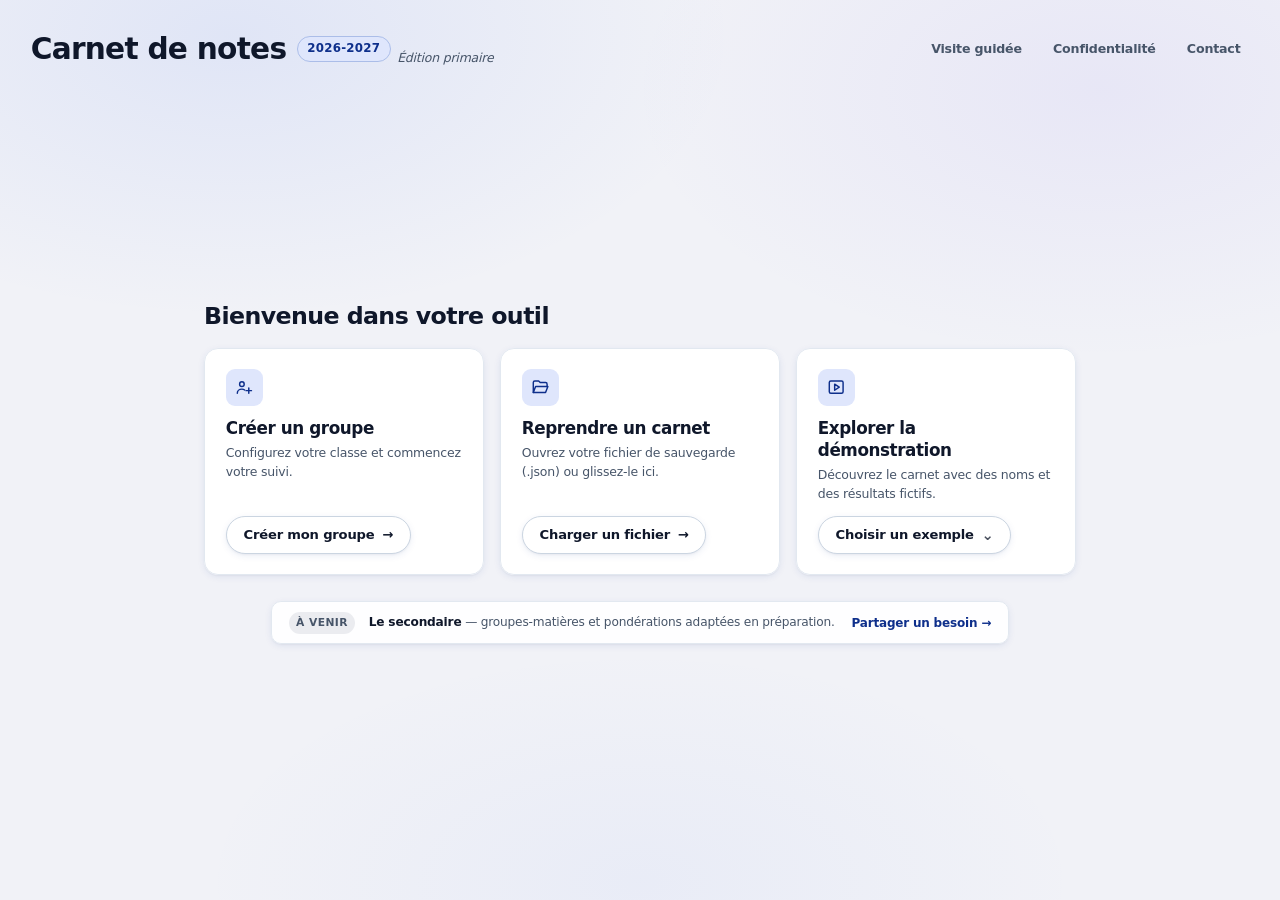
<file: index.html>
<!DOCTYPE html>
<html lang="fr" class="design-studio no-active-group">
<head>
  <meta charset="UTF-8" />
  <meta name="viewport" content="width=device-width, initial-scale=1.0" />
  <meta http-equiv="Content-Security-Policy" content="default-src 'self'; script-src 'self'; style-src 'self' 'unsafe-inline'; img-src 'self' data: blob:; font-src 'self' data:; frame-src 'self'; connect-src 'none'; object-src 'none'; base-uri 'self'; form-action 'self'">
  <meta name="referrer" content="no-referrer" />
  <title>Carnet de notes - 2026/2027</title>
  <script src="carnet-test/js/init-theme.js"></script>
  <script src="echelles-niveaux.js"></script>
  <link rel="stylesheet" href="carnet-test/css/tailwind.css">
  <link rel="stylesheet" href="carnet-test/css/base.css">
  <link rel="stylesheet" href="carnet-test/css/design.css">
  <link rel="stylesheet" href="carnet-test/css/fonctionnalites.css">
  <link rel="stylesheet" href="carnet-test/css/studio.css">
  <link rel="stylesheet" href="carnet-test/css/test.css">
  <link rel="stylesheet" href="carnet-test/css/tutoriel-erika.css">
  <script src="carnet-test/js/demarrage.js" defer></script>
  <script src="carnet-test/js/demarrage-evenements.js" defer></script>
  <script src="carnet-test/vendor/xlsx.bundle.js" defer></script>
</head>
<body class="min-h-screen flex flex-col">
  <aside class="test-sidebar no-print" aria-label="Navigation principale">
    <button id="btnSidebarBrandHome" type="button" class="test-sidebar-brand" title="Retourner à la page principale" aria-label="Carnet de notes 2026-2027 — Retourner à la page principale">
      <span class="brand-heading">Carnet de notes</span>
      <span class="brand-year">2026-2027</span>
    </button>
    <div class="test-sidebar-sections">
      <section class="test-sidebar-section">
        <nav class="test-sidebar-nav" aria-label="Tableau de bord">
          <button id="btnSidebarDashboard" type="button" aria-pressed="false">
            <svg class="hdr-ico" viewBox="0 0 24 24" fill="none" stroke="currentColor" stroke-width="1.9" stroke-linecap="round" stroke-linejoin="round" aria-hidden="true"><rect x="3" y="3" width="7" height="7" rx="1.5"/><rect x="14" y="3" width="7" height="7" rx="1.5"/><rect x="3" y="14" width="7" height="7" rx="1.5"/><rect x="14" y="14" width="7" height="7" rx="1.5"/></svg>
            <span id="sidebarDashboardLabel">Bilan de classe</span>
            <span id="sidebarDashboardBadge" class="sidebar-dash-badge hidden" aria-hidden="true"></span>
          </button>
        </nav>
        <div class="test-sidebar-heading sidebar-legacy-group">
          <h2 id="sidebarGroupLabel" class="test-sidebar-label">Groupe</h2>
          <button id="sidebarSingleGroup" type="button" class="test-single-group">Créer un groupe</button>
          <select id="headerGroupSelect" class="hidden" aria-label="Groupe actif" title="Changer de groupe"></select>
          <div class="test-group-actions">
            <button id="btnSidebarGroupMenu" type="button" aria-label="Options des groupes" aria-expanded="false" aria-controls="sidebarGroupMenu" title="Ajouter un groupe">+</button>
            <div id="sidebarGroupMenu" class="test-group-menu hidden">
              <button id="btnSidebarNewGroup" type="button">Créer un groupe</button>
            </div>
          </div>
        </div>
        <nav id="testClassNavigation" class="test-sidebar-nav" aria-label="Groupe et élèves">
          <button id="btnSidebarGroupChoice" type="button" aria-haspopup="menu" aria-expanded="false" aria-controls="sidebarChoiceMenu">
            <svg class="hdr-ico" viewBox="0 0 24 24" fill="none" stroke="currentColor" stroke-width="2" stroke-linecap="round" stroke-linejoin="round" aria-hidden="true"><rect x="3" y="5" width="18" height="15" rx="2"/><path d="M3 9h18M8 3v4M16 3v4"/></svg>
            <span>Groupe</span><span id="sidebarActiveGroup" class="sidebar-active-group"></span><span aria-hidden="true">▾</span>
          </button>
        </nav>
      </section>
      <section class="test-sidebar-section">
        <h2 class="test-sidebar-label">Étape et bulletin</h2>
        <p id="sidebarTermEmpty" class="test-subject-empty hidden">Aucun groupe créé</p>
        <nav id="testTermNavigation" class="test-sidebar-nav" aria-label="Étapes"></nav>
        <nav id="testReportNavigation" class="test-sidebar-nav" aria-label="Bulletin"></nav>
      </section>
      <section class="test-sidebar-section">
        <h2 class="test-sidebar-label">Matières</h2>
        <nav id="testSubjectNavigation" aria-label="Matières et compétences">
          <div id="subjectSubTabsContainer" class="hidden no-print flex flex-wrap items-center gap-1.5" aria-label="Compétences de la matière"></div>
        </nav>
      </section>
    </div>
    <nav class="test-sidebar-footer test-sidebar-nav" aria-label="Informations et aide">
      <button id="btnErikaGuide" type="button" title="Afficher les repères d’Erika pour cette page">
        <svg class="hdr-ico" viewBox="0 0 24 24" fill="none" stroke="currentColor" stroke-width="1.9" stroke-linecap="round" stroke-linejoin="round" aria-hidden="true"><circle cx="12" cy="12" r="9"/><path d="M9.75 9.5a2.35 2.35 0 0 1 4.55.8c0 1.4-2.3 1.85-2.3 3.2"/><path d="M12 16.8h.01"/></svg>
        <span>Guide d’Erika</span>
      </button>
      <a class="feedback-link" href="mailto:support@carnetdenotes.ca?subject=Suggestion%20pour%20Carnet%20de%20notes" title="Écrire à Carnet de notes">
        <svg class="hdr-ico" viewBox="0 0 24 24" fill="none" stroke="currentColor" stroke-width="2" stroke-linecap="round" stroke-linejoin="round" aria-hidden="true"><rect x="3" y="5" width="18" height="14" rx="2"/><path d="m3 7 9 6 9-6"/></svg>
        <span>Contact</span>
      </a>
      <button id="btnReferences" type="button" title="Informations et sources pédagogiques">
        <svg class="hdr-ico" viewBox="0 0 24 24" fill="none" stroke="currentColor" stroke-width="2" stroke-linecap="round" aria-hidden="true"><circle cx="12" cy="12" r="9"/><path d="M12 11v5M12 8h.01"/></svg>
        <span>Informations et sources</span>
      </button>
      <button id="btnPrivacyPolicy" type="button" class="sidebar-privacy-link">
        <svg class="hdr-ico" viewBox="0 0 24 24" fill="none" stroke="currentColor" stroke-width="1.8" stroke-linecap="round" stroke-linejoin="round" aria-hidden="true"><path d="M12 3 5 6v5c0 4.6 2.8 8.1 7 10 4.2-1.9 7-5.4 7-10V6l-7-3Z"/><path d="m9.2 12 1.8 1.8 3.8-4"/></svg>
        <span>Politique de confidentialité</span>
      </button>
    </nav>
  </aside>
  <div id="sidebarChoiceMenu" class="sidebar-choice-menu hidden no-print" role="menu" aria-label="Choisir un groupe"></div>

  <!-- TOP HEADER (ERGONOMIC, ZERO HORIZONTAL OVERFLOW AT ANY WIDTH) -->
  <header class="test-topbar bg-slate-900 text-white sticky top-0 z-30 shadow-md no-print w-full">
    <div class="site-layout max-w-7xl mx-auto px-3 sm:px-5 py-2.5 flex flex-col gap-2">
      <!-- Row 1: Brand Title + Étape Switcher (Shifted left with Bulletin global at the end of Étape 3) -->
      <div class="flex flex-wrap items-center justify-between gap-3">
        <div class="test-original-brand flex items-baseline gap-2">
          <h1 class="brand-title text-lg sm:text-2xl font-extrabold text-white tracking-tight leading-none">
            Carnet de notes
          </h1>
          <span class="brand-title text-xs sm:text-sm font-extrabold px-2 py-0.5 rounded-md bg-indigo-500/25 border border-indigo-400/40 text-indigo-200">
            2026-2027
          </span>
        </div>

        <!-- ÉTAPE 1, 2, 3 + BULLETIN GLOBAL -->
        <div class="flex flex-wrap items-center gap-2 sm:mr-6">
          <button id="btnNavStudentsTop" type="button" class="px-3 py-1 rounded-lg text-xs font-semibold transition cursor-pointer text-slate-300 hover:text-white hover:bg-slate-800 border border-slate-700 flex items-center gap-1" title="Gérer les élèves, leur niveau et leurs adaptations">
            <svg class="hdr-ico ico-students" viewBox="0 0 24 24" fill="none" stroke="currentColor" stroke-width="2" stroke-linecap="round" stroke-linejoin="round" aria-hidden="true"><circle cx="9" cy="8" r="3.2"/><path d="M3 20c0-3.3 2.7-5.5 6-5.5s6 2.2 6 5.5"/><circle cx="17.2" cy="9.2" r="2.4"/><path d="M16.5 14.6c2.6.2 4.5 2 4.5 4.9"/></svg>
            <span id="sidebarStudentsLabel">Élève(s)</span>
            <span id="headerStudentCount" class="rounded-full bg-slate-700 px-1.5 py-0.5 text-[10px] font-bold">0</span>
          </button>
          <div id="studentSearchPopover" class="test-student-search" role="search">
            <button id="btnStudentSearch" type="button" aria-label="Aller à un(e) élève" title="Aller à un(e) élève">
              <svg viewBox="0 0 24 24" fill="none" stroke="currentColor" stroke-width="2.2" stroke-linecap="round" aria-hidden="true"><circle cx="11" cy="11" r="7"/><path d="M20 20l-3.5-3.5"/></svg>
            </button>
            <input id="headerStudentSearch" type="text" autocomplete="off" role="combobox" aria-autocomplete="list" aria-expanded="false" aria-controls="studentSearchDropdown" aria-label="Aller à un(e) élève" placeholder="Aller à un(e) élève">
            <div id="studentSearchDropdown" class="student-search-dropdown hidden" role="listbox" aria-label="Élèves correspondants"></div>
            <div id="studentSearchMessage" aria-live="polite"></div>
          </div>
          <div class="flex items-center bg-slate-800 p-0.5 rounded-xl border border-slate-700">
            <button type="button" data-term="1" class="term-btn px-3 py-1 rounded-lg text-xs font-bold transition cursor-pointer bg-indigo-600 text-white"><svg class="subject-icon term-icon" viewBox="0 0 24 24" fill="none" stroke="currentColor" stroke-width="1.8" stroke-linecap="round" stroke-linejoin="round" aria-hidden="true"><circle cx="12" cy="12" r="8"/><path d="M12 12V4a8 8 0 0 1 6.93 12z" fill="currentColor" fill-opacity=".35"/></svg><span>Étape 1</span></button>
            <button type="button" data-term="2" class="term-btn px-3 py-1 rounded-lg text-xs font-semibold transition cursor-pointer text-slate-300 hover:text-white"><svg class="subject-icon term-icon" viewBox="0 0 24 24" fill="none" stroke="currentColor" stroke-width="1.8" stroke-linecap="round" stroke-linejoin="round" aria-hidden="true"><circle cx="12" cy="12" r="8"/><path d="M12 12V4a8 8 0 1 1-6.93 12z" fill="currentColor" fill-opacity=".35"/></svg><span>Étape 2</span></button>
            <button type="button" data-term="3" class="term-btn px-3 py-1 rounded-lg text-xs font-semibold transition cursor-pointer text-slate-300 hover:text-white"><svg class="subject-icon term-icon" viewBox="0 0 24 24" fill="none" stroke="currentColor" stroke-width="1.8" stroke-linecap="round" stroke-linejoin="round" aria-hidden="true"><circle cx="12" cy="12" r="8" fill="currentColor" fill-opacity=".35"/><path d="m8.5 12 2.5 2.5 4.5-5"/></svg><span>Étape 3</span></button>
            <div class="h-4 w-px bg-slate-700 mx-1"></div>
            <button id="btnNavGlobalReport" type="button" class="px-3 py-1 rounded-lg text-xs font-bold transition cursor-pointer text-amber-300 hover:bg-amber-500/20 flex items-center gap-1">
              <svg class="subject-icon term-icon" viewBox="0 0 24 24" fill="none" stroke="currentColor" stroke-width="1.8" stroke-linecap="round" stroke-linejoin="round" aria-hidden="true"><rect x="4" y="3" width="16" height="18" rx="2"/><path d="M8.5 17v-3M12 17V9.5M15.5 17v-5"/></svg><span>Synthèse</span>
            </button>
          </div>
        </div>
      </div>

      <!-- Row 2: Action Toolbar (Wraps cleanly, fits narrow Canvas & Google Sites without ever clipping right) -->
      <div class="flex flex-wrap items-center justify-between gap-1.5 pt-1.5 border-t border-slate-800/90">
        <div class="flex flex-wrap items-center gap-1.5">
          <div class="print-menu-anchor">
            <button id="btnPrintView" type="button" class="inline-flex items-center gap-1 px-2.5 py-1 rounded-lg text-xs font-medium bg-slate-800 hover:bg-slate-700 text-slate-200 border border-slate-700 transition cursor-pointer" aria-label="Ouvrir les options d’impression" aria-haspopup="menu" aria-expanded="false" aria-controls="printMenu" title="Choisir ce que vous souhaitez imprimer">
              <svg class="hdr-ico ico-print" viewBox="0 0 24 24" fill="none" stroke="currentColor" stroke-width="2" stroke-linecap="round" stroke-linejoin="round" aria-hidden="true"><path d="M7 9V3h10v6"/><path d="M7 17H5a2 2 0 0 1-2-2v-4a2 2 0 0 1 2-2h14a2 2 0 0 1 2 2v4a2 2 0 0 1-2 2h-2"/><rect x="7" y="14" width="10" height="7" rx="1"/></svg>
              <span>Imprimer</span><span class="print-menu-chevron" aria-hidden="true">▾</span>
            </button>
            <div id="printMenu" class="print-menu hidden no-print" role="menu" aria-label="Options d’impression"></div>
          </div>
          <button id="btnExportExcel" type="button" class="inline-flex items-center gap-1 px-2.5 py-1 rounded-lg text-xs font-semibold text-white shadow-2xs cursor-pointer" aria-label="Exporter ce groupe en Excel" title="Exporter le groupe affiché en fichier Excel (.xlsx)">
            <svg class="hdr-ico" viewBox="0 0 24 24" fill="none" stroke="currentColor" stroke-width="2" stroke-linecap="round" stroke-linejoin="round" aria-hidden="true"><rect x="3.5" y="4" width="17" height="16" rx="2"/><path d="M3.5 10h17M3.5 15h17M10 4v16"/></svg>
            <span>Exporter</span>
          </button>

          <button id="btnExportJSON" type="button" class="inline-flex items-center gap-1 px-2.5 py-1 rounded-lg text-xs font-medium bg-slate-800 hover:bg-slate-700 text-slate-200 border border-slate-700 transition cursor-pointer" aria-label="Sauvegarder le carnet" title="Sauvegarder le carnet dans un fichier (.json)">
            <svg class="hdr-ico ico-save" viewBox="0 0 24 24" fill="none" stroke="currentColor" stroke-width="2" stroke-linecap="round" stroke-linejoin="round" aria-hidden="true"><path d="M5 3h11l3 3v14a1 1 0 0 1-1 1H5a1 1 0 0 1-1-1V4a1 1 0 0 1 1-1z"/><path d="M8 3v5h7V3"/><rect x="7.5" y="13" width="9" height="6" rx="1"/></svg>
            <span>Sauvegarder</span>
          </button>
          <button id="btnOpenJSONDirect" type="button" class="inline-flex items-center gap-1 px-2.5 py-1 rounded-lg text-xs font-medium bg-slate-800 hover:bg-slate-700 text-slate-200 border border-slate-700 transition cursor-pointer" aria-label="Charger un carnet sauvegardé" title="Charger un fichier de sauvegarde (.json)">
            <svg class="hdr-ico ico-load" viewBox="0 0 24 24" fill="none" stroke="currentColor" stroke-width="2" stroke-linecap="round" stroke-linejoin="round" aria-hidden="true"><path d="M3 7a2 2 0 0 1 2-2h4l2 2h8a2 2 0 0 1 2 2v1H7.5a2 2 0 0 0-1.9 1.4L3 18z"/><path d="M3 18l2.6-7.6A2 2 0 0 1 7.5 9H22l-2.4 8.2a2 2 0 0 1-1.9 1.4H3"/></svg>
            <span>Charger</span>
          </button>
          <button id="btnBackupHelp" type="button" class="hdr-icobtn" aria-label="Comment sauvegarder mon carnet ?" title="Comment sauvegarder mon carnet ?">?</button>
          <button id="btnCloseCarnet" type="button" class="hdr-close-button inline-flex items-center gap-1 px-2.5 py-1 rounded-lg text-xs font-medium transition cursor-pointer" aria-label="Fermer le carnet et effacer les données de cet onglet" title="Fermer le carnet et effacer les données de cet onglet" disabled>
            <svg class="hdr-ico" viewBox="0 0 24 24" fill="none" stroke="currentColor" stroke-width="2" stroke-linecap="round" stroke-linejoin="round" aria-hidden="true"><path d="m7 7 10 10M17 7 7 17"/></svg>
            <span>Fermer</span>
          </button>
          <input id="inputImportJSON" type="file" accept=".json,application/json" class="hidden" />
          <span id="fileSyncStatus" class="file-sync-status" data-status="unlinked" role="status" aria-live="polite">Aucun fichier lié</span>

        </div>

        <div class="flex flex-wrap items-center gap-1.5">
          <button id="btnUndo" type="button" class="hdr-icobtn" title="Annuler (Ctrl+Z)" aria-label="Annuler" disabled>
            <svg viewBox="0 0 24 24" fill="none" stroke="currentColor" stroke-width="2.2" stroke-linecap="round" stroke-linejoin="round" aria-hidden="true"><path d="M9 14L4 9l5-5"/><path d="M4 9h10.5a5.5 5.5 0 0 1 0 11H11"/></svg>
          </button>
          <button id="btnRedo" type="button" class="hdr-icobtn" title="Rétablir (Ctrl+Y)" aria-label="Rétablir" disabled>
            <svg viewBox="0 0 24 24" fill="none" stroke="currentColor" stroke-width="2.2" stroke-linecap="round" stroke-linejoin="round" aria-hidden="true"><path d="M15 14l5-5-5-5"/><path d="M20 9H9.5a5.5 5.5 0 0 0 0 11H13"/></svg>
          </button>
          <div class="relative test-settings-anchor">
            <button id="btnSettings" type="button" class="hdr-icobtn" title="Options" aria-label="Options" aria-haspopup="true" aria-expanded="false">
              <svg viewBox="0 0 24 24" fill="none" stroke="currentColor" stroke-width="2" stroke-linecap="round" stroke-linejoin="round" aria-hidden="true"><circle cx="12" cy="12" r="3"/><path d="M19.4 15a1.7 1.7 0 0 0 .3 1.8l.1.1a2 2 0 1 1-2.8 2.8l-.1-.1a1.7 1.7 0 0 0-1.8-.3 1.7 1.7 0 0 0-1 1.5V21a2 2 0 1 1-4 0v-.1a1.7 1.7 0 0 0-1.1-1.5 1.7 1.7 0 0 0-1.8.3l-.1.1a2 2 0 1 1-2.8-2.8l.1-.1a1.7 1.7 0 0 0 .3-1.8 1.7 1.7 0 0 0-1.5-1H3a2 2 0 1 1 0-4h.1a1.7 1.7 0 0 0 1.5-1.1 1.7 1.7 0 0 0-.3-1.8l-.1-.1a2 2 0 1 1 2.8-2.8l.1.1a1.7 1.7 0 0 0 1.8.3H9a1.7 1.7 0 0 0 1-1.5V3a2 2 0 1 1 4 0v.1a1.7 1.7 0 0 0 1 1.5 1.7 1.7 0 0 0 1.8-.3l.1-.1a2 2 0 1 1 2.8 2.8l-.1.1a1.7 1.7 0 0 0-.3 1.8V9a1.7 1.7 0 0 0 1.5 1H21a2 2 0 1 1 0 4h-.1a1.7 1.7 0 0 0-1.5 1z"/></svg>
            </button>
            <div id="settingsPanel" class="hidden" role="dialog" aria-label="Options">
              <div class="sp-title">Options d'affichage</div>
              <div class="sp-row">
                <span>Thème</span>
                <div class="sp-seg" data-pref="theme">
                  <button type="button" data-val="light">Clair</button>
                  <button type="button" data-val="dark">Sombre</button>
                </div>
              </div>
              <label class="sp-row sp-color-columns-toggle">
                <span class="sp-toggle-copy">
                  <span class="sp-toggle-label">Colonnes colorées</span>
                  <small>Sélecteur sur chaque évaluation</small>
                </span>
                <span class="sp-switch">
                  <input type="checkbox" role="switch" data-pref-check="coloredColumns">
                  <span class="sp-switch-track" aria-hidden="true"></span>
                </span>
              </label>
              <div class="sp-row sp-row-color">
                <div class="sp-toggle-copy">
                  <span class="sp-toggle-label">Couleur du thème</span>
                  <small>S’adapte à toute l’interface</small>
                </div>
                <div class="sp-color-controls">
                  <label class="sp-color-picker-wrap" title="Choisir la couleur du thème">
                    <input id="spAccentColor" type="color" value="#1d4ed8" aria-label="Choisir la couleur du thème">
                  </label>
                  <span id="spAccentHex" class="sp-color-hex">#1D4ED8</span>
                  <button id="btnResetAccentColor" type="button" class="sp-color-reset" title="Revenir au bleu par défaut" aria-label="Réinitialiser la couleur">↺</button>
                </div>
              </div>
              <div class="sp-row sp-text-size">
                <label for="spTextSize">Taille du texte</label>
                <input id="spTextSize" type="range" min="0" max="4" step="1" value="2" aria-label="Taille du texte">
                <output id="spTextSizeValue" for="spTextSize">3 / 5</output>
              </div>
              <div class="sp-title" style="margin-top:.6rem">Sauvegarde</div>
              <div class="sp-backup-actions">
                <button id="btnUnlinkJSON" type="button" class="sort-btn" disabled>Aucun fichier lié</button>
              </div>
              <p id="backupEncryptionNotice" class="sp-backup-notice" aria-live="polite">Le carnet reste en mémoire dans cet onglet : sauvegardez votre fichier JSON avant de fermer ou d’actualiser la page.</p>
              <div id="legacyBrowserBackup" class="hidden">
                <p class="sp-backup-notice">Une ancienne copie non chiffrée existe encore dans ce navigateur. Téléchargez-la si vous en avez besoin, puis effacez-la lorsque vous avez vérifié votre fichier.</p>
                <div class="sp-backup-actions">
                  <button id="btnDownloadLegacyBrowser" type="button" class="sort-btn">Télécharger l’ancienne copie du navigateur</button>
                  <button id="btnDeleteLegacyBrowser" type="button" class="sort-btn">Effacer l’ancienne copie du navigateur</button>
                </div>
              </div>
            </div>
          </div>
          <span class="hdr-sep" aria-hidden="true"></span>
          <button id="btnFullscreen" type="button" class="inline-flex items-center gap-1 px-2.5 py-1 rounded-lg text-xs font-medium bg-slate-800 hover:bg-slate-700 text-indigo-300 border border-slate-700 transition cursor-pointer" aria-label="Passer en plein écran" title="Basculer en plein écran">
            <svg class="w-3.5 h-3.5" fill="none" stroke="currentColor" stroke-width="2" viewBox="0 0 24 24"><path stroke-linecap="round" stroke-linejoin="round" d="M4 8V4m0 0h4M4 4l5 5m11-1V4m0 0h-4m4 0l-5 5M4 16v4m0 0h4m-4 0l5-5m11 5l-5-5m5 5v-4m0 4h-4"/></svg>
            <span id="fullscreenBtnLabel">Plein écran</span>
          </button>
        </div>
      </div>
    </div>

    <!-- Row 3: Subject Selector Grid (5 columns on desktop, 2 on mobile — 100% visible, zero overflow) -->
    <div class="test-old-subject-bar bg-slate-800/95 border-t border-slate-700/80 px-3 sm:px-5 py-2">
      <div class="site-layout max-w-7xl mx-auto">
        <div id="subjectTabsContainer" class="grid grid-cols-2 sm:grid-cols-5 gap-1.5">
          <!-- Populated dynamically -->
        </div>
      </div>
    </div>
  </header>

  <!-- MAIN CONTENT AREA -->
  <main id="appWorkspace" class="site-layout flex-1 max-w-7xl w-full mx-auto px-3 sm:px-5 py-4 space-y-4">
    <div id="printMeta" aria-hidden="true"></div>

    <section id="viewHome" class="home-view no-print" aria-label="Accueil et tableau de bord">
      <!-- ÉTAT 1 : PORTAIL D'ACCUEIL PLEIN ÉCRAN (AUCUN GROUPE ACTIF) -->
      <div id="homePortal" class="home-portal">
        <div class="home-portal-shell">
          <div class="home-portal-header">
            <div class="home-portal-brand">
              <h1>Carnet de notes</h1>
              <span class="home-year-pill">2026-2027</span>
              <span class="home-edition">Édition primaire</span>
            </div>
            <nav class="home-portal-links" aria-label="Informations et aide">
              <button id="homeBtnReturnDashboard" type="button" hidden>Revenir au tableau de bord</button>
              <button id="homeBtnErikaGuide" type="button">Visite guidée</button>
              <button id="homeBtnPrivacy" type="button">Confidentialité</button>
              <a href="mailto:support@carnetdenotes.ca?subject=Suggestion%20pour%20Carnet%20de%20notes">Contact</a>
            </nav>
          </div>

          <div class="home-portal-main">
          <div id="homeLegacyBrowserNotice" class="home-legacy-banner hidden" role="status">
            <p>Une ancienne copie du carnet est encore conservée dans ce navigateur.</p>
            <div class="home-legacy-actions">
              <button id="homeBtnDownloadLegacy" type="button" class="home-btn home-btn-secondary home-btn-sm">Télécharger la copie</button>
              <button id="homeBtnDeleteLegacy" type="button" class="home-btn home-btn-secondary home-btn-sm">Effacer du navigateur</button>
            </div>
          </div>

          <section class="home-welcome" aria-labelledby="homeWelcomeTitle">
            <div class="home-welcome-copy">
              <h2 id="homeWelcomeTitle">Bienvenue dans votre outil</h2>
            </div>
          </section>

          <div class="home-actions-grid">
            <article class="home-action-card">
              <span class="home-action-icon" aria-hidden="true">
                <svg viewBox="0 0 24 24" fill="none" stroke="currentColor" stroke-width="1.9" stroke-linecap="round" stroke-linejoin="round"><circle cx="9" cy="8" r="3"/><path d="M3 20c0-3.3 2.7-5.5 6-5.5 1.4 0 2.6.4 3.6 1.2M18 13v7m-3.5-3.5h7"/></svg>
              </span>
              <div class="home-action-copy">
                <h2>Créer un groupe</h2>
                <p>Configurez votre classe et commencez votre suivi.</p>
              </div>
              <button id="homeCreateBtn" type="button" class="home-btn home-btn-secondary">
                <span>Créer mon groupe</span>
                <span class="home-arrow" aria-hidden="true">→</span>
              </button>
            </article>

            <div id="homeDropZone" class="home-action-card home-resume-band">
              <span class="home-action-icon home-resume-icon" aria-hidden="true">
                <svg viewBox="0 0 24 24" fill="none" stroke="currentColor" stroke-width="1.9" stroke-linecap="round" stroke-linejoin="round"><path d="M3 19V6a2 2 0 0 1 2-2h5l2 2h7a2 2 0 0 1 2 2v3"/><path d="M3 19l3-8h16l-3 8z"/></svg>
              </span>
              <div class="home-action-copy home-resume-copy">
                <h2>Reprendre un carnet</h2>
                <p id="homeDropHint">Ouvrez votre fichier de sauvegarde (.json) ou glissez-le ici.</p>
              </div>
              <button id="homeLoadBtn" type="button" class="home-btn home-btn-secondary">
                <span>Charger un fichier</span>
                <span class="home-arrow" aria-hidden="true">→</span>
              </button>
            </div>

            <article class="home-action-card">
              <span class="home-action-icon" aria-hidden="true">
                <svg viewBox="0 0 24 24" fill="none" stroke="currentColor" stroke-width="1.9" stroke-linecap="round" stroke-linejoin="round"><rect x="3" y="4" width="18" height="16" rx="2"/><path d="m10 8 6 4-6 4z"/></svg>
              </span>
              <div class="home-action-copy">
                <h2>Explorer la démonstration</h2>
                <p>Découvrez le carnet avec des noms et des résultats fictifs.</p>
              </div>
              <button id="homeDemoToggle" type="button" class="home-btn home-btn-secondary" aria-expanded="false" aria-controls="homeDemoPanel">
                <span>Choisir un exemple</span>
                <span class="home-chevron" aria-hidden="true">⌄</span>
              </button>
            </article>
          </div>

          <div id="homeDemoPanel" class="home-demo-collapse" aria-hidden="true">
            <div class="home-demo-collapse-inner">
              <div class="home-demo-box">
                <fieldset id="homeDemoChoices" class="home-demo-choices">
                  <legend class="sr-only">Classes de démonstration</legend>
                  <label class="home-demo-option"><input type="radio" name="homeDemoClass" value="presco"><span>Préscolaire</span></label>
                  <label class="home-demo-option"><input type="radio" name="homeDemoClass" value="annee1"><span>1re année</span></label>
                  <label class="home-demo-option"><input type="radio" name="homeDemoClass" value="annee2"><span>2e année</span></label>
                  <label class="home-demo-option"><input type="radio" name="homeDemoClass" value="annee3"><span>3e année</span></label>
                  <label class="home-demo-option"><input type="radio" name="homeDemoClass" value="annee4"><span>4e année</span></label>
                  <label class="home-demo-option"><input type="radio" name="homeDemoClass" value="annee5"><span>5e année</span></label>
                  <label class="home-demo-option"><input type="radio" name="homeDemoClass" value="annee6"><span>6e année</span></label>
                  <label class="home-demo-option"><input type="radio" name="homeDemoClass" value="specialiste"><span>Spécialiste — Éducation physique</span></label>
                  <label class="home-demo-option"><input type="radio" name="homeDemoClass" value="multi"><span>Multi-niveau 5e et 6e</span></label>
                  <label class="home-demo-option"><input type="radio" name="homeDemoClass" value="accueil"><span>Accueil (Multi)</span></label>
                </fieldset>
                <div class="home-demo-footer">
                  <span class="home-demo-note">Aperçu avec noms et résultats fictifs</span>
                  <button id="homeDemoLaunch" type="button" class="home-btn home-btn-primary home-btn-sm">
                    <span>Ouvrir la démonstration</span>
                    <span class="home-arrow" aria-hidden="true">→</span>
                  </button>
                </div>
              </div>
            </div>
          </div>

          <div class="home-coming-soon">
            <span class="home-coming-soon-label">À venir</span>
            <p><strong>Le secondaire</strong><span> — groupes-matières et pondérations adaptées en préparation.</span></p>
            <a href="mailto:support@carnetdenotes.ca?subject=Carnet%20de%20notes%20%E2%80%94%20Secondaire">Partager un besoin <span aria-hidden="true">→</span></a>
          </div>
          </div>

        </div>
      </div>

      <!-- ÉTAT 2 : BILAN DE CLASSE / TABLEAU DE BORD DE SESSION -->
      <div id="homeDashboard" class="home-dashboard" hidden>
        <div class="dash-header">
          <div>
            <h2 id="dashTitle" class="dash-title">Bilan de classe</h2>
          </div>
          <div class="dash-header-controls">
            <div class="dash-term-picker" role="group" aria-label="Étape affichée dans le bilan">
              <button type="button" data-dash-term="1" aria-pressed="false">Étape 1</button>
              <button type="button" data-dash-term="2" aria-pressed="false">Étape 2</button>
              <button type="button" data-dash-term="3" aria-pressed="false">Étape 3</button>
            </div>
          </div>
        </div>

        <div id="dashSaveNotice" class="dash-save-notice hidden" data-status="pending" role="status">
          <svg viewBox="0 0 24 24" fill="none" stroke="currentColor" stroke-width="2" stroke-linecap="round" stroke-linejoin="round" aria-hidden="true"><path d="M12 9v4m0 4h.01M10.3 3.9 1.9 18.5A1.7 1.7 0 0 0 3.4 21h17.2a1.7 1.7 0 0 0 1.5-2.5L13.7 3.9a1.95 1.95 0 0 0-3.4 0Z"/></svg>
          <p id="dashSaveNoticeText"></p>
        </div>

        <section id="dashOverviewSection" class="dash-panel" aria-labelledby="dashOverviewHeading">
          <div class="dash-panel-head">
            <div>
              <h3 id="dashOverviewHeading">Portrait de la classe</h3>
              <p id="dashOverviewMeta" class="dash-panel-sub"></p>
            </div>
            <div id="dashTabs" class="dash-tabs" role="tablist" aria-label="Vues du bilan de classe">
              <button id="dashTabBtnTodo" type="button" role="tab" data-dash-tab="todo" aria-selected="true" aria-controls="dashPanelTodo">
                <span>À faire</span>
                <span id="dashTabTodoCount" class="dash-tab-badge">0</span>
              </button>
              <button id="dashTabBtnStudents" type="button" role="tab" data-dash-tab="students" aria-selected="false" aria-controls="dashPanelStudents">
                <span>Vigie élèves</span>
                <span id="dashTabWatchCount" class="dash-tab-badge">0</span>
              </button>
            </div>
          </div>

          <div id="dashEmptyState" class="dash-empty-state hidden">
            <div class="dash-empty-copy">
              <h4>Votre groupe est prêt à démarrer</h4>
              <ol>
                <li>Ajoutez vos élèves et choisissez leur niveau scolaire (avec des prénoms ou initiales anonymisés).</li>
                <li>Créez une première évaluation ou une grille d’observation dans une compétence.</li>
                <li>Enregistrez une copie sur votre appareil avec <strong>Sauvegarder</strong> dans la barre du haut.</li>
              </ol>
            </div>
            <button id="dashBtnAddStudents" type="button" class="home-btn home-btn-primary home-btn-sm">
              <span>Ajouter des élèves</span>
              <span class="home-arrow" aria-hidden="true">→</span>
            </button>
          </div>

          <div id="dashPanelTodo" class="dash-tab-panel" role="tabpanel" aria-labelledby="dashTabBtnTodo">
            <div id="dashBlockersWrap" class="dash-subblock hidden">
              <h4 class="dash-subblock-title">À débloquer</h4>
              <div id="dashBlockersList" class="dash-action-list"></div>
            </div>

            <div id="dashInProgressWrap" class="dash-subblock">
              <h4 id="dashInProgressTitle" class="dash-subblock-title">Corrections et grilles en cours</h4>
              <div id="dashInProgressList" class="dash-action-list"></div>
            </div>

            <div id="dashFollowupsWrap" class="dash-subblock hidden">
              <div class="dash-subblock-head">
                <h4 class="dash-subblock-title">Reprises et travaux non remis</h4>
                <div class="dash-mini-seg" role="group" aria-label="Regrouper les reprises">
                  <button type="button" data-dash-followup-mode="student" aria-pressed="true">Par élève</button>
                  <button type="button" data-dash-followup-mode="assignment" aria-pressed="false">Par évaluation</button>
                </div>
              </div>
              <div id="dashFollowupsList" class="dash-action-list"></div>
              <p id="dashJustifiedNote" class="dash-justified-note hidden"></p>
            </div>

            <div id="dashCompetenciesWrap" class="dash-subblock">
              <h4 id="dashCompetenciesTitle" class="dash-subblock-title">Couverture de l’étape par compétence</h4>
              <div id="dashCompetenciesList" class="dash-comp-list"></div>
            </div>

            <div id="dashCommentsPriorityWrap" class="dash-subblock hidden">
              <h4 class="dash-subblock-title">Commentaires prioritaires avant le bulletin</h4>
              <div id="dashCommentsPriorityList" class="dash-action-list"></div>
            </div>
          </div>

          <div id="dashPanelStudents" class="dash-tab-panel hidden" role="tabpanel" aria-labelledby="dashTabBtnStudents">
            <div class="dash-radar-toolbar">
              <div id="dashRadarFilters" class="dash-radar-filters" role="group" aria-label="Filtrer les élèves"></div>
              <div id="dashRadarLevelFilter" class="dash-mini-seg hidden" role="group" aria-label="Filtrer par niveau scolaire"></div>
            </div>
            <div id="dashRadarList" class="dash-radar-list"></div>
          </div>
        </section>

        <section id="dashGroupsSection" class="dash-groups-section" aria-labelledby="dashGroupsHeading">
          <div class="dash-section-head">
            <div class="dash-section-title-wrap">
              <h3 id="dashGroupsHeading">Vos groupes</h3>
              <span id="dashGroupsCount" class="dash-count-pill">0</span>
            </div>
          </div>
          <div id="dashGroupsGrid" class="dash-groups-grid"></div>
        </section>
      </div>
    </section>

    <!-- VIEW 1: CARNET & TRAVAUX (ONLY ELEMENT THAT SCROLLS HORIZONTALLY AS WORKS ARE ADDED) -->
    <section id="viewGradebook" class="hidden space-y-3">
      <div id="emptyRosterNotice" class="hidden bg-indigo-50 border border-indigo-200 rounded-xl px-4 py-3 text-sm text-indigo-950">
        <div class="empty-roster-copy">
          <div id="emptyRosterTitle" class="font-bold">Votre carnet est prêt.</div>
          <div id="emptyRosterDescription" class="mt-1">Ajoutez vos élèves et choisissez leur niveau pour afficher les grilles du bon cycle.</div>
          <button id="btnOpenStudentsFromEmpty" type="button" class="mt-2 px-3 py-1.5 rounded-lg bg-indigo-600 text-white text-xs font-bold hover:bg-indigo-500">
            Ajouter des élèves
          </button>
        </div>
      </div>
      <!-- Compact Toolbar -->
      <div class="gradebook-toolbar bg-white rounded-xl border border-slate-200 px-4 py-3 shadow-xs flex flex-wrap items-center justify-between gap-3">
        <div class="flex items-center gap-2 flex-wrap">
          <svg id="gbSubjectIcon" class="gb-subject-icon" viewBox="0 0 24 24" fill="none" stroke="currentColor" stroke-width="1.7" stroke-linecap="round" stroke-linejoin="round" aria-hidden="true"></svg>
          <h2 id="gbSubjectTitle" class="text-base sm:text-lg font-bold text-slate-900">Mathématique — C1 : Résoudre une situation-problème</h2>
        </div>

        <div class="flex flex-wrap items-center gap-2 no-print">
          <div class="new-eval-popover-wrap"><button id="btnNewEvaluation" type="button" aria-expanded="false" aria-controls="newEvaluationChoices" class="inline-flex items-center gap-1 px-3 py-1.5 rounded-lg text-xs font-semibold cursor-pointer">
            <span>＋ Nouvelle évaluation</span>
          </button>
          <div id="newEvaluationChoices" class="new-evaluation-choices hidden" role="group" aria-label="Type d’évaluation">
            <button id="btnOpenAddAssignment" type="button">Déjà réalisée</button>
            <button id="btnAddVisualTraceFromGb" type="button" title="Remplir une grille d’observation">Observable</button></div>
          </div>
          <div class="gradebook-metrics">
            <div class="gradebook-metric"><span>Travaux et traces observables</span><strong id="kpiAssignmentCount">0</strong></div>
            <div class="gradebook-metric"><span>Moyenne du groupe</span><strong id="kpiClassAverage">—</strong></div>
            <div id="kpiIlssPositionedMetric" class="gradebook-metric hidden"><span>Élèves situés</span><strong id="kpiIlssPositionedCount">0 / 0</strong></div>
            <button id="btnWeightMode" type="button" aria-expanded="false" aria-controls="weightControls">Pondération</button>
            <span id="weightWarningBanner" class="hidden px-2 py-0.5 rounded-md text-[11px] font-bold bg-red-100 text-red-800 border border-red-300" role="alert">
              Erreur pondération : <span id="weightTotalVal">0</span> % (doit donner 100 %)
            </span>
            <span id="weightControls" class="hidden inline-flex flex-wrap items-center gap-1.5">
              <button id="btnResetEqualWeights" type="button" class="cursor-pointer" title="Répartir équitablement la pondération entre les évaluations">Répartir également</button>
              <button id="btnUnlockAllWeights" type="button" class="cursor-pointer" title="Libérer toutes les colonnes figées pour qu’elles s’ajustent à nouveau librement">Tout libérer</button>
            </span>
          </div>
          <button id="btnClearStudentFilter" type="button" class="hidden px-2 py-1 rounded-lg text-xs bg-slate-100" aria-label="Effacer la recherche et afficher tous les élèves" title="Afficher tous les élèves"></button>
        </div>
      </div>

      <!-- Gradebook Table: THE ONLY CONTAINER WITH HORIZONTAL SCROLL AS COLUMNS GROW -->
      <div id="gradebookFrame" class="bg-white rounded-xl border border-slate-200 shadow-xs overflow-hidden">
        <div id="gradebookScrollContainer" class="overflow-x-auto custom-scrollbar w-full">
          <table class="w-full text-left border-collapse">
            <thead>
              <tr id="gradebookHeaderRow" class="bg-slate-900 text-white text-[11px] uppercase tracking-wider">
                <!-- Populated dynamically -->
              </tr>
            </thead>
            <tbody id="gradebookBody" class="divide-y divide-slate-200 text-xs">
              <!-- Populated dynamically -->
            </tbody>
          </table>
        </div>
        <span class="gb-fade is-left no-print" aria-hidden="true"></span>
        <span class="gb-fade is-right no-print" aria-hidden="true"></span>
        <button id="gbScrollPrev" type="button" class="gb-scroll-arrow is-prev no-print" aria-controls="gradebookScrollContainer" aria-label="Évaluation précédente" title="Évaluation précédente"><svg viewBox="0 0 24 24" fill="none" stroke="currentColor" stroke-width="2.2" stroke-linecap="round" stroke-linejoin="round" aria-hidden="true"><path d="m15 18-6-6 6-6"/></svg></button>
        <button id="gbScrollNext" type="button" class="gb-scroll-arrow is-next no-print" aria-controls="gradebookScrollContainer" aria-label="Évaluation suivante" title="Évaluation suivante"><svg viewBox="0 0 24 24" fill="none" stroke="currentColor" stroke-width="2.2" stroke-linecap="round" stroke-linejoin="round" aria-hidden="true"><path d="m9 18 6-6-6-6"/></svg></button>
        <div id="gradebookTopScroll" class="gradebook-top-scroll no-print" tabindex="0" role="region" aria-label="Défilement horizontal du carnet"><div></div></div>
      </div>
    </section>

    <!-- VIEW 2: BARÈME (1 SEULE CASE PAR RANGÉE — ZERO HORIZONTAL SCROLL) -->
    <section id="viewBareme" class="hidden space-y-3">
      <div class="studio-hero-card bg-white rounded-xl border border-slate-200 p-4 shadow-xs space-y-3">
        <div class="flex flex-wrap items-center justify-between gap-2 border-b border-slate-100 pb-3">
          <div class="flex items-center gap-2 flex-wrap">
            <button id="btnBackToGradebookFromBareme" type="button" class="px-2.5 py-1.5 rounded-lg text-xs font-bold bg-slate-100 hover:bg-slate-200 text-slate-700 cursor-pointer flex items-center gap-1 no-print">
              <span>← Retour au Carnet</span>
            </button>
            <div>
              <h2 class="text-base sm:text-lg font-bold text-slate-900">Jugement professionnel — <span id="baremeSubjectLabel" class="text-indigo-600"></span></h2>
              <p class="text-xs font-medium text-slate-500">Barème et repères</p>
            </div>
          </div>
          <div class="flex items-center gap-2 no-print">
            <button id="btnClearStudentBareme" type="button" class="px-2.5 py-1.5 rounded-lg text-xs font-medium text-slate-600 hover:text-red-600 bg-slate-100 hover:bg-red-50 transition cursor-pointer">
              Réinitialiser l'élève
            </button>
          </div>
        </div>

        <!-- Student Pill Selector (Wrapped, No Horizontal Scroll) -->
        <div id="baremeStudentPills" class="flex flex-wrap items-center gap-1.5 no-print">
          <!-- Populated dynamically -->
        </div>

        <!-- Majority Calculation & Nuance Selector Banner -->
        <div class="bg-slate-900 text-white rounded-xl p-3.5 flex flex-col lg:flex-row lg:items-center justify-between gap-3">
          <div class="space-y-0.5">
            <div class="text-[11px] uppercase tracking-wider text-slate-400 font-semibold">Élève : <span id="baremeCurrentStudentName" class="text-white font-bold">Élève</span></div>
            <div id="baremeMajorityExplanation" class="text-xs sm:text-sm text-slate-200">
              Aucun critère sélectionné.
            </div>
          </div>

          <div class="flex flex-wrap items-center gap-1 no-print">
            <span class="text-[11px] text-slate-300 mr-1">Cote :</span>
            <div id="baremeFineGradeButtons" class="flex flex-wrap items-center gap-1">
              <!-- A+ to E buttons populated dynamically -->
            </div>
          </div>
        </div>

        <!-- Fluid 5-Column Barème Matrix (1 Choice Per Row — Zero Horizontal Scroll) -->
        <div class="observation-matrix w-full overflow-x-auto custom-scrollbar">
          <table class="rubric-matrix-table">
            <thead>
              <tr class="bg-slate-100 text-slate-800 text-xs">
                <th class="p-2.5 border border-slate-200 w-[17.5%] font-bold text-left">Critères<br>(1 choix / rangée)</th>
                <th class="p-2.5 border border-slate-200 w-[16.5%] text-center rubric-col-A">
                  <div class="font-extrabold">A+ (100) • A (95) • A- (90)</div>
                  <div id="colCountBareme_A" class="mt-0.5 inline-block px-1.5 py-0.2 rounded-full text-[10px] border grade-badge grade-badge-A font-bold">0</div>
                </th>
                <th class="p-2.5 border border-slate-200 w-[16.5%] text-center rubric-col-B">
                  <div class="font-extrabold">B+ (85) • B (80) • B- (75)</div>
                  <div id="colCountBareme_B" class="mt-0.5 inline-block px-1.5 py-0.2 rounded-full text-[10px] border grade-badge grade-badge-B font-bold">0</div>
                </th>
                <th class="p-2.5 border border-slate-200 w-[16.5%] text-center rubric-col-C">
                  <div class="font-extrabold">C+ (70) • C (65) • C- (60)</div>
                  <div id="colCountBareme_C" class="mt-0.5 inline-block px-1.5 py-0.2 rounded-full text-[10px] border grade-badge grade-badge-C font-bold">0</div>
                </th>
                <th class="p-2.5 border border-slate-200 w-[16.5%] text-center rubric-col-D">
                  <div class="font-extrabold">D+ (55) • D (50) • D- (45)</div>
                  <div id="colCountBareme_D" class="mt-0.5 inline-block px-1.5 py-0.2 rounded-full text-[10px] border grade-badge grade-badge-D font-bold">0</div>
                </th>
                <th class="p-2.5 border border-slate-200 w-[16.5%] text-center rubric-col-E">
                  <div class="font-extrabold">E (40)</div>
                  <div id="colCountBareme_E" class="mt-0.5 inline-block px-1.5 py-0.2 rounded-full text-[10px] border grade-badge grade-badge-E font-bold">0</div>
                </th>
              </tr>
            </thead>
            <tbody id="baremeMatrixBody" class="text-xs">
              <!-- Populated dynamically -->
            </tbody>
          </table>
        </div>
        <p class="text-xs text-slate-500">Grille originale d’aide au jugement professionnel — inspirée du PFEQ (MEQ) et de pratiques d’évaluation au primaire.</p>
      </div>
    </section>

    <!-- Éditeur de trace observable -->
    <section id="viewQuickObs" class="hidden space-y-4">
      <div class="studio-hero-card bg-white rounded-xl border border-slate-200 p-4 shadow-xs space-y-3 no-print">
        <div class="flex flex-wrap items-center justify-between gap-2 border-b border-slate-100 pb-3">
          <div class="flex items-center gap-2 flex-wrap">
            <button id="btnBackToGradebookFromTrace" type="button" class="px-2.5 py-1.5 rounded-lg text-xs font-bold bg-slate-100 hover:bg-slate-200 text-slate-700 cursor-pointer flex items-center gap-1">
              <span>← Retour au Carnet</span>
            </button>
            <h2 class="text-base font-bold text-slate-900">Trace observable — <span id="qoSubjectBadge" class="text-indigo-600"></span></h2>
          </div>
        </div>

        <!-- Activity Name & Save Session to Gradebook Bar (Compact & Clean) -->
        <div class="test-trace-save-bar bg-amber-50/90 border border-amber-200 rounded-xl px-3 py-2">
          <div class="qo-trace-main-row flex flex-wrap items-center justify-between gap-2">
            <div class="flex-1 min-w-[210px] flex items-center gap-2">
            <label for="qoSessionTitleInput" class="text-xs font-bold text-amber-950 whitespace-nowrap">Nom de la trace :</label>
            <input id="qoSessionTitleInput" type="text" autocomplete="off" placeholder="Ex: Atelier manipulation fractions, Causerie, Jeu de rôle..." class="flex-1 min-w-0 px-2.5 py-1 rounded-lg border border-amber-300 bg-white text-xs font-semibold focus:outline-none focus:ring-2 focus:ring-amber-500" />
            </div>
            <div id="qoTargetLevelsBox" class="hidden items-center gap-1 flex-wrap"></div>
            <div class="flex items-center gap-1.5 shrink-0">
              <button id="btnCommitObsSessionToGradebook" type="button" class="px-2.5 py-1 rounded-lg bg-indigo-600 hover:bg-indigo-500 text-white font-semibold text-xs shadow-2xs transition cursor-pointer whitespace-nowrap">
                <span id="btnCommitTopLabel">Enregistrer au carnet</span>
              </button>
            </div>
          </div>
          <div id="qoLinkedPartsBox" class="hidden qo-trace-linked-row">
            <span class="text-xs font-bold text-slate-700">Compte aussi pour :</span>
            <span id="qoLinkedParts" class="flex flex-wrap gap-x-4 gap-y-1"></span>
            <span id="qoLinkedHint" class="qo-help-note"></span>
          </div>
        </div>
      </div>

      <div id="qoStudentBox" class="bg-white rounded-xl border border-slate-200 p-4 shadow-xs no-print">
        <div id="qoStudentGrid" class="grid grid-cols-2 sm:grid-cols-5 gap-1.5 w-full">
          <!-- Populated dynamically -->
        </div>
      </div>

      <!-- PART A: INTEGRATED SUBJECT OBSERVABLE RUBRIC (1 SEULE CASE PAR RANGÉE -> DRIVES COTE BELOW) -->
      <div id="observationPrintGrid" class="bg-white rounded-xl border border-slate-200 p-4 shadow-xs space-y-3">
        <div class="qo-rubric-toolbar">
          <div class="qo-rubric-summary bg-indigo-950 text-white p-3 flex flex-col lg:flex-row lg:items-center justify-between gap-3">
            <div class="space-y-0.5">
              <div class="flex items-center gap-2 flex-wrap">
                <span class="qo-banner-heading text-[11px] uppercase tracking-wider text-indigo-300 font-semibold">Grilles d’évaluations — <span id="sgCurrentStudentName" class="text-white font-bold">Élève</span></span>
              </div>
              <div id="sgMajorityExplanation" class="text-xs sm:text-sm text-indigo-100"></div>
            </div>
            <div class="flex items-center gap-2 no-print">
              <button id="btnClearCurrentStudentObs" type="button" class="px-2.5 py-1 rounded-lg text-xs font-semibold bg-indigo-900 hover:bg-red-600 text-indigo-100 hover:text-white border border-indigo-700 transition cursor-pointer">
                Coter N/A (« - ») pour cet élève
              </button>
            </div>
          </div>

          <!-- Choix du format d'outil d'évaluation (Grille d’appréciation / Grille pondérée MEQ) -->
          <div id="qoToolModeBar" class="no-print flex flex-wrap items-center justify-between gap-2 px-3 py-2 bg-slate-50/90">
            <div class="flex items-center gap-2 flex-wrap">
              <span class="text-[11px] font-bold uppercase tracking-wider text-slate-600">Format d’outil :</span>
              <div id="qoModeSegment" class="qo-mode-segment inline-flex items-center flex-wrap" role="group" aria-label="Format de l’outil d’évaluation">
                <!-- Populated dynamically -->
              </div>
            </div>
            <span id="qoModeSubtitle" class="qo-help-note"></span>
          </div>
        </div>

        <!-- Configuration des pondérations officielles MEQ (Mode 2 uniquement) -->
        <div id="qoWeightPresetBar" class="hidden no-print px-3 py-2.5 rounded-xl border border-slate-200 bg-slate-50/70 space-y-2">
          <!-- Populated dynamically -->
        </div>

        <!-- Fluid 5-Column Subject Rubric Table (1 Choice Per Row, Printable) -->
        <div id="qoMatrixScrollWrap" class="observation-matrix w-full overflow-x-auto custom-scrollbar" tabindex="0" role="region" aria-label="Grille d'évaluation">
          <table class="rubric-matrix-table">
            <thead id="sgMatrixHead">
              <tr class="bg-slate-100 text-slate-800 text-[11px]">
                <th class="p-2 border border-slate-200 w-[15%] font-bold text-left">Critère observé<br>(1 choix / rangée)</th>
                <th class="p-2 border border-slate-200 w-[17%] text-center rubric-col-A">
                  <div class="font-extrabold">Niveau A</div>
                  <div class="mt-1 text-[10px] font-semibold">90–100 %</div>
                </th>
                <th class="p-2 border border-slate-200 w-[17%] text-center rubric-col-B">
                  <div class="font-extrabold">Niveau B</div>
                  <div class="mt-1 text-[10px] font-semibold">75–85 %</div>
                </th>
                <th class="p-2 border border-slate-200 w-[17%] text-center rubric-col-C">
                  <div class="font-extrabold">Niveau C</div>
                  <div class="mt-1 text-[10px] font-semibold">60–70 %</div>
                </th>
                <th class="p-2 border border-slate-200 w-[17%] text-center rubric-col-D">
                  <div class="font-extrabold">Niveau D</div>
                  <div class="mt-1 text-[10px] font-semibold">50–55 %</div>
                </th>
                <th class="p-2 border border-slate-200 w-[17%] text-center rubric-col-E">
                  <div class="font-extrabold">Niveau E</div>
                  <div class="mt-1 text-[10px] font-semibold">≤ 40 %</div>
                </th>
              </tr>
            </thead>
            <tbody id="sgMatrixBody" class="text-xs">
              <!-- Populated dynamically -->
            </tbody>
          </table>
        </div>
        <p id="qoInspirationCaption" class="qo-help-note">Grille locale inspirée des cadres MEQ conçue pour évaluer les apprentissages selon les attentes et le contexte.</p>
        <p id="prescoRubricNotice" class="hidden qo-help-note">Préscolaire : le bulletin utilise quatre constats qualitatifs, sans pourcentage officiel. Dans cette grille locale, A et B correspondent au même constat « se développe très bien »; C, D et E correspondent respectivement à « adéquatement », « avec certaines difficultés » et « avec des difficultés importantes ». La cote et le pourcentage calculés ici ne sont pas un constat ministériel : utilisez vos observations et votre jugement pour le bulletin.</p>
        <p id="firstCycleExplorationNotice" class="hidden qo-help-note">Au 1er cycle, cette grille est un outil local d’exploration : le cadre d’évaluation de cette discipline vise les 2e et 3e cycles. La cote affichée ici n’est pas un résultat disciplinaire ministériel pour le 1er cycle.</p>
      </div>

      <!-- Observations -->
        <aside id="qoSidePanel" class="qo-side-panel bg-white rounded-xl border border-slate-200 p-3.5 shadow-xs space-y-3 no-print" aria-label="Observations">
          <div class="qo-side-header flex items-center justify-between gap-2 border-b border-slate-100 pb-2">
            <div class="min-w-0">
              <div class="qo-side-kicker text-[10px] font-bold uppercase tracking-wider text-slate-500 leading-none">Observations</div>
              <h3 id="qoBottomStudentName" class="hidden">Élève</h3>
            </div>
            <span id="qoSideLiveBadge" class="hidden shrink-0 px-2 py-0.5 rounded-md border text-[11px] font-extrabold whitespace-nowrap"></span>
          </div>

          <button id="btnQoResetOverride" type="button" class="hidden text-[10.5px] font-bold text-indigo-600 hover:underline cursor-pointer" title="Cette trace contient une ancienne cote ajustée">Rétablir la cote calculée</button>

          <div class="qo-observations">
            <span id="qoSelectedTagsCount" class="qo-selected-tag-count" aria-live="polite"></span>
            <div id="qoCategoryTabs" class="qo-category-tabs" role="group" aria-label="Domaines d’observation"></div>
            <div id="qoQuickTags" class="qo-observation-choices"></div>
            <div id="qoActiveStudentTagsStrip" class="qo-selected-observations"></div>
            <p class="qo-observation-source qo-help-note">Repères locaux inspirés des <a href="https://www.quebec.ca/education/prescolaire-primaire-et-secondaire/programmes-formations-evaluation/programme-formation-ecole-quebecoise/primaire" target="_blank" rel="noopener noreferrer">compétences transversales du PFEQ ↗</a>, et non une grille officielle. Précisez le contexte dans les notes; les adaptations ne sont pas des déficits.</p>
          </div>

          <details id="qoPreviousWritten" class="qo-previous-written hidden">
            <summary>Textes de forces et défis précédemment consignés</summary>
            <label for="qoStrengthsInput">Forces précédentes</label>
            <textarea id="qoStrengthsInput" rows="2"></textarea>
            <label for="qoChallengesInput">Défis précédents</label>
            <textarea id="qoChallengesInput" rows="2"></textarea>
          </details>

          <div class="space-y-1 pt-1 border-t border-slate-100">
            <label for="qoCommentInput" class="text-[10.5px] font-bold uppercase tracking-wider text-slate-600">Notes</label>
            <textarea id="qoCommentInput" rows="3" placeholder="Notez vos observations pour cet élève..." class="w-full px-2.5 py-1.5 rounded-lg border border-slate-300 text-xs leading-snug focus:outline-none focus:ring-2 focus:ring-indigo-500 resize-y"></textarea>
          </div>
        </aside>

    </section>

    <!-- VIEW 4: LISTE D'ÉLÈVES & ADAPTATIONS À LA PIÈCE -->
    <section id="viewStudents" class="hidden space-y-4">
      <div class="grid grid-cols-1 gap-4">
        <!-- Manage Students & Per-Student Adaptations -->
        <div class="student-manager-card bg-white rounded-xl border border-slate-200 p-4 shadow-xs space-y-3">
          <div class="student-page-heading">
              <h2 id="studentPageHeading">Liste d’élèves</h2>
          </div>

          <div id="groupBar" class="flex flex-wrap items-center gap-1.5 border-b border-slate-100 pb-2.5"></div>

          <div id="studentListTools" class="flex flex-wrap items-center gap-2">
            <label class="search-box">
              <svg viewBox="0 0 24 24" fill="none" stroke="currentColor" stroke-width="2.2" stroke-linecap="round" aria-hidden="true"><circle cx="11" cy="11" r="7"/><path d="M20 20l-3.5-3.5"/></svg>
              <input id="studentSearch" type="search" placeholder="Chercher…" autocomplete="off" aria-label="Chercher un élève dans la liste">
            </label>
            <button id="btnSortAZ" type="button" class="sort-btn" title="Trier par prénom">Prénom <span aria-hidden="true">↓</span></button>
            <button id="btnSortLastName" type="button" class="sort-btn" title="Trier par nom de famille">Nom <span aria-hidden="true">↓</span></button>
            <button id="btnSortGrade" type="button" class="sort-btn" title="Trier par niveau scolaire">Niveau <span aria-hidden="true">↓</span></button>
          </div>

          <p id="noGroupNotice" class="no-group-notice hidden">Pour ajouter des élèves, créez d’abord un groupe depuis « Groupe » dans le menu à gauche.</p>
          <div id="studentManagerList" class="divide-y divide-slate-100">
            <!-- Populated dynamically -->
          </div>
        </div>

      </div>
    </section>

    <dialog id="referencesDialog" aria-labelledby="referencesTitle" class="no-print rounded-xl border border-slate-200 p-4 shadow-xl text-slate-800" style="width:min(720px, 94vw); max-height:85vh; overflow:auto">
      <div class="flex items-center justify-between gap-3">
        <h2 id="referencesTitle" class="text-base font-bold">Informations pédagogiques</h2>
        <button id="btnCloseReferences" type="button" class="px-2 py-1 rounded-lg bg-slate-100" aria-label="Fermer">✕</button>
      </div>
      <details class="bg-white rounded-xl border border-slate-200 p-4 mt-3">
        <summary class="text-sm font-bold cursor-pointer">Genèse du carnet</summary>
        <div class="mt-3 space-y-2 text-xs leading-relaxed">
          <p>Ce carnet est né du désir de réunir dans un même outil les évaluations, les observations et les repères utiles au suivi des apprentissages au primaire.</p>
          <p>Les grilles et les options d’évaluation ont été élaborées à partir de documents ministériels, notamment les programmes, les progressions des apprentissages et les cadres d’évaluation, et s’inspirent de pratiques et de ressources de différents centres de services scolaires.</p>
          <p>Il s’agit d’un outil local d’aide au jugement professionnel, et non d’une grille officielle ou d’une reproduction des documents ministériels. Les attentes et les pratiques applicables demeurent à vérifier dans votre milieu.</p>
        </div>
      </details>
      <details class="bg-white rounded-xl border border-slate-200 p-4 mt-3">
        <summary class="text-sm font-bold cursor-pointer">Adaptation ou modification : quelle différence ?</summary>
        <div class="mt-3 space-y-2 text-xs leading-relaxed">
          <p><strong>Adaptation :</strong> on ajuste les moyens ou les conditions pour répondre aux besoins de l’élève, sans changer les attentes par rapport aux exigences du PFEQ. Par exemple, accorder du temps supplémentaire ou permettre un outil d’aide, lorsque son utilisation est compatible avec ce qui est évalué.</p>
          <p><strong>Modification :</strong> on change les attentes par rapport aux exigences du PFEQ pour l’élève. Par exemple, en mathématique, évaluer des apprentissages d’un cycle antérieur plutôt que les attentes normalement visées pour son niveau. Ce n’est pas simplement une tâche plus courte ou un outil différent.</p>
          <p>La modification est exceptionnelle : elle découle d’une analyse concertée des besoins et s’inscrit dans la démarche du plan d’intervention. Elle peut avoir des conséquences sur le parcours scolaire et la communication des résultats. Vérifiez les règles applicables avec l’équipe-école.</p>
          <p>La flexibilité pédagogique, offerte au quotidien à tous les élèves, est distincte de ces mesures. Ces trois formes ne constituent pas une suite obligatoire d’étapes. Les marqueurs du carnet documentent une situation; ils ne remplacent ni le plan d’intervention ni le jugement professionnel.</p>
          <a class="text-indigo-600 underline" href="https://cdn-contenu.quebec.ca/cdn-contenu/education/pfeq/ressources-pedagogiques/Differencitation-pedago-outil-complementaire3.pdf" target="_blank" rel="noopener noreferrer">MEQ — outil sur l’adaptation et la modification ↗</a>
        </div>
      </details>
      <details class="bg-white rounded-xl border border-slate-200 p-4 mt-3">
        <summary class="text-sm font-bold text-slate-800 cursor-pointer">Références pédagogiques et sources</summary>
        <div class="mt-3 space-y-2 text-xs text-slate-700">
          <p>Choisissez une matière pour afficher ses documents officiels.</p>
          <details class="rounded bg-slate-50 p-2">
            <summary class="font-bold cursor-pointer">Mathématique</summary>
            <ul class="mt-2 space-y-1">
              <li><a class="text-indigo-600 underline" href="https://cdn-contenu.quebec.ca/cdn-contenu/education/pfeq/primaire/programmes/PFEQ-mathematique-primaire.pdf" target="_blank" rel="noopener noreferrer">Programme d’études ↗</a></li>
              <li><a class="text-indigo-600 underline" href="https://cdn-contenu.quebec.ca/cdn-contenu/education/pfeq/primaire/progressions-apprentissages/PFEQ-progression-apprentissages-mathematique-primaire.pdf" target="_blank" rel="noopener noreferrer">Progression des apprentissages ↗</a></li>
              <li><a class="text-indigo-600 underline" href="https://cdn-contenu.quebec.ca/cdn-contenu/education/pfeq/cadres-evaluation/primaire/francais/PFEQ-cadre-evaluation-mathematique-primaire.pdf" target="_blank" rel="noopener noreferrer">Cadre d’évaluation ↗</a></li>
              <li><a class="text-indigo-600 underline" href="https://www.quebec.ca/education/prescolaire-primaire-et-secondaire/programmes-formations-evaluation/programme-formation-ecole-quebecoise/primaire/mathematique" target="_blank" rel="noopener noreferrer">Page officielle et ressources ↗</a></li>
            </ul>
          </details>
          <details class="rounded bg-slate-50 p-2">
            <summary class="font-bold cursor-pointer">Français</summary>
            <ul class="mt-2 space-y-1">
              <li><a class="text-indigo-600 underline" href="https://cdn-contenu.quebec.ca/cdn-contenu/education/pfeq/primaire/programmes/PFEQ-francais-langue-enseignement-primaire.pdf" target="_blank" rel="noopener noreferrer">Programme d’études actuel ↗</a></li>
              <li><a class="text-indigo-600 underline" href="https://cdn-contenu.quebec.ca/cdn-contenu/education/pfeq/primaire/progressions-apprentissages/PFEQ-progression-apprentissages-francais-langue-enseignement-primaire.pdf" target="_blank" rel="noopener noreferrer">Progression des apprentissages ↗</a></li>
              <li><a class="text-indigo-600 underline" href="https://cdn-contenu.quebec.ca/cdn-contenu/education/pfeq/cadres-evaluation/primaire/francais/PFEQ-cadre-evaluation-francais-langue-enseignement-primaire.pdf" target="_blank" rel="noopener noreferrer">Cadre d’évaluation actuel ↗</a></li>
              <li><a class="text-indigo-600 underline" href="https://cdn-contenu.quebec.ca/cdn-contenu/education/pfeq/primaire/programmes/PFEQ-Programme-francais-langue-enseignement-primaire.pdf" target="_blank" rel="noopener noreferrer">Programme actualisé (obligatoire en 2027-2028) ↗</a></li>
              <li><a class="text-indigo-600 underline" href="https://www.quebec.ca/education/prescolaire-primaire-et-secondaire/programmes-formations-evaluation/programme-formation-ecole-quebecoise/primaire/francais-langue-enseignement" target="_blank" rel="noopener noreferrer">Page officielle et ressources ↗</a></li>
              <li><a class="text-indigo-600 underline" href="https://cdn-contenu.quebec.ca/cdn-contenu/education/evaluation-epreuves-ministerielles/documents-information/DI_FLE_4e_prim.pdf" target="_blank" rel="noopener noreferrer">Document d’information, épreuve d’écriture de 4e année (annexe II) ↗</a> : 5 critères à 20 % chacun, utilisés pour la grille pondérée.</li>
              <li><a class="text-indigo-600 underline" href="https://cdn-contenu.quebec.ca/cdn-contenu/education/evaluation-epreuves-ministerielles/documents-information/DI_FLE_6e_prim.pdf" target="_blank" rel="noopener noreferrer">Document d’information, épreuve d’écriture de 6e année (annexe II, version de novembre 2026) ↗</a> : 5 critères à 20 % chacun.</li>
            </ul>
          </details>
          <details class="rounded bg-slate-50 p-2">
            <summary class="font-bold cursor-pointer">Culture et citoyenneté québécoise</summary>
            <ul class="mt-2 space-y-1">
              <li><a class="text-indigo-600 underline" href="https://cdn-contenu.quebec.ca/cdn-contenu/education/pfeq/primaire/programmes/PFEQ-culture-citoyennete-quebecoise-Primaire.pdf" target="_blank" rel="noopener noreferrer">Programme d’études ↗</a></li>
              <li><a class="text-indigo-600 underline" href="https://cdn-contenu.quebec.ca/cdn-contenu/education/pfeq/primaire/progressions-apprentissages/PFEQ-progression-apprentissages-culture-citoyennete-quebecoise-primaire.pdf" target="_blank" rel="noopener noreferrer">Progression des apprentissages ↗</a></li>
              <li><a class="text-indigo-600 underline" href="https://cdn-contenu.quebec.ca/cdn-contenu/education/pfeq/cadres-evaluation/primaire/francais/PFEQ-cadre-evaluation-culture-citoyennete-quebecoise-primaire.pdf" target="_blank" rel="noopener noreferrer">Cadre d’évaluation ↗</a></li>
              <li><a class="text-indigo-600 underline" href="https://www.quebec.ca/education/prescolaire-primaire-et-secondaire/programmes-formations-evaluation/programme-formation-ecole-quebecoise/primaire/culture-citoyennete-quebecoise" target="_blank" rel="noopener noreferrer">Page officielle et ressources ↗</a></li>
            </ul>
          </details>
          <details class="rounded bg-slate-50 p-2">
            <summary class="font-bold cursor-pointer">Science et technologie</summary>
            <ul class="mt-2 space-y-1">
              <li><a class="text-indigo-600 underline" href="https://cdn-contenu.quebec.ca/cdn-contenu/education/pfeq/primaire/programmes/PFEQ-science-technologie-primaire.pdf" target="_blank" rel="noopener noreferrer">Programme d’études ↗</a></li>
              <li><a class="text-indigo-600 underline" href="https://cdn-contenu.quebec.ca/cdn-contenu/education/pfeq/primaire/progressions-apprentissages/PFEQ-progression-apprentissages-science-technologie-primaire.pdf" target="_blank" rel="noopener noreferrer">Progression des apprentissages ↗</a></li>
              <li><a class="text-indigo-600 underline" href="https://cdn-contenu.quebec.ca/cdn-contenu/education/pfeq/cadres-evaluation/primaire/francais/PFEQ-cadre-evaluation-science-technologie-primaire.pdf" target="_blank" rel="noopener noreferrer">Cadre d’évaluation (2e et 3e cycles) ↗</a></li>
              <li><a class="text-indigo-600 underline" href="https://www.quebec.ca/education/prescolaire-primaire-et-secondaire/programmes-formations-evaluation/programme-formation-ecole-quebecoise/primaire/science-technologie" target="_blank" rel="noopener noreferrer">Page officielle et ressources ↗</a></li>
            </ul>
          </details>
          <details class="rounded bg-slate-50 p-2">
            <summary class="font-bold cursor-pointer">Éducation physique et à la santé</summary>
            <ul class="mt-2 space-y-1">
              <li><a class="text-indigo-600 underline" href="https://cdn-contenu.quebec.ca/cdn-contenu/education/pfeq/primaire/programmes/PFEQ-education-physique-primaire.pdf" target="_blank" rel="noopener noreferrer">Programme d’études ↗</a></li>
              <li><a class="text-indigo-600 underline" href="https://cdn-contenu.quebec.ca/cdn-contenu/education/pfeq/primaire/progressions-apprentissages/PFEQ-progression-apprentissages-education-physique-primaire.pdf" target="_blank" rel="noopener noreferrer">Progression des apprentissages ↗</a></li>
              <li><a class="text-indigo-600 underline" href="https://cdn-contenu.quebec.ca/cdn-contenu/education/pfeq/cadres-evaluation/primaire/francais/PFEQ-cadre-evaluation-education-physique-primaire.pdf" target="_blank" rel="noopener noreferrer">Cadre d’évaluation ↗</a></li>
              <li>Échelles des niveaux de compétence :
                <a class="text-indigo-600 underline" href="https://cdn-contenu.quebec.ca/cdn-contenu/education/pfeq/primaire/Echelles-niveau-competence-primaire-1erCycle.pdf" target="_blank" rel="noopener noreferrer">1er cycle ↗</a> ·
                <a class="text-indigo-600 underline" href="https://cdn-contenu.quebec.ca/cdn-contenu/education/pfeq/primaire/Echelles-niveau-competence-primaire-2eCycle.pdf" target="_blank" rel="noopener noreferrer">2e cycle ↗</a> ·
                <a class="text-indigo-600 underline" href="https://cdn-contenu.quebec.ca/cdn-contenu/education/pfeq/primaire/Echelles-niveau-competence-primaire-3eCycle.pdf" target="_blank" rel="noopener noreferrer">3e cycle ↗</a>
              </li>
              <li><a class="text-indigo-600 underline" href="https://www.quebec.ca/education/prescolaire-primaire-et-secondaire/programmes-formations-evaluation/programme-formation-ecole-quebecoise/primaire/education-physique-sante" target="_blank" rel="noopener noreferrer">Page officielle et ressources ↗</a></li>
            </ul>
            <p class="mt-2">Les trois compétences sont suivies séparément, puis réunies dans l’unique résultat de bulletin. Aucun partage fixe entre compétences n’est appliqué.</p>
          </details>
          <details class="rounded bg-slate-50 p-2">
            <summary class="font-bold cursor-pointer">Anglais, langue seconde</summary>
            <ul class="mt-2 space-y-1">
              <li><a class="text-indigo-600 underline" href="https://cdn-contenu.quebec.ca/cdn-contenu/education/pfeq/primaire/programmes/PFEQ-anglais-langue-seconde-1er-cycle-primaire.pdf" target="_blank" rel="noopener noreferrer">Programme d’études, 1er cycle ↗</a></li>
              <li><a class="text-indigo-600 underline" href="https://cdn-contenu.quebec.ca/cdn-contenu/education/pfeq/primaire/programmes/PFEQ-anglais-langue-seconde-2e-3e-cycles-primaire.pdf" target="_blank" rel="noopener noreferrer">Programme d’études, 2e et 3e cycles ↗</a></li>
              <li><a class="text-indigo-600 underline" href="https://cdn-contenu.quebec.ca/cdn-contenu/education/pfeq/primaire/progressions-apprentissages/PFEQ-progression-apprentissages-anglais-langue-seconde-primaire.pdf" target="_blank" rel="noopener noreferrer">Progression des apprentissages ↗</a></li>
              <li><a class="text-indigo-600 underline" href="https://cdn-contenu.quebec.ca/cdn-contenu/education/pfeq/cadres-evaluation/primaire/francais/PFEQ-cadre-evaluation-anglais-langue-seconde-primaire.pdf" target="_blank" rel="noopener noreferrer">Cadre d’évaluation ↗</a></li>
              <li>Échelles des niveaux de compétence :
                <a class="text-indigo-600 underline" href="https://cdn-contenu.quebec.ca/cdn-contenu/education/pfeq/primaire/Echelles-niveau-competence-primaire-1erCycle.pdf" target="_blank" rel="noopener noreferrer">1er cycle ↗</a> ·
                <a class="text-indigo-600 underline" href="https://cdn-contenu.quebec.ca/cdn-contenu/education/pfeq/primaire/Echelles-niveau-competence-primaire-2eCycle.pdf" target="_blank" rel="noopener noreferrer">2e cycle ↗</a> ·
                <a class="text-indigo-600 underline" href="https://cdn-contenu.quebec.ca/cdn-contenu/education/pfeq/primaire/Echelles-niveau-competence-primaire-3eCycle.pdf" target="_blank" rel="noopener noreferrer">3e cycle ↗</a>
              </li>
              <li><a class="text-indigo-600 underline" href="https://www.quebec.ca/education/prescolaire-primaire-et-secondaire/programmes-formations-evaluation/epreuves-ministerielles-evaluation-apprentissages/ponderations-libelles-bulletin/prescolaire-primaire" target="_blank" rel="noopener noreferrer">Pondérations et libellés du bulletin au préscolaire et au primaire ↗</a></li>
              <li><a class="text-indigo-600 underline" href="https://www.quebec.ca/education/prescolaire-primaire-et-secondaire/programmes-formations-evaluation/programme-formation-ecole-quebecoise/primaire/anglais-langue-seconde" target="_blank" rel="noopener noreferrer">Page officielle et ressources ↗</a></li>
            </ul>
          </details>
          <details class="rounded bg-slate-50 p-2">
            <summary class="font-bold cursor-pointer">Géographie, histoire et éducation à la citoyenneté</summary>
            <ul class="mt-2 space-y-1">
              <li><a class="text-indigo-600 underline" href="https://cdn-contenu.quebec.ca/cdn-contenu/education/pfeq/primaire/programmes/PFEQ-univers-social-primaire.pdf" target="_blank" rel="noopener noreferrer">Programme d’études ↗</a></li>
              <li><a class="text-indigo-600 underline" href="https://cdn-contenu.quebec.ca/cdn-contenu/education/pfeq/primaire/progressions-apprentissages/PFEQ-progression-apprentissages-univers-social-primaire.pdf" target="_blank" rel="noopener noreferrer">Progression des apprentissages ↗</a></li>
              <li><a class="text-indigo-600 underline" href="https://cdn-contenu.quebec.ca/cdn-contenu/education/pfeq/cadres-evaluation/primaire/francais/PFEQ-cadre-evaluation-univers-social-primaire.pdf" target="_blank" rel="noopener noreferrer">Cadre d’évaluation (2e et 3e cycles) ↗</a></li>
              <li><a class="text-indigo-600 underline" href="https://www.quebec.ca/education/prescolaire-primaire-et-secondaire/programmes-formations-evaluation/programme-formation-ecole-quebecoise/primaire/geographie-histoire-education-citoyennete" target="_blank" rel="noopener noreferrer">Page officielle et ressources ↗</a></li>
            </ul>
          </details>
          <details class="rounded bg-slate-50 p-2">
            <summary class="font-bold cursor-pointer">Art dramatique</summary>
            <ul class="mt-2 space-y-1">
              <li><a class="text-indigo-600 underline" href="https://cdn-contenu.quebec.ca/cdn-contenu/education/pfeq/primaire/programmes/PFEQ-art-dramatique-primaire.pdf" target="_blank" rel="noopener noreferrer">Programme d’études ↗</a></li>
              <li><a class="text-indigo-600 underline" href="https://cdn-contenu.quebec.ca/cdn-contenu/education/pfeq/primaire/progressions-apprentissages/PFEQ-progression-apprentissages-art-dramatique-primaire.pdf" target="_blank" rel="noopener noreferrer">Progression des apprentissages ↗</a></li>
              <li><a class="text-indigo-600 underline" href="https://cdn-contenu.quebec.ca/cdn-contenu/education/pfeq/cadres-evaluation/primaire/francais/PFEQ-cadre-evaluation-art-dramatique-primaire.pdf" target="_blank" rel="noopener noreferrer">Cadre d’évaluation ↗</a></li>
              <li><a class="text-indigo-600 underline" href="https://www.quebec.ca/education/prescolaire-primaire-et-secondaire/programmes-formations-evaluation/programme-formation-ecole-quebecoise/primaire/art-dramatique" target="_blank" rel="noopener noreferrer">Page officielle et ressources ↗</a></li>
            </ul>
          </details>
          <details class="rounded bg-slate-50 p-2">
            <summary class="font-bold cursor-pointer">Arts plastiques</summary>
            <ul class="mt-2 space-y-1">
              <li><a class="text-indigo-600 underline" href="https://cdn-contenu.quebec.ca/cdn-contenu/education/pfeq/primaire/programmes/PFEQ-arts-plastiques-primaire.pdf" target="_blank" rel="noopener noreferrer">Programme d’études ↗</a></li>
              <li><a class="text-indigo-600 underline" href="https://cdn-contenu.quebec.ca/cdn-contenu/education/pfeq/primaire/progressions-apprentissages/PFEQ-progression-apprentissages-arts-plastiques-primaire.pdf" target="_blank" rel="noopener noreferrer">Progression des apprentissages ↗</a></li>
              <li><a class="text-indigo-600 underline" href="https://cdn-contenu.quebec.ca/cdn-contenu/education/pfeq/cadres-evaluation/primaire/francais/PFEQ-cadre-evaluatioon-arts-plastiques-primaire.pdf" target="_blank" rel="noopener noreferrer">Cadre d’évaluation ↗</a></li>
              <li><a class="text-indigo-600 underline" href="https://www.quebec.ca/education/prescolaire-primaire-et-secondaire/programmes-formations-evaluation/programme-formation-ecole-quebecoise/primaire/arts-plastiques" target="_blank" rel="noopener noreferrer">Page officielle et ressources ↗</a></li>
            </ul>
          </details>
          <details class="rounded bg-slate-50 p-2">
            <summary class="font-bold cursor-pointer">Musique</summary>
            <ul class="mt-2 space-y-1">
              <li><a class="text-indigo-600 underline" href="https://cdn-contenu.quebec.ca/cdn-contenu/education/pfeq/primaire/programmes/PFEQ-musique-primaire.pdf" target="_blank" rel="noopener noreferrer">Programme d’études ↗</a></li>
              <li><a class="text-indigo-600 underline" href="https://cdn-contenu.quebec.ca/cdn-contenu/education/pfeq/primaire/progressions-apprentissages/PFEQ-progression-apprentissages-musique-primaire.pdf" target="_blank" rel="noopener noreferrer">Progression des apprentissages ↗</a></li>
              <li><a class="text-indigo-600 underline" href="https://cdn-contenu.quebec.ca/cdn-contenu/education/pfeq/cadres-evaluation/primaire/francais/PFEQ-cadre-evaluation-musique-primaire.pdf" target="_blank" rel="noopener noreferrer">Cadre d’évaluation ↗</a></li>
              <li>Échelles des niveaux de compétence :
                <a class="text-indigo-600 underline" href="https://cdn-contenu.quebec.ca/cdn-contenu/education/pfeq/primaire/Echelles-niveau-competence-primaire-1erCycle.pdf" target="_blank" rel="noopener noreferrer">1er cycle ↗</a> ·
                <a class="text-indigo-600 underline" href="https://cdn-contenu.quebec.ca/cdn-contenu/education/pfeq/primaire/Echelles-niveau-competence-primaire-2eCycle.pdf" target="_blank" rel="noopener noreferrer">2e cycle ↗</a> ·
                <a class="text-indigo-600 underline" href="https://cdn-contenu.quebec.ca/cdn-contenu/education/pfeq/primaire/Echelles-niveau-competence-primaire-3eCycle.pdf" target="_blank" rel="noopener noreferrer">3e cycle ↗</a>
              </li>
              <li><a class="text-indigo-600 underline" href="https://www.quebec.ca/education/prescolaire-primaire-et-secondaire/programmes-formations-evaluation/epreuves-ministerielles-evaluation-apprentissages/ponderations-libelles-bulletin/prescolaire-primaire" target="_blank" rel="noopener noreferrer">Pondérations et libellés du bulletin ↗</a></li>
              <li><a class="text-indigo-600 underline" href="https://www.quebec.ca/education/prescolaire-primaire-et-secondaire/programmes-formations-evaluation/programme-formation-ecole-quebecoise/primaire/musique" target="_blank" rel="noopener noreferrer">Page officielle et ressources ↗</a></li>
            </ul>
            <p class="mt-2">Les grilles et commentaires sont des repères locaux, non des grilles ministérielles. Le retour réflexif sert à la rétroaction sans compter dans le résultat. Les échelles officielles demeurent consultables aux liens ci-dessus.</p>
          </details>
          <details class="rounded bg-slate-50 p-2">
            <summary class="font-bold cursor-pointer">Accueil — intégration linguistique, scolaire et sociale</summary>
            <ul class="mt-2 space-y-1">
              <li><a class="text-indigo-600 underline" href="https://cdn-contenu.quebec.ca/cdn-contenu/education/pfeq/primaire/programmes/PFEQ-integration-linguistique-scolaire-sociale-primaire.pdf" target="_blank" rel="noopener noreferrer">Programme d’études ↗</a></li>
              <li><a class="text-indigo-600 underline" href="https://cdn-contenu.quebec.ca/cdn-contenu/education/pfeq/cadres-evaluation/primaire/francais/PFEQ-cadre-evaluation-integration-linguistique-scolaire-sociale-primaire.pdf" target="_blank" rel="noopener noreferrer">Cadre d’évaluation ↗</a></li>
              <li><a class="text-indigo-600 underline" href="https://cdn-contenu.quebec.ca/cdn-contenu/education/pfeq/primaire/PFEQ-paliers-evaluation-integration-scolaire-linguistique-primaire.pdf" target="_blank" rel="noopener noreferrer">Paliers pour l’évaluation du français ↗</a></li>
              <li><a class="text-indigo-600 underline" href="https://cdn-contenu.quebec.ca/cdn-contenu/adm/min/education/publications-adm/education/instruction-annuelle/Instruction-annuelle-2026-2027.pdf" target="_blank" rel="noopener noreferrer">Instruction annuelle 2026-2027 ↗</a> : répartition du temps d’enseignement en accueil (65 % ILSS, 20 % mathématique, 15 % autres matières), distincte des résultats.</li>
              <li><a class="text-indigo-600 underline" href="https://www.quebec.ca/education/prescolaire-primaire-et-secondaire/programmes-formations-evaluation/epreuves-ministerielles-evaluation-apprentissages/ponderations-libelles-bulletin/prescolaire-primaire" target="_blank" rel="noopener noreferrer">Libellés du bulletin ↗</a></li>
              <li><a class="text-indigo-600 underline" href="https://www.quebec.ca/education/prescolaire-primaire-et-secondaire/programmes-formations-evaluation/programme-formation-ecole-quebecoise/primaire/integration-linguistique-scolaire-sociale" target="_blank" rel="noopener noreferrer">Page officielle et ressources ↗</a></li>
              <li><a class="text-indigo-600 underline" href="https://ilss.cssdd.gouv.qc.ca/secondaire/support-enseignants-ilss/%C3%A9valuation/receuillir-des-traces" target="_blank" rel="noopener noreferrer">Trianguler les conversations, observations et productions (CSSDD) ↗</a></li>
            </ul>
          </details>
          <details class="rounded bg-slate-50 p-2">
            <summary class="font-bold cursor-pointer">Éducation préscolaire</summary>
            <ul class="mt-2 space-y-1">
              <li><a class="text-indigo-600 underline" href="https://cdn-contenu.quebec.ca/cdn-contenu/education/pfeq/prescolaire/Programme-cycle-prescolaire.pdf" target="_blank" rel="noopener noreferrer">Programme-cycle ↗</a></li>
              <li><a class="text-indigo-600 underline" href="https://cdn-contenu.quebec.ca/cdn-contenu/education/pfeq/prescolaire/Prescolaire-tableau-domaines-competences.pdf" target="_blank" rel="noopener noreferrer">Domaines et compétences ↗</a></li>
              <li><a class="text-indigo-600 underline" href="https://cdn-contenu.quebec.ca/cdn-contenu/education/pfeq/cadres-evaluation/prescolaire/Cadre-evaluation-prescolaire.pdf" target="_blank" rel="noopener noreferrer">Cadre d’évaluation ↗</a></li>
              <li><a class="text-indigo-600 underline" href="https://www.quebec.ca/education/prescolaire-primaire-et-secondaire/programmes-formations-evaluation/programme-formation-ecole-quebecoise/education-prescolaire" target="_blank" rel="noopener noreferrer">Page officielle et ressources ↗</a></li>
            </ul>
            <p class="mt-2">Le programme-cycle propose des éléments d’observation plutôt qu’une progression des apprentissages par année.</p>
          </details>
          <details class="rounded bg-slate-50 p-2">
            <summary class="font-bold cursor-pointer">Banques de commentaires au bulletin</summary>
            <div class="mt-2 space-y-2">
              <p>Les phrases proposées sont des adaptations rédactionnelles locales à choisir selon les observations recueillies. Elles ne constituent ni une banque officielle du Ministère ni une validation par un centre de services scolaire. Les formulations du primaire sont différenciées par cycle et s’inspirent du PFEQ, des cadres d’évaluation et des progressions des apprentissages ci-dessous. Les observations transversales demeurent distinctes du résultat disciplinaire.</p>
              <p>Au préscolaire, les résultats sont des constats sur l’état de développement des compétences; le dernier bulletin présente un bilan par compétence. Aucun pourcentage ne détermine automatiquement un constat. Les quatre constats de la colonne Bilan sont proposés au choix de l’enseignante ou de l’enseignant, selon son jugement professionnel.</p>
              <p>Les éléments marqués d’un astérisque dans les cadres, notamment certaines stratégies, la validation et le retour réflexif, servent à la rétroaction et aux commentaires, sans être pris en compte dans les résultats du bulletin. En mathématique, seuls Résoudre et Raisonner ont un résultat; Communiquer ne constitue pas un résultat distinct. Au 1er cycle, l’anglais comporte uniquement Comprendre des textes entendus (60 %) et Communiquer oralement en anglais (40 %). Aux 2e et 3e cycles, les trois résultats et leurs pondérations officielles sont affichés selon le cycle de l’élève. L’éducation physique regroupe ses trois compétences dans un seul résultat, sans pondération inter-compétences imposée.</p>
              <ul class="list-disc pl-5 space-y-1">
                <li>CSSDD, comité évaluation, <em>Banque de commentaires au préscolaire</em>, document de travail, mise à jour d’octobre 2023, inspiré du comité provincial des conseillères et conseillers pédagogiques à l’éducation préscolaire (CSS de Kamouraska–Rivière-du-Loup, de Montréal, de l’Énergie, du Pays-des-Bleuets, de Laval, de Charlevoix, des Portages-de-l’Outaouais, René-Lévesque et des Chênes) :
                  <a class="text-indigo-600 underline" href="https://drive.google.com/file/d/1dFZVlIs4MGQsyf500kObYa8rHTBzJ-so/view" target="_blank" rel="noopener noreferrer">Banque commentaires bulletin — observations ↗</a> ·
                  <a class="text-indigo-600 underline" href="https://drive.google.com/file/d/1Wt2PlewEz2hFcknUCA0AaBiSL03l70Dy/view" target="_blank" rel="noopener noreferrer">Banque commentaires bulletin — formulaire ↗</a>.
                  Les 67 observations du texte fourni sont adaptées en formulations de progrès et de défis, complétées par des moyens de soutien et des bilans locaux.
                </li>
                <li>CSSDD, <a class="text-indigo-600 underline" href="https://presco.cssdd.gouv.qc.ca/communications-bulletins" target="_blank" rel="noopener noreferrer">Communications et bulletins ↗</a>, sans date. Pour les enfants de 4 ans, certaines observations surlignées dans la source ne devraient pas figurer parmi les défis; ce surlignage n’est pas reproduit ici. Consulter le document d’origine avant de choisir un défi. Le CSSDD recommande un commentaire à la compétence au dernier bulletin lorsque c’est pertinent.</li>
                <li>Ministère de l’Éducation du Québec, <a class="text-indigo-600 underline" href="https://cdn-contenu.quebec.ca/cdn-contenu/education/pfeq/prescolaire/Programme-cycle-prescolaire.pdf" target="_blank" rel="noopener noreferrer">Programme-cycle de l’éducation préscolaire ↗</a>, 2021, et <a class="text-indigo-600 underline" href="https://cdn-contenu.quebec.ca/cdn-contenu/education/pfeq/cadres-evaluation/prescolaire/Cadre-evaluation-prescolaire.pdf" target="_blank" rel="noopener noreferrer">Cadre d’évaluation des apprentissages — Éducation préscolaire ↗</a>, sans date indiquée ici : développement global, domaines et observations en contexte.</li>
                <li>Ministère de l’Éducation du Québec, <a class="text-indigo-600 underline" href="https://www.quebec.ca/education/prescolaire-primaire-et-secondaire/programmes-formations-evaluation/programme-formation-ecole-quebecoise/primaire" target="_blank" rel="noopener noreferrer">Programme de formation de l’école québécoise — Enseignement primaire ↗</a>, sans date indiquée ici : compétences disciplinaires et transversales, repères par cycle.</li>
                <li>Ministère de l’Éducation du Québec, français, langue d’enseignement, primaire :
                  <a class="text-indigo-600 underline" href="https://cdn-contenu.quebec.ca/cdn-contenu/education/pfeq/primaire/programmes/PFEQ-francais-langue-enseignement-primaire.pdf" target="_blank" rel="noopener noreferrer">Programme d’études ↗</a>,
                  <a class="text-indigo-600 underline" href="https://cdn-contenu.quebec.ca/cdn-contenu/education/pfeq/primaire/progressions-apprentissages/PFEQ-progression-apprentissages-francais-langue-enseignement-primaire.pdf" target="_blank" rel="noopener noreferrer">Progression des apprentissages ↗</a> et
                  <a class="text-indigo-600 underline" href="https://cdn-contenu.quebec.ca/cdn-contenu/education/pfeq/cadres-evaluation/primaire/francais/PFEQ-cadre-evaluation-francais-langue-enseignement-primaire.pdf" target="_blank" rel="noopener noreferrer">Cadre d’évaluation des apprentissages ↗</a>, 21 avril 2011 (cadre); dates des programmes et des progressions non précisées ici. Les formulations suivent le programme actuel, et non le programme actualisé obligatoire en 2027-2028.
                </li>
                <li>Ministère de l’Éducation du Québec, mathématique, primaire :
                  <a class="text-indigo-600 underline" href="https://cdn-contenu.quebec.ca/cdn-contenu/education/pfeq/primaire/programmes/PFEQ-mathematique-primaire.pdf" target="_blank" rel="noopener noreferrer">Programme d’études ↗</a>,
                  <a class="text-indigo-600 underline" href="https://cdn-contenu.quebec.ca/cdn-contenu/education/pfeq/primaire/progressions-apprentissages/PFEQ-progression-apprentissages-mathematique-primaire.pdf" target="_blank" rel="noopener noreferrer">Progression des apprentissages ↗</a> et
                  <a class="text-indigo-600 underline" href="https://cdn-contenu.quebec.ca/cdn-contenu/education/pfeq/cadres-evaluation/primaire/francais/PFEQ-cadre-evaluation-mathematique-primaire.pdf" target="_blank" rel="noopener noreferrer">Cadre d’évaluation des apprentissages ↗</a>, 21 avril 2011 (cadre); dates des programmes et des progressions non précisées ici.
                </li>
                <li>Ministère de l’Éducation du Québec, <em>Cadre d’évaluation des apprentissages</em>, enseignement primaire, documents du 21 avril 2011 :
                  <a class="text-indigo-600 underline" href="https://cdn-contenu.quebec.ca/cdn-contenu/education/pfeq/cadres-evaluation/primaire/francais/PFEQ-cadre-evaluation-anglais-langue-seconde-primaire.pdf" target="_blank" rel="noopener noreferrer">Anglais, langue seconde ↗</a> ·
                  <a class="text-indigo-600 underline" href="https://cdn-contenu.quebec.ca/cdn-contenu/education/pfeq/cadres-evaluation/primaire/francais/PFEQ-cadre-evaluation-science-technologie-primaire.pdf" target="_blank" rel="noopener noreferrer">Science et technologie ↗</a> ·
                  <a class="text-indigo-600 underline" href="https://cdn-contenu.quebec.ca/cdn-contenu/education/pfeq/cadres-evaluation/primaire/francais/PFEQ-cadre-evaluation-univers-social-primaire.pdf" target="_blank" rel="noopener noreferrer">Géographie, histoire et éducation à la citoyenneté ↗</a> ·
                  <a class="text-indigo-600 underline" href="https://cdn-contenu.quebec.ca/cdn-contenu/education/pfeq/cadres-evaluation/primaire/francais/PFEQ-cadre-evaluation-education-physique-primaire.pdf" target="_blank" rel="noopener noreferrer">Éducation physique et à la santé ↗</a> ·
                  <a class="text-indigo-600 underline" href="https://cdn-contenu.quebec.ca/cdn-contenu/education/pfeq/cadres-evaluation/primaire/francais/PFEQ-cadre-evaluatioon-arts-plastiques-primaire.pdf" target="_blank" rel="noopener noreferrer">Arts plastiques ↗</a>.
                  Les critères et leurs éléments d’explication servent de repères aux formulations locales par cycle.
                </li>
                <li>Ministère de l’Éducation du Québec, <a class="text-indigo-600 underline" href="https://cdn-contenu.quebec.ca/cdn-contenu/education/pfeq/cadres-evaluation/primaire/francais/PFEQ-cadre-evaluation-culture-citoyennete-quebecoise-primaire.pdf" target="_blank" rel="noopener noreferrer">Cadre d’évaluation des apprentissages — Culture et citoyenneté québécoise, primaire ↗</a>, consulté le 17 novembre 2026 : explorer au 1er cycle, examiner au 2e cycle et réfléchir de façon critique au 3e cycle. Les commentaires portent sur les réalités étudiées; aucune confidence personnelle ni divulgation de la vie privée n’est exigée.</li>
                <li>Ministère de l’Éducation du Québec, <a class="text-indigo-600 underline" href="https://cdn-contenu.quebec.ca/cdn-contenu/education/pfeq/primaire/PFEQ-competences-transversales-primaire.pdf" target="_blank" rel="noopener noreferrer">Programme de formation de l’école québécoise — Compétences transversales, enseignement primaire ↗</a>, consulté le 17 novembre 2026 : méthodes de travail efficaces, communication appropriée, jugement critique et coopération.</li>
                <li>Ministère de l’Éducation du Québec, <a class="text-indigo-600 underline" href="https://cdn-contenu.quebec.ca/cdn-contenu/education/evaluation-epreuves-ministerielles/Choix-ecole-bulletin-unique.pdf" target="_blank" rel="noopener noreferrer">Les choix de notre école à l’heure du bulletin unique ↗</a>, sans date indiquée ici : commentaires issus d’observations pour les compétences transversales.</li>
                <li>CSS des Affluents, école de L’Assomption, <a class="text-indigo-600 underline" href="https://papp.csaffluents.qc.ca/STI/MesUA/api/documents/public/05570bb4-2dfc-4a7e-a19d-c2b0c147f159?numeroAd=006&amp;documentName=Renseignement_parents_4e_2024-2025_20240925_092404.pdf" target="_blank" rel="noopener noreferrer">Renseignements aux parents — 4e année, 2024-2025 ↗</a>, 2024 : repères d’observation pour organiser son travail, savoir communiquer, exercer son jugement critique et travailler en équipe. Les formulations par cycle proposées ici sont des adaptations locales, et non une reproduction de ce document.</li>
              </ul>
            </div>
          </details>
          <details class="rounded bg-slate-50 p-2">
            <summary class="font-bold cursor-pointer">Jugement professionnel — Barème et repères</summary>
            <div class="mt-2 space-y-2">
              <p>Grille originale rédigée pour le Carnet de notes comme outil d’aide au jugement professionnel. Sa structure en cinq volets (attentes de l’étape, démarche et autonomie, mobilisation des ressources internes, retour réflexif et régulation, mobilisation des ressources externes) s’appuie sur l’approche par compétences du <em>Programme de formation de l’école québécoise</em> (PFEQ), des <em>Échelles des niveaux de compétence au primaire</em> et de la <em>Politique d’évaluation des apprentissages</em> du MEQ.</p>
              <p>Cette grille s’inspire librement de pratiques d’évaluation de terrain au primaire (dont un barème interne de l’école primaire de l’Orée-du-Parc, CSSMB, 2021-2022). Cet outil est indépendant et n’est ni affilié ni approuvé par cet établissement ou ce centre de services scolaire.</p>
            </div>
          </details>
          <details class="rounded bg-slate-50 p-2">
            <summary class="font-bold cursor-pointer">Ressources générales et échelles</summary>
            <ul class="mt-2 space-y-1">
              <li><a class="text-indigo-600 underline" href="https://cdn-contenu.quebec.ca/cdn-contenu/education/pfeq/ressources-pedagogiques/Differenciation-pedagogique.pdf" target="_blank" rel="noopener noreferrer">MEQ — Différenciation pédagogique ↗</a></li>
              <li><a class="text-indigo-600 underline" href="https://cdn-contenu.quebec.ca/cdn-contenu/education/pfeq/ressources-pedagogiques/Guide-art-tous-sens.pdf" target="_blank" rel="noopener noreferrer">L’art dans tous les sens — guide pour le domaine des arts ↗</a></li>
              <li><a class="text-indigo-600 underline" href="https://cdn-contenu.quebec.ca/cdn-contenu/education/pfeq/primaire/Echelles-niveau-competence-primaire.pdf" target="_blank" rel="noopener noreferrer">Échelles du primaire de 2002 ↗</a></li>
              <li>Échelles :
                <a href="https://cdn-contenu.quebec.ca/cdn-contenu/education/pfeq/primaire/Echelles-niveau-competence-primaire-1erCycle.pdf" target="_blank" rel="noopener noreferrer" class="text-indigo-600 underline">1er cycle ↗</a> ·
                <a href="https://cdn-contenu.quebec.ca/cdn-contenu/education/pfeq/primaire/Echelles-niveau-competence-primaire-2eCycle.pdf" target="_blank" rel="noopener noreferrer" class="text-indigo-600 underline">2e cycle ↗</a> ·
                <a href="https://cdn-contenu.quebec.ca/cdn-contenu/education/pfeq/primaire/Echelles-niveau-competence-primaire-3eCycle.pdf" target="_blank" rel="noopener noreferrer" class="text-indigo-600 underline">3e cycle ↗</a>
              </li>
            </ul>
          </details>
        </div>
      </details>
    </dialog>

    <!-- VIEW 5: BULLETIN GLOBAL & BILAN FACTUEL ANNUEL DE L'ÉLÈVE -->
    <section id="viewGlobalReport" class="hidden space-y-4">
      <div class="global-report-toolbar bg-white rounded-xl border border-slate-200 p-4 shadow-xs space-y-3 no-print">
        <div class="gr-toolbar-head flex flex-wrap items-center justify-between gap-2 border-b border-slate-100 pb-2.5">
          <div class="flex items-center gap-2 flex-wrap min-w-0">
            <h2 class="text-xl sm:text-2xl font-extrabold text-slate-900">Synthèse annuelle</h2>
            <span id="grGroupNamePill" class="gr-group-pill hidden"></span>
            <span id="grStudentCounter" class="gr-student-counter hidden" aria-live="polite"></span>
          </div>
          <div class="flex items-center gap-1.5 flex-wrap">
            <label id="grStudentSearchWrap" class="gr-search-box hidden">
              <svg viewBox="0 0 24 24" fill="none" stroke="currentColor" stroke-width="2.2" stroke-linecap="round" aria-hidden="true"><circle cx="11" cy="11" r="7"/><path d="M20 20l-3.5-3.5"/></svg>
              <input id="grStudentSearch" type="search" placeholder="Filtrer un élève…" autocomplete="off" aria-label="Filtrer les élèves dans la synthèse">
            </label>
            <div class="gr-student-sort-toggle" role="group" aria-label="Ordre des élèves dans la synthèse">
              <button type="button" data-gr-student-sort="firstName" aria-pressed="false" title="Trier par prénom (A à Z)"><svg class="sort-icon" viewBox="0 0 24 24" fill="none" stroke="currentColor" stroke-width="2" stroke-linecap="round" stroke-linejoin="round" aria-hidden="true"><path d="M7 4v16M3.5 16.5 7 20l3.5-3.5M17 20V4M13.5 7.5 17 4l3.5 3.5"/></svg><span>Prénom</span></button>
              <button type="button" data-gr-student-sort="lastName" aria-pressed="true" title="Trier par nom de famille (A à Z)"><svg class="sort-icon" viewBox="0 0 24 24" fill="none" stroke="currentColor" stroke-width="2" stroke-linecap="round" stroke-linejoin="round" aria-hidden="true"><path d="M7 4v16M3.5 16.5 7 20l3.5-3.5M17 20V4M13.5 7.5 17 4l3.5 3.5"/></svg><span>Nom de famille</span></button>
            </div>
            <div class="gr-student-view-toggle" role="group" aria-label="Affichage de la liste des élèves">
              <button type="button" data-gr-student-view="select" aria-label="Afficher les élèves dans une liste déroulante" title="Liste déroulante">
                <svg viewBox="0 0 24 24" fill="none" stroke="currentColor" stroke-width="1.8" stroke-linecap="round" stroke-linejoin="round" aria-hidden="true"><rect x="3" y="5" width="18" height="14" rx="2"/><path d="m8 10 4 4 4-4"/></svg>
              </button>
              <button type="button" data-gr-student-view="grid" aria-label="Afficher tous les élèves" title="Tous les élèves affichés">
                <svg viewBox="0 0 24 24" fill="none" stroke="currentColor" stroke-width="1.8" stroke-linecap="round" stroke-linejoin="round" aria-hidden="true"><rect x="3" y="3" width="7" height="7" rx="1.5"/><rect x="14" y="3" width="7" height="7" rx="1.5"/><rect x="3" y="14" width="7" height="7" rx="1.5"/><rect x="14" y="14" width="7" height="7" rx="1.5"/></svg>
              </button>
            </div>
            <button id="btnGrPrevStudent" type="button" class="gr-nav-btn" title="Élève précédent (Alt + ←)">← Préc.</button>
            <button id="btnGrNextStudent" type="button" class="gr-nav-btn" title="Élève suivant (Alt + →)">Suiv. →</button>
          </div>
        </div>

        <div id="grStudentBand" class="grid grid-cols-2 sm:grid-cols-5 gap-1.5 w-full">
          <!-- Populated dynamically -->
        </div>
      </div>

      <!-- Personalized Student Report Card -->
      <div id="grReportContent" class="space-y-4">
        <!-- Populated dynamically with 100% deterministic, factual data & SVG charts -->
      </div>
    </section>

  </main>
  <script src="carnet-test/js/navigation.js"></script>

  <dialog id="customRubricDialog" class="custom-rubric-dialog no-print" aria-labelledby="customRubricDialogTitle" aria-describedby="customRubricDialogHelp">
    <div class="custom-rubric-dialog-head">
      <div>
        <span class="print-dialog-kicker">Clé en main</span>
        <h2 id="customRubricDialogTitle">Créer ma grille personnalisée</h2>
        <p id="customRubricDialogHelp">Adaptez les niveaux, les critères et les descripteurs. Le total des poids doit atteindre 100 %.</p>
      </div>
      <button id="btnCloseCustomRubric" type="button" class="print-dialog-close" aria-label="Fermer l’éditeur">✕</button>
    </div>
    <div id="customRubricEditor" class="custom-rubric-editor"></div>
    <div class="custom-rubric-footer">
      <div>
        <span id="customRubricWeightTotal" class="custom-rubric-total" aria-live="polite">Poids total : 0 %</span>
        <span id="customRubricValidation" class="custom-rubric-validation" aria-live="polite"></span>
      </div>
      <div class="custom-rubric-actions">
        <button id="btnDeleteCustomRubric" type="button" class="custom-rubric-delete" hidden>Supprimer la grille</button>
        <button id="btnCancelCustomRubric" type="button" class="print-dialog-secondary">Annuler</button>
        <button id="btnApplyCustomRubric" type="button" class="print-dialog-primary">Sauvegarder la grille</button>
      </div>
    </div>
  </dialog>

  <dialog id="saveBackupDialog" class="backup-dialog no-print" aria-labelledby="saveBackupTitle">
    <div class="backup-dialog-heading">
      <div>
        <h2 id="saveBackupTitle">Sauvegarder le carnet</h2>
        <p>Enregistrez tous vos groupes dans un fichier de sauvegarde (.json).</p>
      </div>
      <button id="btnCloseSaveBackup" type="button" class="backup-dialog-close" aria-label="Fermer">×</button>
    </div>
    <div class="backup-save-options">
      <button id="btnSaveJSONNormal" type="button" class="backup-save-option">
        <strong>Sauvegarde normale</strong>
        <span>Fichier de sauvegarde (.json) sans mot de passe pour rouvrir et mettre à jour le carnet. Son contenu n’est pas chiffré.</span>
      </button>
      <button id="btnSaveJSONEncrypted" type="button" class="backup-save-option">
        <strong>Sauvegarde chiffrée</strong>
        <span>Fichier de sauvegarde (.json) protégé par mot de passe. Sur Chrome et Edge, les changements peuvent aussi s’y enregistrer automatiquement.</span>
      </button>
    </div>
    <p class="sp-backup-notice">Les deux options conservent le carnet complet (tous vos groupes). Privilégiez la sauvegarde chiffrée sur une clé USB ou un appareil partagé.</p>
  </dialog>

  <dialog id="exportExcelDialog" class="backup-dialog no-print" aria-labelledby="exportExcelTitle">
    <div class="backup-dialog-heading">
      <div>
        <h2 id="exportExcelTitle">Exporter ce groupe en Excel</h2>
        <p>Choisissez le type de classeur à créer pour le groupe affiché.</p>
      </div>
      <button id="btnCloseExportExcel" type="button" class="backup-dialog-close" aria-label="Fermer">×</button>
    </div>
    <div class="backup-save-options">
      <button id="btnExportExcelNormal" type="button" class="backup-save-option">
        <strong>Excel normal</strong>
        <span>Classeur .xlsx pour consulter, filtrer et analyser les résultats.</span>
      </button>
      <button id="btnExportExcelProtected" type="button" class="backup-save-option">
        <strong>Excel protégé</strong>
        <span>Classeur .xlsx qui demande le mot de passe directement dans Excel.</span>
      </button>
    </div>
    <p class="sp-backup-notice">L’export Excel sert à consulter ou analyser le groupe affiché. Pour rouvrir votre carnet plus tard, utilisez le bouton Sauvegarder (.json).</p>
  </dialog>

  <dialog id="privacyPolicyDialog" class="privacy-policy-dialog no-print" aria-labelledby="privacyPolicyTitle">
    <div class="privacy-policy-heading">
      <h2 id="privacyPolicyTitle">Politique de confidentialité</h2>
      <button id="btnClosePrivacyPolicy" type="button" class="backup-dialog-close" aria-label="Fermer">×</button>
    </div>
    <iframe src="politique-confidentialite.html" title="Politique de confidentialité" loading="lazy"></iframe>
  </dialog>

  <dialog id="backupHelpDialog" class="backup-dialog no-print" aria-labelledby="backupHelpTitle">
    <div class="backup-dialog-heading">
      <h2 id="backupHelpTitle">Comment sauvegarder mon carnet ?</h2>
      <button id="btnCloseBackupHelp" type="button" class="backup-dialog-close" aria-label="Fermer">×</button>
    </div>
    <div class="backup-help-content">
      <p>Carnet de notes n’enregistre pas vos élèves sur un serveur en ligne ni dans votre navigateur : tout reste dans votre onglet ouvert. Pour conserver votre travail d’une séance à l’autre, enregistrez-le dans un <strong>fichier de sauvegarde</strong> (<code>.json</code>) : il contient <strong>tous vos groupes</strong>, vos élèves, vos résultats, vos observations et vos commentaires.</p>

      <h4>1. Enregistrer la première fois</h4>
      <p>Cliquez sur <strong>Sauvegarder</strong> dans la barre du haut, puis choisissez <strong>Sauvegarde normale</strong> (ou <strong>Sauvegarde chiffrée</strong> avec mot de passe). Rangez le fichier dans un dossier dédié sur votre appareil ou dans l’espace approuvé par votre établissement.</p>

      <h4>2. En cours de travail : selon votre navigateur</h4>
      <p>Vérifiez le statut affiché à droite des boutons en haut :</p>
      <ul>
        <li><strong>Sur Chrome ou Edge (sur ordinateur) :</strong> une fois enregistré, votre fichier reste normalement <strong>lié</strong> au carnet (<em>« Fichier lié »</em>) et vos changements suivants s’y enregistrent automatiquement. <em>(Si le statut indique « Lecture seule », cliquez sur <strong>Sauvegarder</strong> pour autoriser la mise à jour.)</em></li>
        <li><strong>Sur Safari, Firefox, tablette ou poste restreint :</strong> chaque clic sur <strong>Sauvegarder</strong> télécharge une nouvelle copie dans votre dossier <strong>Téléchargements</strong> (<em>« Copie téléchargée : non liée »</em>). Recliquez sur <strong>Sauvegarder</strong> après vos modifications importantes et gardez la copie la plus récente.</li>
      </ul>
      <p class="backup-help-tip">Avant de fermer ou d’actualiser la page, le navigateur vous avertit s’il reste des changements non enregistrés.</p>

      <h4>3. Reprendre votre carnet — ou changer d’appareil</h4>
      <ul>
        <li><strong>Sur l’écran d’accueil :</strong> cliquez sur <strong>Charger un fichier</strong> ou glissez-déposez votre fichier <code>.json</code> dans <em>Reprendre un carnet</em>.</li>
        <li><strong>Si un carnet est déjà ouvert :</strong> cliquez sur <strong>Charger</strong> en haut (le fichier choisi remplace alors le carnet affiché).</li>
        <li><strong>Classe ↔ maison :</strong> transférez votre fichier <code>.json</code> par un moyen autorisé par votre établissement (espace infonuagique du CSS, clé USB), puis ouvrez-le avec <strong>Charger</strong>. Évitez d’ouvrir le même fichier dans deux onglets en même temps.</li>
      </ul>

      <h4>4. Faire une copie de sécurité</h4>
      <p>Une fois par semaine — ou avant les bulletins — enregistrez une deuxième copie de votre fichier <code>.json</code> à un autre endroit sûr (espace OneDrive ou Google Drive du CSS, ou clé USB rangée en sécurité).</p>

      <h4>Sauvegarde vs Excel : quelle différence ?</h4>
      <p>Le bouton <strong>Exporter</strong> crée un fichier Excel (<code>.xlsx</code>) pour consulter ou imprimer les résultats du <strong>groupe affiché</strong>. Il ne permet pas de rouvrir le carnet : seul le fichier de sauvegarde (<code>.json</code>) permet de reprendre votre travail.</p>

      <details><summary><strong>Protéger mes fichiers avec un mot de passe</strong></summary>
        <p><strong>Sauvegarde chiffrée (<code>.json</code>) :</strong> cliquez sur <strong>Sauvegarder</strong>, puis <strong>Sauvegarde chiffrée</strong>. Choisissez un mot de passe d’au moins 12 caractères et confirmez-le. Il sera demandé lorsque vous rouvrirez ce fichier avec <strong>Charger</strong>. Un mot de passe oublié rend le fichier irrécupérable ; les copies non chiffrées créées auparavant restent inchangées.</p>
        <p><strong>Excel protégé (<code>.xlsx</code>) :</strong> cliquez sur <strong>Exporter</strong>, puis <strong>Excel protégé</strong> (12 à 255 caractères). Le mot de passe sera demandé directement à l’ouverture dans Excel.</p>
      </details>

      <details><summary><strong>Sur un poste partagé ou pour délier un fichier</strong></summary>
        <p>Avant de quitter un ordinateur partagé, enregistrez votre fichier à l’endroit prévu, cliquez sur <strong>Fermer</strong> dans la barre du haut puis <strong>fermez l’onglet du navigateur</strong>. Si une copie a été téléchargée sur ce poste, supprimez-la du dossier <strong>Téléchargements</strong>.</p>
        <p>Pour arrêter la sauvegarde automatique vers un fichier lié, ouvrez les <strong>Options</strong> (icône d’engrenage en haut à droite) et cliquez sur <strong>Délier le fichier</strong>.</p>
      </details>
    </div>
    <div class="backup-dialog-actions"><button id="btnDoneBackupHelp" type="button" class="backup-dialog-primary">J’ai compris</button></div>
  </dialog>

  <dialog id="backupPasswordDialog" class="backup-dialog no-print" aria-labelledby="backupPasswordTitle">
    <form id="backupPasswordForm">
      <div class="backup-dialog-heading"><h2 id="backupPasswordTitle">Protéger la sauvegarde</h2></div>
      <p id="backupPasswordHelp"></p>
      <label for="backupPassword">Mot de passe</label>
      <input id="backupPassword" type="password" autocomplete="off" required aria-describedby="backupPasswordHelp backupPasswordError" class="w-full border rounded px-2 py-1">
      <div id="backupPasswordConfirmRow">
        <label for="backupPasswordConfirm">Confirmer le mot de passe</label>
        <input id="backupPasswordConfirm" type="password" autocomplete="off" aria-describedby="backupPasswordMatch backupPasswordError" class="w-full border rounded px-2 py-1">
        <p id="backupPasswordMatch" role="status" aria-live="polite"></p>
      </div>
      <p id="backupPasswordError" role="alert"></p>
      <div class="backup-dialog-actions">
        <button id="btnCancelBackupPassword" type="button" class="backup-dialog-secondary">Annuler</button>
        <button id="btnConfirmBackupPassword" type="submit" class="backup-dialog-primary">Continuer</button>
      </div>
    </form>
  </dialog>

  <dialog id="observablePrintDialog" class="observable-print-dialog no-print" aria-labelledby="observablePrintTitle">
    <form id="observablePrintForm">
      <div class="print-dialog-heading">
        <div class="print-dialog-heading-copy">
          <span class="print-dialog-kicker">Impression groupée</span>
          <h2 id="observablePrintTitle">Grilles d’une évaluation observable</h2>
          <p>Choisissez une évaluation et les élèves à inclure. Une page complète est préparée par élève.</p>
        </div>
        <button id="btnCloseObservablePrint" type="button" class="print-dialog-close" aria-label="Fermer">✕</button>
      </div>
      <div class="observable-print-form">
        <section>
          <label for="observablePrintAssignment">Évaluation</label>
          <select id="observablePrintAssignment" required></select>
          <p id="observablePrintAssignmentHint" class="print-dialog-hint"></p>
        </section>
        <section>
          <div class="print-section-label">
            <span>Élèves</span>
            <button id="btnToggleObservableStudents" type="button">Tout désélectionner</button>
          </div>
          <div id="observablePrintStudents" class="print-student-choices"></div>
        </section>
        <section>
          <span class="print-field-label">Contenu à imprimer</span>
          <div class="print-format-options" role="radiogroup" aria-label="Contenu des grilles">
            <label><input type="radio" name="observablePrintFormat" value="filled" checked><span><strong>Grilles complétées</strong><small>Choix, cote et observations déjà consignés.</small></span></label>
            <label><input type="radio" name="observablePrintFormat" value="blank"><span><strong>Grilles vierges</strong><small>Même format, avec le nom de chaque élève.</small></span></label>
          </div>
        </section>
      </div>
      <div class="print-dialog-footer">
        <span id="observablePrintSummary" role="status"></span>
        <div>
          <button id="btnCancelObservablePrint" type="button" class="print-dialog-secondary">Annuler</button>
          <button type="submit" class="print-dialog-primary">
            <svg viewBox="0 0 24 24" fill="none" stroke="currentColor" stroke-width="2" stroke-linecap="round" stroke-linejoin="round" aria-hidden="true"><path d="M7 9V3h10v6"/><path d="M7 17H5a2 2 0 0 1-2-2v-4a2 2 0 0 1 2-2h14a2 2 0 0 1 2 2v4a2 2 0 0 1-2 2h-2"/><rect x="7" y="14" width="10" height="7" rx="1"/></svg>
            Imprimer les grilles
          </button>
        </div>
      </div>
    </form>
  </dialog>

  <dialog id="summaryPrintDialog" class="observable-print-dialog no-print" aria-labelledby="summaryPrintTitle">
    <form id="summaryPrintForm">
      <div class="print-dialog-heading">
        <div class="print-dialog-heading-copy">
          <span class="print-dialog-kicker">Synthèses individuelles</span>
          <h2 id="summaryPrintTitle">Choisir les synthèses à imprimer</h2>
          <p>Préparez une fiche annuelle pour un ou plusieurs élèves, avec seulement les sections utiles.</p>
        </div>
        <button id="btnCloseSummaryPrint" type="button" class="print-dialog-close" aria-label="Fermer">✕</button>
      </div>
      <div class="observable-print-form">
        <section>
          <div class="print-section-label">
            <span>Élèves</span>
            <span class="print-section-shortcuts">
              <button id="btnSummaryCurrentStudent" type="button">Élève affiché seulement</button>
              <button id="btnToggleSummaryStudents" type="button">Tout désélectionner</button>
            </span>
          </div>
          <div id="summaryPrintStudents" class="print-student-choices"></div>
        </section>
        <section>
          <span class="print-field-label">Éléments à inclure</span>
          <div id="summaryPrintOptions" class="print-format-options summary-print-options">
            <label><input type="checkbox" value="overall" checked><span><strong>Moyenne indicative</strong><small>Résultat annuel global, avec mention provisoire au besoin.</small></span></label>
            <label><input type="checkbox" value="summary" checked><span><strong>Sommaire par matière</strong><small>Résultats des trois étapes, progression et moyenne annuelle.</small></span></label>
            <label><input type="checkbox" value="supports" checked><span><strong>Profil et adaptations</strong><small>Adaptations, mesures d’appui et observations fréquentes.</small></span></label>
            <label><input type="checkbox" value="pending" checked><span><strong>Travaux en suivi</strong><small>Travaux non remis, justifiés ou en reprise.</small></span></label>
            <label><input type="checkbox" value="details" checked><span><strong>Détail des évaluations</strong><small>Travaux, traces, pondérations et résultats consignés.</small></span></label>
          </div>
        </section>
      </div>
      <div class="print-dialog-footer">
        <span id="summaryPrintSummary" role="status"></span>
        <div>
          <button id="btnCancelSummaryPrint" type="button" class="print-dialog-secondary">Annuler</button>
          <button type="submit" class="print-dialog-primary">
            <svg viewBox="0 0 24 24" fill="none" stroke="currentColor" stroke-width="2" stroke-linecap="round" stroke-linejoin="round" aria-hidden="true"><path d="M7 9V3h10v6"/><path d="M7 17H5a2 2 0 0 1-2-2v-4a2 2 0 0 1 2-2h14a2 2 0 0 1 2 2v4a2 2 0 0 1-2 2h-2"/><rect x="7" y="14" width="10" height="7" rx="1"/></svg>
            Imprimer les synthèses
          </button>
        </div>
      </div>
    </form>
  </dialog>

  <dialog id="baremePrintDialog" class="observable-print-dialog no-print" aria-labelledby="baremePrintTitle">
    <form id="baremePrintForm">
      <div class="print-dialog-heading">
        <div class="print-dialog-heading-copy">
          <span class="print-dialog-kicker">Impression groupée</span>
          <h2 id="baremePrintTitle">Jugement professionnel — Barème et repères</h2>
          <p>Choisissez une matière ou compétence, puis les élèves dont vous souhaitez imprimer la grille de repères.</p>
        </div>
        <button id="btnCloseBaremePrint" type="button" class="print-dialog-close" aria-label="Fermer">✕</button>
      </div>
      <div class="observable-print-form">
        <section>
          <label for="baremePrintSubject">Matière ou compétence</label>
          <select id="baremePrintSubject" required></select>
          <p id="baremePrintSubjectHint" class="print-dialog-hint"></p>
        </section>
        <section id="baremePrintFormatBox" class="bareme-format-reveal" aria-labelledby="baremePrintFormatTitle">
          <span id="baremePrintFormatTitle" class="print-field-label">Format de la grille</span>
          <div class="print-format-options" role="radiogroup" aria-label="Format de la grille">
            <label><input type="radio" name="baremePrintFormat" value="filled" checked><span><strong>Telle que remplie</strong><small>Choix et cote actuels de chaque élève.</small></span></label>
            <label><input type="radio" name="baremePrintFormat" value="blank"><span><strong>Vierge avec noms</strong><small>Grille sans choix ni cote, avec le nom préinscrit.</small></span></label>
          </div>
        </section>
        <section>
          <div class="print-section-label">
            <span>Élèves</span>
            <button id="btnToggleBaremeStudents" type="button">Tout désélectionner</button>
          </div>
          <div id="baremePrintStudents" class="print-student-choices"></div>
        </section>
      </div>
      <div class="print-dialog-footer">
        <span id="baremePrintSummary" role="status"></span>
        <div>
          <button id="btnCancelBaremePrint" type="button" class="print-dialog-secondary">Annuler</button>
          <button type="submit" class="print-dialog-primary">
            <svg viewBox="0 0 24 24" fill="none" stroke="currentColor" stroke-width="2" stroke-linecap="round" stroke-linejoin="round" aria-hidden="true"><path d="M7 9V3h10v6"/><path d="M7 17H5a2 2 0 0 1-2-2v-4a2 2 0 0 1 2-2h14a2 2 0 0 1 2 2v4a2 2 0 0 1-2 2h-2"/><rect x="7" y="14" width="10" height="7" rx="1"/></svg>
            Imprimer les grilles
          </button>
        </div>
      </div>
    </form>
  </dialog>

  <dialog id="backupLoadDialog" class="backup-dialog no-print" role="alertdialog" aria-labelledby="backupLoadTitle" aria-describedby="backupLoadMessage">
    <div class="backup-dialog-heading"><h2 id="backupLoadTitle">Charger un autre carnet ?</h2></div>
    <p id="backupLoadMessage">Le fichier choisi remplacera le carnet actuellement affiché. Si vos dernières modifications ne sont pas sauvegardées dans un fichier, elles seront perdues. Vous pouvez annuler et cliquer sur « Sauvegarder » d’abord.</p>
    <div class="backup-dialog-actions">
      <button id="btnCancelBackupLoad" type="button" class="backup-dialog-secondary" autofocus>Annuler</button>
      <button id="btnConfirmBackupLoad" type="button" class="backup-dialog-primary">Choisir un fichier</button>
    </div>
  </dialog>

  <div id="modalUnsavedObservation" class="fixed inset-0 bg-slate-900/60 backdrop-blur-xs z-50 hidden items-center justify-center p-4 no-print" role="alertdialog" aria-modal="true" aria-labelledby="unsavedObservationTitle" aria-describedby="unsavedObservationMessage">
    <div class="bg-white rounded-2xl max-w-md w-full p-5 shadow-xl border border-slate-200 space-y-4">
      <div class="flex items-start gap-3">
        <span class="inline-flex h-9 w-9 shrink-0 items-center justify-center rounded-full bg-amber-100 text-amber-800" aria-hidden="true">
          <svg class="h-5 w-5" fill="none" stroke="currentColor" stroke-width="1.8" viewBox="0 0 24 24"><path stroke-linecap="round" stroke-linejoin="round" d="M12 9v4m0 4h.01M10.3 3.9 1.9 18.5A1.7 1.7 0 0 0 3.4 21h17.2a1.7 1.7 0 0 0 1.5-2.5L13.7 3.9a1.95 1.95 0 0 0-3.4 0Z"/></svg>
        </span>
        <div class="space-y-1">
          <h3 id="unsavedObservationTitle" class="text-base font-bold text-slate-900">Trace non enregistrée au carnet</h3>
          <p id="unsavedObservationMessage" class="text-sm leading-relaxed text-slate-600">Cette trace n’apparaîtra pas au carnet ni dans l’export Excel tant que vous ne l’aurez pas enregistrée au carnet.</p>
        </div>
      </div>
      <div class="flex flex-wrap justify-end gap-2 pt-1">
        <button id="btnStayOnObservation" type="button" class="px-3.5 py-2 rounded-lg text-xs font-semibold text-slate-700 hover:bg-slate-100 border border-slate-200 cursor-pointer">Continuer à modifier</button>
        <button id="btnLeaveObservation" type="button" class="px-4 py-2 rounded-lg text-xs font-semibold bg-amber-700 hover:bg-amber-800 text-white shadow-xs cursor-pointer">Quitter sans enregistrer</button>
      </div>
    </div>
  </div>

  <!-- MODAL: ADD ASSIGNMENT (/100) -->
  <div id="modalAddAssignment" class="fixed inset-0 bg-slate-900/60 backdrop-blur-xs z-50 hidden items-center justify-center p-4 no-print" role="dialog" aria-modal="true" aria-labelledby="modalAddAssignmentTitle">
    <div class="bg-white rounded-2xl max-w-md w-full p-5 shadow-xl border border-slate-200 space-y-4">
      <div class="flex items-center justify-between border-b border-slate-100 pb-3">
        <h3 id="modalAddAssignmentTitle" class="text-base font-bold text-slate-900">Ajout d’une évaluation</h3>
        <button id="btnCloseModalAssignment" type="button" aria-label="Fermer" class="text-slate-400 hover:text-slate-600 text-lg font-bold cursor-pointer">✕</button>
      </div>
      <div class="space-y-3">
        <div>
          <label for="inputAssignmentTitle" class="block text-xs font-semibold text-slate-700 mb-1">Nom du travail / de l'évaluation (obligatoire)</label>
          <input id="inputAssignmentTitle" type="text" autocomplete="off" placeholder="Ex: Situation-problème : Le jardin, Dictée #1..." class="w-full px-3 py-2 rounded-lg border border-slate-300 text-sm focus:outline-none focus:ring-2 focus:ring-indigo-500" />
        </div>
        <div id="asgOutOfBox">
          <label for="inputAssignmentOutOf" class="block text-xs font-semibold text-slate-700 mb-1">Barème de saisie (dénominateur) : note sur…</label>
          <div class="flex items-center gap-2">
            <span class="text-sm font-bold text-slate-500">/</span>
            <input id="inputAssignmentOutOf" type="number" min="1" step="any" value="100" class="w-24 px-3 py-2 rounded-lg border border-slate-300 text-sm focus:outline-none focus:ring-2 focus:ring-indigo-500" />
            <span class="text-[11px] text-slate-500">Ex. : 40 signifie que la note brute est sur 40 (ramenée sur 100).</span>
          </div>
        </div>
        <div id="asgWeightBox">
          <label for="inputAssignmentWeight" class="block text-xs font-semibold text-slate-700 mb-1">Pondération dans l’étape (optionnel)</label>
          <div class="flex items-center gap-2">
            <input id="inputAssignmentWeight" type="number" min="0" max="100" step="1" placeholder="Auto" class="w-24 px-3 py-2 rounded-lg border border-slate-300 text-sm focus:outline-none focus:ring-2 focus:ring-indigo-500" />
            <span class="text-sm font-bold text-slate-500">%</span>
            <span id="asgWeightHint" class="text-[11px] text-slate-500">Vide = rééquilibrage automatique à 100 % avec les autres évaluations.</span>
          </div>
        </div>
        <div id="asgIlssEvidenceBox" class="hidden rounded-lg border border-slate-200 bg-slate-50 p-2.5 space-y-2">
          <div class="text-xs font-semibold text-slate-700">Nature de la trace (triangulation)</div>
          <div class="flex flex-wrap gap-3 text-xs text-slate-700">
            <label class="inline-flex items-center gap-1.5 cursor-pointer"><input type="radio" name="asgIlssEvidence" value="observation"><span>Observation</span></label>
            <label class="inline-flex items-center gap-1.5 cursor-pointer"><input type="radio" name="asgIlssEvidence" value="conversation"><span>Conversation</span></label>
            <label class="inline-flex items-center gap-1.5 cursor-pointer"><input type="radio" name="asgIlssEvidence" value="production" checked><span>Production</span></label>
          </div>
          <p class="text-[11px] text-slate-500">En ILSS, le palier (P1–P5) et la cote (A–D) se consignent directement dans le tableau, sans note numérique.</p>
        </div>
        <div id="asgTargetLevelsBox" class="hidden rounded-lg border border-slate-200 bg-slate-50 p-2.5">
          <div class="text-xs font-semibold text-slate-700 mb-1.5">Niveaux visés par cette évaluation :</div>
          <div id="asgTargetLevelsList" class="flex flex-wrap gap-1.5"></div>
        </div>
        <div id="asgLinkedPartsBox" class="hidden rounded-lg border border-slate-200 bg-slate-50 p-2.5">
          <div class="text-xs font-semibold text-slate-700 mb-1">Cette évaluation vise aussi…</div>
          <div id="asgLinkedParts" class="flex flex-wrap gap-x-4 gap-y-1"></div>
          <p class="mt-1.5 text-[11px] text-slate-500">La note est saisie une seule fois et apparaît dans chaque onglet coché. La pondération (%) se règle séparément dans chaque onglet : elle peut valoir 10 % d’une compétence et 25 % d’une autre.</p>
        </div>
        <div>
          <label for="inputAssignmentDate" class="block text-xs font-semibold text-slate-700 mb-1">Date (optionnel)</label>
          <input id="inputAssignmentDate" type="date" class="w-full px-3 py-2 rounded-lg border border-slate-300 text-sm focus:outline-none focus:ring-2 focus:ring-indigo-500" />
        </div>
      </div>
      <div class="flex items-center justify-end gap-2 pt-2">
        <button id="btnCancelModalAssignment" type="button" class="px-3.5 py-2 rounded-lg text-xs font-semibold text-slate-600 hover:bg-slate-100 cursor-pointer">Annuler</button>
        <button id="btnConfirmAddAssignment" type="button" class="px-4 py-2 rounded-lg text-xs font-semibold bg-indigo-600 hover:bg-indigo-500 text-white shadow-xs cursor-pointer">Ajouter au carnet</button>
      </div>
    </div>
  </div>

  <!-- MODAL: NIVEAUX VISÉS PAR L'ÉVALUATION -->
  <div id="modalTargetLevels" class="fixed inset-0 bg-slate-900/60 backdrop-blur-xs z-50 hidden items-center justify-center p-4 no-print" role="dialog" aria-modal="true" aria-labelledby="modalTargetLevelsTitle">
    <div class="bg-white rounded-2xl max-w-sm w-full p-5 shadow-xl border border-slate-200 space-y-3">
      <div class="flex items-center justify-between border-b border-slate-100 pb-2.5">
        <h3 id="modalTargetLevelsTitle" class="text-sm font-bold text-slate-900">Niveaux visés par l'évaluation</h3>
        <button id="btnCloseModalTargetLevels" type="button" class="text-slate-400 hover:text-slate-600 text-base font-bold cursor-pointer" aria-label="Fermer le choix des niveaux">✕</button>
      </div>
      <p id="modalTargetLevelsAsgTitle" class="text-xs font-bold text-indigo-700 truncate"></p>
      <div class="text-[11px] text-slate-500">Cochez les niveaux d'élèves auxquels cette évaluation s'applique :</div>
      <div id="modalTargetLevelsList" class="space-y-2 py-1"></div>
      <div class="flex items-center justify-end gap-2 pt-2 border-t border-slate-100">
        <button id="btnConfirmTargetLevels" type="button" class="px-4 py-1.5 rounded-lg text-xs font-bold bg-indigo-600 hover:bg-indigo-500 text-white shadow-2xs cursor-pointer">Valider</button>
      </div>
    </div>
  </div>

  <dialog id="addStudentDialog" class="backup-dialog no-print" aria-labelledby="addStudentTitle">
    <form id="addStudentForm">
      <div class="backup-dialog-heading"><h2 id="addStudentTitle">Ajout d’élève</h2></div>
      <p class="privacy-entry-note">
        <svg viewBox="0 0 24 24" fill="none" stroke="currentColor" stroke-width="1.8" stroke-linecap="round" stroke-linejoin="round" aria-hidden="true"><path d="M12 3 5 6v5c0 4.6 2.8 8.1 7 10 4.2-1.9 7-5.4 7-10V6l-7-3Z"/><path d="m9.2 12 1.8 1.8 3.8-4"/></svg>
        <span>Pour respecter la confidentialité des élèves, veuillez utiliser des noms fictifs ou anonymisés dans vos listes.</span>
      </p>
      <label for="newStudentName">Prénom</label>
      <input id="newStudentName" type="text" autocomplete="off" required autofocus>
      <label for="newStudentLastName">Nom de famille</label>
      <input id="newStudentLastName" type="text" autocomplete="off">
      <div class="backup-dialog-actions">
        <button id="btnCancelAddStudent" type="button" class="backup-dialog-secondary">Annuler</button>
        <button id="btnAddStudent" type="submit" class="backup-dialog-primary">Ajouter</button>
      </div>
    </form>
  </dialog>

  <!-- MODAL: GROUP -->
  <div id="modalGroup" class="fixed inset-0 bg-slate-900/60 backdrop-blur-xs z-50 hidden items-center justify-center p-4 no-print" role="dialog" aria-modal="true" aria-labelledby="groupModalTitle">
    <div class="bg-white rounded-2xl max-w-md w-full p-5 shadow-xl border border-slate-200 space-y-3">
      <div class="flex items-center justify-between border-b border-slate-100 pb-3">
        <h3 id="groupModalTitle" class="text-base font-bold text-slate-900">Nouveau groupe</h3>
        <button id="btnGroupClose" type="button" class="text-slate-400 hover:text-slate-600 text-lg font-bold cursor-pointer" aria-label="Fermer la fenêtre du groupe">✕</button>
      </div>
      <div>
        <label for="groupNameInput" class="block text-xs font-semibold text-slate-700 mb-1">Nom du groupe</label>
        <input id="groupNameInput" type="text" autocomplete="off" required placeholder="Ex. : 5e A, Préscolaire B…" class="w-full px-3 py-2 rounded-lg border border-slate-300 text-sm focus:outline-none focus:ring-2 focus:ring-indigo-500" />
      </div>
      <div>
        <label for="groupLevelSelect" class="block text-xs font-semibold text-slate-700 mb-1">Niveau du groupe</label>
        <select id="groupLevelSelect" class="w-full px-3 py-2 rounded-lg border border-slate-300 bg-white text-sm focus:outline-none focus:ring-2 focus:ring-indigo-500">
          <option value="P">Préscolaire</option>
          <option value="1">1re année</option>
          <option value="2">2e année</option>
          <option value="3">3e année</option>
          <option value="4">4e année</option>
          <option value="5">5e année</option>
          <option value="6">6e année</option>
          <option value="accueil">Accueil (Multi)</option>
          <option value="">Sélection individuelle</option>
        </select>
      </div>
      <div>
        <div class="text-xs font-semibold text-slate-700 mb-1">Matière(s) que vous enseignez à ce groupe</div>
        <div id="groupSubjectList" class="grid grid-cols-2 gap-x-3 gap-y-1"></div>
      </div>
      <div id="groupCopyBox" class="hidden">
        <label for="groupCopySelect" class="block text-xs font-semibold text-slate-700 mb-1">Reprendre la liste d’élèves de…</label>
        <select id="groupCopySelect" class="w-full px-3 py-2 rounded-lg border border-slate-300 text-sm bg-white"></select>
      </div>
      <p class="privacy-entry-note">
        <svg viewBox="0 0 24 24" fill="none" stroke="currentColor" stroke-width="1.8" stroke-linecap="round" stroke-linejoin="round" aria-hidden="true"><path d="M12 3 5 6v5c0 4.6 2.8 8.1 7 10 4.2-1.9 7-5.4 7-10V6l-7-3Z"/><path d="m9.2 12 1.8 1.8 3.8-4"/></svg>
        <span>Pour respecter la confidentialité des élèves, veuillez utiliser des noms fictifs ou anonymisés dans vos listes.</span>
      </p>
      <div class="flex items-center justify-end gap-2 pt-2">
        <button id="btnGroupCancel" type="button" class="px-3.5 py-2 rounded-lg text-xs font-semibold text-slate-600 hover:bg-slate-100 cursor-pointer">Annuler</button>
        <button id="btnGroupSave" type="button" class="px-4 py-2 rounded-lg text-xs font-semibold bg-indigo-600 hover:bg-indigo-500 text-white shadow-xs cursor-pointer">Enregistrer</button>
      </div>
    </div>
  </div>

  <!-- MODAL: DELETE LINKED ASSIGNMENT -->
  <div id="modalDeleteLinked" class="fixed inset-0 bg-slate-900/60 backdrop-blur-xs z-50 hidden items-center justify-center p-4 no-print" role="dialog" aria-modal="true" aria-label="Supprimer une évaluation liée">
    <div class="bg-white rounded-2xl max-w-sm w-full p-5 shadow-xl border border-slate-200 space-y-3">
      <div class="flex items-center justify-between border-b border-slate-100 pb-3">
        <h3 class="text-base font-bold text-slate-900">Supprimer l’évaluation</h3>
        <button id="btnDelLinkedClose" type="button" class="text-slate-400 hover:text-slate-600 text-lg font-bold cursor-pointer">✕</button>
      </div>
      <p class="text-sm text-slate-700">« <strong id="delLinkedTitle"></strong> » est aussi présente dans : <strong id="delLinkedNames"></strong>.</p>
      <div class="flex flex-col gap-2 pt-1">
        <button id="btnDelLinkedAll" type="button" class="px-4 py-2 rounded-lg text-xs font-semibold bg-rose-100 hover:bg-rose-200 text-rose-900 border border-rose-200 cursor-pointer">Supprimer partout</button>
        <button id="btnDelLinkedHere" type="button" class="px-4 py-2 rounded-lg text-xs font-semibold bg-slate-100 hover:bg-slate-200 text-slate-800 border border-slate-200 cursor-pointer">Retirer seulement de cet onglet</button>
        <button id="btnDelLinkedCancel" type="button" class="px-3.5 py-2 rounded-lg text-xs font-semibold text-slate-600 hover:bg-slate-100 cursor-pointer">Annuler</button>
      </div>
    </div>
  </div>

  <!-- MODAL: BANQUE & ASSISTANT DE COMMENTAIRES -->
  <div id="modalCommentBank" class="fixed inset-0 bg-slate-900/60 backdrop-blur-xs z-50 hidden items-center justify-center p-4 no-print" role="dialog" aria-modal="true" aria-labelledby="cbModalTitle">
    <div class="cb-dialog">
      <div class="cb-heading">
        <div>
          <h3 id="cbModalTitle" class="text-base font-bold text-slate-900">Commentaires au bulletin</h3>
          <p id="cbModalSubtitle" class="text-xs text-slate-600 mt-0.5"></p>
          <p id="cbBankGuidance" class="text-xs text-slate-600 mt-1"></p>
        </div>
        <button id="btnCbClose" type="button" class="text-slate-400 hover:text-slate-600 text-lg font-bold cursor-pointer" aria-label="Fermer">✕</button>
      </div>

      <div class="cb-toolbar">
        <div class="flex items-center gap-2 flex-wrap">
          <label for="cbPronounSelect" class="text-xs font-semibold text-slate-700">Formulation :</label>
          <select id="cbPronounSelect" class="px-2.5 py-1 rounded-lg border border-slate-300 bg-white text-xs font-semibold text-slate-800">
            <option value="prenom">Prénom + « il » (sans répétition)</option>
            <option value="prenom_elle">Prénom + « elle » (accords féminins)</option>
            <option value="il">« Il » uniquement</option>
            <option value="elle">« Elle » uniquement (accords féminins)</option>
          </select>
        </div>
        <button id="btnCbAutoSynthesize" type="button" class="cb-action cb-action-primary" title="Rédige un paragraphe cohérent selon la note, le barème et les observations de l’élève">
          <svg class="w-3.5 h-3.5" viewBox="0 0 24 24" fill="none" stroke="currentColor" stroke-width="2" stroke-linecap="round" stroke-linejoin="round" aria-hidden="true"><path d="M12 20h9"/><path d="M16.5 3.5a2.1 2.1 0 0 1 3 3L7 19l-4 1 1-4Z"/></svg>
          <span>Synthèse selon le dossier</span>
        </button>
      </div>

      <div class="cb-body">
        <section class="cb-bank" aria-labelledby="cbBankTitle">
          <div class="cb-section-heading">
            <h4 id="cbBankTitle">Banque de formulations</h4>
            <p>Cochez pour ajouter; décochez pour retirer.</p>
          </div>
          <div id="cbPhraseList" class="cb-choices custom-scrollbar"></div>
        </section>
        <section class="cb-editor" aria-labelledby="cbEditorTitle">
          <div class="cb-section-heading">
            <h4 id="cbEditorTitle"><label for="cbTextarea">Commentaire au bulletin</label></h4>
            <p>Modifiez librement le texte avant de l’appliquer.</p>
          </div>
          <textarea id="cbTextarea" placeholder="Rédigez votre commentaire, choisissez des formulations ou utilisez la synthèse selon le dossier."></textarea>
          <div class="cb-editor-meta">
            <span id="cbCharCount" role="status">0 caract.</span>
            <button id="btnCbClear" type="button" class="cb-action" title="Effacer le texte et les énoncés sélectionnés">Réinitialiser</button>
          </div>
        </section>
      </div>

      <div class="cb-footer">
        <button id="btnCbCopy" type="button" class="cb-action">Copier le texte</button>
        <div class="flex items-center gap-2">
          <button id="btnCbCancel" type="button" class="cb-action">Annuler</button>
          <button id="btnCbSave" type="button" class="cb-action cb-action-primary">Appliquer au carnet</button>
        </div>
      </div>
    </div>
  </div>

  <!-- TOAST NOTIFICATION -->
  <div id="toastNotification" class="fixed bottom-4 right-4 z-50 hidden bg-slate-900 text-white px-4 py-2.5 rounded-xl shadow-lg border border-slate-700 text-xs font-medium items-center gap-2 no-print">
    <span id="toastIcon" aria-hidden="true"></span>
    <span id="toastMessage">Action effectuée</span>
  </div>

  <script src="carnet-test/js/constantes.js"></script>
  <script src="carnet-test/js/grilles-matieres.js"></script>
  <script src="carnet-test/js/pedagogie/matieres-mathematiques.js"></script>
  <script src="carnet-test/js/pedagogie/matieres-francais.js"></script>
  <script src="carnet-test/js/pedagogie/matieres-ilss.js"></script>
  <script src="carnet-test/js/pedagogie/matieres-ccq.js"></script>
  <script src="carnet-test/js/pedagogie/matieres-sciences.js"></script>
  <script src="carnet-test/js/pedagogie/matieres-univers-social.js"></script>
  <script src="carnet-test/js/pedagogie/matieres-art-dramatique.js"></script>
  <script src="carnet-test/js/pedagogie/matieres-arts-plastiques.js"></script>
  <script src="carnet-test/js/pedagogie/matieres-musique.js"></script>
  <script src="carnet-test/js/pedagogie/matieres-education-physique.js"></script>
  <script src="carnet-test/js/pedagogie/matieres-anglais.js"></script>
  <script src="carnet-test/js/pedagogie/matieres-prescolaire.js"></script>
  <script src="carnet-test/js/grilles-cycles.js"></script>
  <script src="carnet-test/js/pedagogie/cycles-mathematiques.js"></script>
  <script src="carnet-test/js/pedagogie/cycles-francais.js"></script>
  <script src="carnet-test/js/pedagogie/cycles-ccq.js"></script>
  <script src="carnet-test/js/pedagogie/cycles-sciences.js"></script>
  <script src="carnet-test/js/pedagogie/cycles-univers-social.js"></script>
  <script src="carnet-test/js/pedagogie/cycles-art-dramatique.js"></script>
  <script src="carnet-test/js/pedagogie/cycles-musique.js"></script>
  <script src="carnet-test/js/pedagogie/cycles-education-physique.js"></script>
  <script src="carnet-test/js/pedagogie/cycles-anglais.js"></script>
  <script src="carnet-test/js/grilles-historiques.js"></script>
  <script src="carnet-test/js/groupes.js"></script>
  <script src="carnet-test/js/demo.js"></script>
  <script src="carnet-test/js/etat.js"></script>
  <script src="carnet-test/js/etat-ponderations.js"></script>
  <script src="carnet-test/js/etat-session.js"></script>
  <script src="carnet-test/js/sauvegarde.js"></script>
  <script src="carnet-test/js/sauvegarde-modele.js"></script>
  <script src="carnet-test/js/sauvegarde-fichier.js"></script>
  <script src="carnet-test/js/calculs.js"></script>
  <script src="carnet-test/js/competences.js"></script>
  <script src="carnet-test/js/pedagogie/banque-commentaires.js"></script>
  <script src="carnet-test/js/pedagogie/commentaires-ilss.js"></script>
  <script src="carnet-test/js/pedagogie/commentaires-musique.js"></script>
  <script src="carnet-test/js/commentaires.js"></script>
  <script src="carnet-test/js/criteres.js"></script>
  <script src="carnet-test/js/ui-carnet.js"></script>
  <script src="carnet-test/js/ui-carnet-evaluations.js"></script>
  <script src="carnet-test/js/ui-carnet-outils.js"></script>
  <script src="carnet-test/js/ui-traces.js"></script>
  <script src="carnet-test/js/ui-grilles.js"></script>
  <script src="carnet-test/js/ui-observations.js"></script>
  <script src="carnet-test/js/ui-eleves.js"></script>
  <script src="carnet-test/js/ui-bulletin.js"></script>
  <script src="carnet-test/js/export-excel.js"></script>
  <script src="carnet-test/js/impression.js"></script>
  <script src="carnet-test/js/accueil.js"></script>
  <script src="carnet-test/js/tutoriel-erika-etapes.js"></script>
  <script src="carnet-test/js/tutoriel-erika.js"></script>
</body>
</html>
</file>
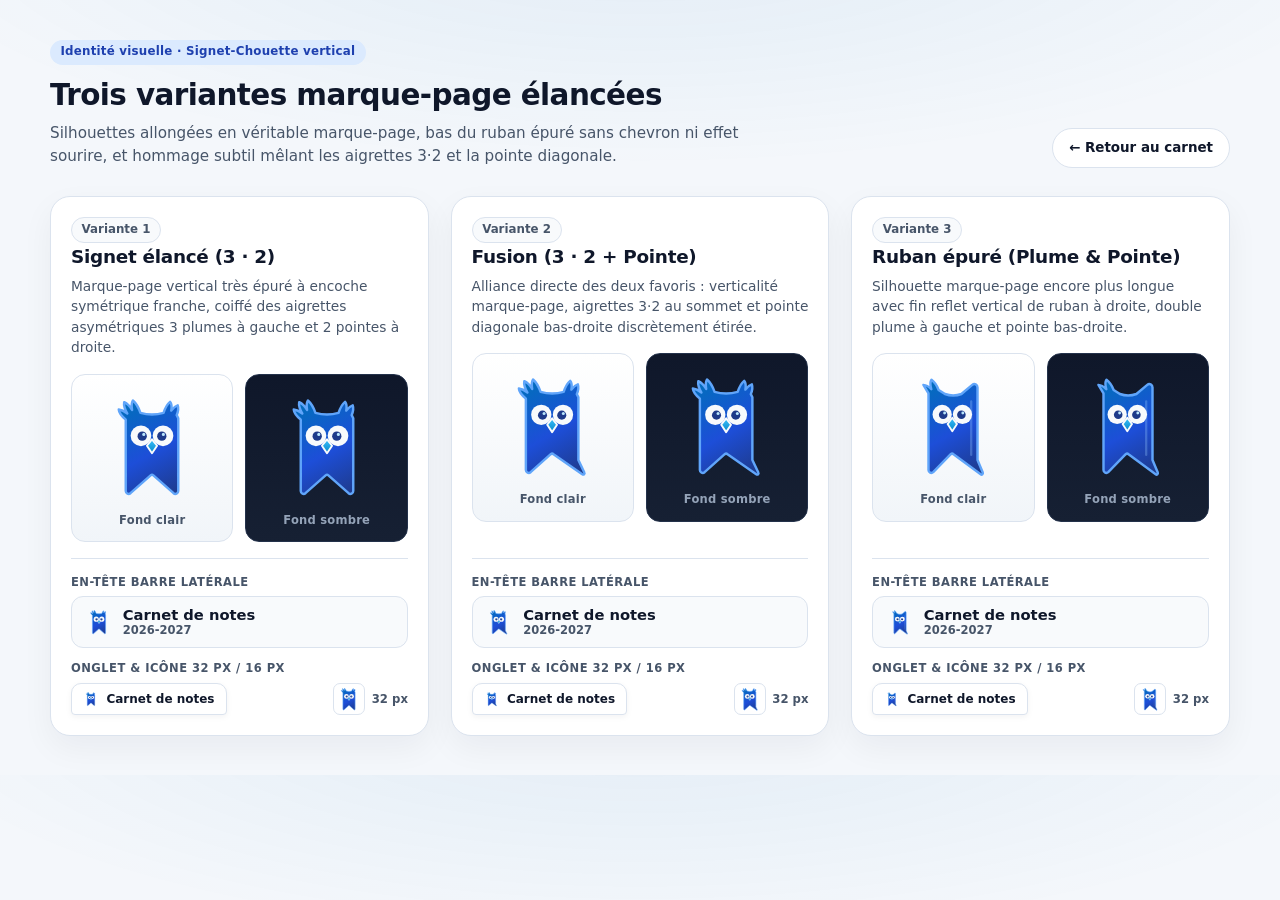
<file: logos-propositions.html>
<!DOCTYPE html>
<html lang="fr">
<head>
  <meta charset="UTF-8" />
  <meta name="viewport" content="width=device-width, initial-scale=1.0" />
  <meta http-equiv="Content-Security-Policy" content="default-src 'self'; script-src 'none'; style-src 'self' 'unsafe-inline'; img-src 'self' data:; object-src 'none'; base-uri 'self'">
  <title>Signet-Chouette vertical · 3 variantes — Carnet de notes</title>
  <style>
    :root {
      color-scheme: light;
      --bg: #f4f7fb;
      --surface: #ffffff;
      --surface-soft: #f8fafc;
      --dark-stage: #0f172a;
      --dark-panel: #162033;
      --text: #0f172a;
      --muted: #475569;
      --border: #dbe3ee;
      --brand: #0070ba;
      --brand-soft: #dbeafe;
    }

    * { box-sizing: border-box; }

    body {
      margin: 0;
      font-family: "Inter", "Segoe UI", system-ui, -apple-system, sans-serif;
      background:
        radial-gradient(ellipse 85% 45% at 50% -10%, rgba(0, 112, 186, 0.08), transparent 70%),
        var(--bg);
      color: var(--text);
      line-height: 1.5;
      padding: clamp(1.25rem, 3vw, 2.5rem) clamp(1rem, 3vw, 2rem);
    }

    .page {
      max-width: 1180px;
      margin: 0 auto;
    }

    .page-head {
      display: flex;
      flex-wrap: wrap;
      align-items: flex-end;
      justify-content: space-between;
      gap: 1rem;
      margin-bottom: 1.75rem;
    }

    .eyebrow {
      display: inline-block;
      padding: .22rem .65rem;
      border-radius: 999px;
      background: var(--brand-soft);
      color: #1e40af;
      font-size: .74rem;
      font-weight: 700;
      letter-spacing: .02em;
      margin-bottom: .5rem;
    }

    h1 {
      margin: 0;
      font-size: clamp(1.45rem, 2.3vw, 1.9rem);
      font-weight: 800;
      letter-spacing: -.02em;
    }

    .lead {
      margin: .35rem 0 0;
      color: var(--muted);
      font-size: .95rem;
      max-width: 72ch;
    }

    .back-link {
      display: inline-flex;
      align-items: center;
      gap: .4rem;
      padding: .55rem 1rem;
      border-radius: 999px;
      border: 1px solid var(--border);
      background: var(--surface);
      color: var(--text);
      text-decoration: none;
      font-size: .84rem;
      font-weight: 650;
      transition: border-color .16s ease, background-color .16s ease, transform .16s ease;
    }
    .back-link:hover {
      border-color: var(--brand);
      background: var(--brand-soft);
      color: #1e40af;
      transform: translateY(-1px);
    }

    .logos-grid {
      display: grid;
      grid-template-columns: repeat(3, minmax(0, 1fr));
      gap: 1.35rem;
      align-items: stretch;
    }

    .logo-card {
      background: var(--surface);
      border: 1px solid var(--border);
      border-radius: 20px;
      padding: 1.25rem;
      box-shadow: 0 12px 32px rgba(15, 23, 42, .05);
      display: flex;
      flex-direction: column;
      gap: 1rem;
    }

    .card-top {
      display: flex;
      align-items: center;
      justify-content: space-between;
      gap: .6rem;
    }

    .badge-num {
      display: inline-flex;
      align-items: center;
      padding: .2rem .6rem;
      border-radius: 999px;
      background: var(--surface-soft);
      border: 1px solid var(--border);
      color: var(--muted);
      font-size: .74rem;
      font-weight: 700;
    }

    .card-title {
      margin: 0;
      font-size: 1.15rem;
      font-weight: 800;
      letter-spacing: -.015em;
    }

    .card-desc {
      margin: .3rem 0 0;
      font-size: .86rem;
      color: var(--muted);
      min-height: 4.1em;
    }

    .stages {
      display: grid;
      grid-template-columns: 1fr 1fr;
      gap: .75rem;
    }

    .stage {
      border-radius: 14px;
      padding: 1rem .75rem .75rem;
      display: flex;
      flex-direction: column;
      align-items: center;
      justify-content: center;
      gap: .55rem;
      border: 1px solid var(--border);
    }

    .stage-light {
      background: linear-gradient(180deg, #ffffff 0%, #f1f5f9 100%);
      color: var(--muted);
    }

    .stage-dark {
      background: linear-gradient(180deg, #0f172a 0%, #162033 100%);
      border-color: #24324b;
      color: #94a3b8;
    }

    .stage img {
      display: block;
      width: 112px;
      height: 112px;
    }

    .stage-label {
      font-size: .72rem;
      font-weight: 650;
      letter-spacing: .02em;
    }

    .context-block {
      border-top: 1px solid var(--border);
      padding-top: .9rem;
      display: flex;
      flex-direction: column;
      gap: .75rem;
      margin-top: auto;
    }

    .context-label {
      font-size: .72rem;
      font-weight: 700;
      text-transform: uppercase;
      letter-spacing: .04em;
      color: var(--muted);
      margin-bottom: .35rem;
    }

    .sidebar-mock {
      display: flex;
      align-items: center;
      gap: .62rem;
      padding: .62rem .8rem;
      border-radius: 12px;
      border: 1px solid var(--border);
      background: var(--surface-soft);
    }

    .sidebar-mock img {
      width: 28px;
      height: 28px;
      flex: 0 0 auto;
    }

    .sidebar-text {
      display: flex;
      flex-direction: column;
      line-height: 1.15;
    }

    .sidebar-text strong {
      font-size: .92rem;
      font-weight: 800;
      color: var(--text);
    }

    .sidebar-text span {
      font-size: .72rem;
      font-weight: 650;
      color: var(--muted);
    }

    .favicon-row {
      display: flex;
      align-items: center;
      justify-content: space-between;
      gap: .6rem;
      flex-wrap: wrap;
    }

    .browser-tab {
      display: inline-flex;
      align-items: center;
      gap: .45rem;
      padding: .38rem .7rem;
      border-radius: 10px 10px 4px 4px;
      border: 1px solid var(--border);
      background: #ffffff;
      box-shadow: 0 2px 6px rgba(15, 23, 42, .05);
      font-size: .75rem;
      font-weight: 600;
      color: var(--text);
    }

    .browser-tab img {
      width: 16px;
      height: 16px;
      flex: 0 0 auto;
    }

    .size-32 {
      display: inline-flex;
      align-items: center;
      gap: .4rem;
      font-size: .73rem;
      color: var(--muted);
      font-weight: 600;
    }

    .size-32 img {
      width: 32px;
      height: 32px;
      border-radius: 7px;
      border: 1px solid var(--border);
      padding: 2px;
      background: #ffffff;
    }

    @media (max-width: 980px) {
      .logos-grid {
        grid-template-columns: 1fr;
      }
      .card-desc {
        min-height: 0;
      }
    }
  </style>
</head>
<body>
  <main class="page">
    <header class="page-head">
      <div>
        <span class="eyebrow">Identité visuelle · Signet-Chouette vertical</span>
        <h1>Trois variantes marque-page élancées</h1>
        <p class="lead">Silhouettes allongées en véritable marque-page, bas du ruban épuré sans chevron ni effet sourire, et hommage subtil mêlant les aigrettes 3·2 et la pointe diagonale.</p>
      </div>
      <a class="back-link" href="index.html">← Retour au carnet</a>
    </header>

    <section class="logos-grid" aria-label="Variantes verticales du Signet-Chouette">
      <!-- Variante 1 -->
      <article class="logo-card">
        <div>
          <div class="card-top">
            <span class="badge-num">Variante 1</span>
          </div>
          <h2 class="card-title">Signet élancé (3 · 2)</h2>
          <p class="card-desc">Marque-page vertical très épuré à encoche symétrique franche, coiffé des aigrettes asymétriques 3 plumes à gauche et 2 pointes à droite.</p>
        </div>

        <div class="stages">
          <div class="stage stage-light">
            <img src="carnet-test/assets/logos/logo-signet-1-elance.svg" width="112" height="112" alt="Signet élancé 3-2 sur fond clair">
            <span class="stage-label">Fond clair</span>
          </div>
          <div class="stage stage-dark">
            <img src="carnet-test/assets/logos/logo-signet-1-elance.svg" width="112" height="112" alt="Signet élancé 3-2 sur fond sombre">
            <span class="stage-label">Fond sombre</span>
          </div>
        </div>

        <div class="context-block">
          <div>
            <div class="context-label">En-tête barre latérale</div>
            <div class="sidebar-mock">
              <img src="carnet-test/assets/logos/logo-signet-1-elance.svg" width="28" height="28" alt="">
              <div class="sidebar-text">
                <strong>Carnet de notes</strong>
                <span>2026-2027</span>
              </div>
            </div>
          </div>

          <div>
            <div class="context-label">Onglet &amp; icône 32 px / 16 px</div>
            <div class="favicon-row">
              <div class="browser-tab">
                <img src="carnet-test/assets/logos/logo-signet-1-elance.svg" width="16" height="16" alt="">
                <span>Carnet de notes</span>
              </div>
              <span class="size-32">
                <img src="carnet-test/assets/logos/logo-signet-1-elance.svg" width="32" height="32" alt="">
                <span>32 px</span>
              </span>
            </div>
          </div>
        </div>
      </article>

      <!-- Variante 2 -->
      <article class="logo-card">
        <div>
          <div class="card-top">
            <span class="badge-num">Variante 2</span>
          </div>
          <h2 class="card-title">Fusion (3 · 2 + Pointe)</h2>
          <p class="card-desc">Alliance directe des deux favoris : verticalité marque-page, aigrettes 3·2 au sommet et pointe diagonale bas-droite discrètement étirée.</p>
        </div>

        <div class="stages">
          <div class="stage stage-light">
            <img src="carnet-test/assets/logos/logo-signet-2-fusion.svg" width="112" height="112" alt="Signet fusion 3-2 et Pointe sur fond clair">
            <span class="stage-label">Fond clair</span>
          </div>
          <div class="stage stage-dark">
            <img src="carnet-test/assets/logos/logo-signet-2-fusion.svg" width="112" height="112" alt="Signet fusion 3-2 et Pointe sur fond sombre">
            <span class="stage-label">Fond sombre</span>
          </div>
        </div>

        <div class="context-block">
          <div>
            <div class="context-label">En-tête barre latérale</div>
            <div class="sidebar-mock">
              <img src="carnet-test/assets/logos/logo-signet-2-fusion.svg" width="28" height="28" alt="">
              <div class="sidebar-text">
                <strong>Carnet de notes</strong>
                <span>2026-2027</span>
              </div>
            </div>
          </div>

          <div>
            <div class="context-label">Onglet &amp; icône 32 px / 16 px</div>
            <div class="favicon-row">
              <div class="browser-tab">
                <img src="carnet-test/assets/logos/logo-signet-2-fusion.svg" width="16" height="16" alt="">
                <span>Carnet de notes</span>
              </div>
              <span class="size-32">
                <img src="carnet-test/assets/logos/logo-signet-2-fusion.svg" width="32" height="32" alt="">
                <span>32 px</span>
              </span>
            </div>
          </div>
        </div>
      </article>

      <!-- Variante 3 -->
      <article class="logo-card">
        <div>
          <div class="card-top">
            <span class="badge-num">Variante 3</span>
          </div>
          <h2 class="card-title">Ruban épuré (Plume &amp; Pointe)</h2>
          <p class="card-desc">Silhouette marque-page encore plus longue avec fin reflet vertical de ruban à droite, double plume à gauche et pointe bas-droite.</p>
        </div>

        <div class="stages">
          <div class="stage stage-light">
            <img src="carnet-test/assets/logos/logo-signet-3-marquepage.svg" width="112" height="112" alt="Signet ruban Plume et Pointe épuré sur fond clair">
            <span class="stage-label">Fond clair</span>
          </div>
          <div class="stage stage-dark">
            <img src="carnet-test/assets/logos/logo-signet-3-marquepage.svg" width="112" height="112" alt="Signet ruban Plume et Pointe épuré sur fond sombre">
            <span class="stage-label">Fond sombre</span>
          </div>
        </div>

        <div class="context-block">
          <div>
            <div class="context-label">En-tête barre latérale</div>
            <div class="sidebar-mock">
              <img src="carnet-test/assets/logos/logo-signet-3-marquepage.svg" width="28" height="28" alt="">
              <div class="sidebar-text">
                <strong>Carnet de notes</strong>
                <span>2026-2027</span>
              </div>
            </div>
          </div>

          <div>
            <div class="context-label">Onglet &amp; icône 32 px / 16 px</div>
            <div class="favicon-row">
              <div class="browser-tab">
                <img src="carnet-test/assets/logos/logo-signet-3-marquepage.svg" width="16" height="16" alt="">
                <span>Carnet de notes</span>
              </div>
              <span class="size-32">
                <img src="carnet-test/assets/logos/logo-signet-3-marquepage.svg" width="32" height="32" alt="">
                <span>32 px</span>
              </span>
            </div>
          </div>
        </div>
      </article>
    </section>
  </main>
</body>
</html>
</file>
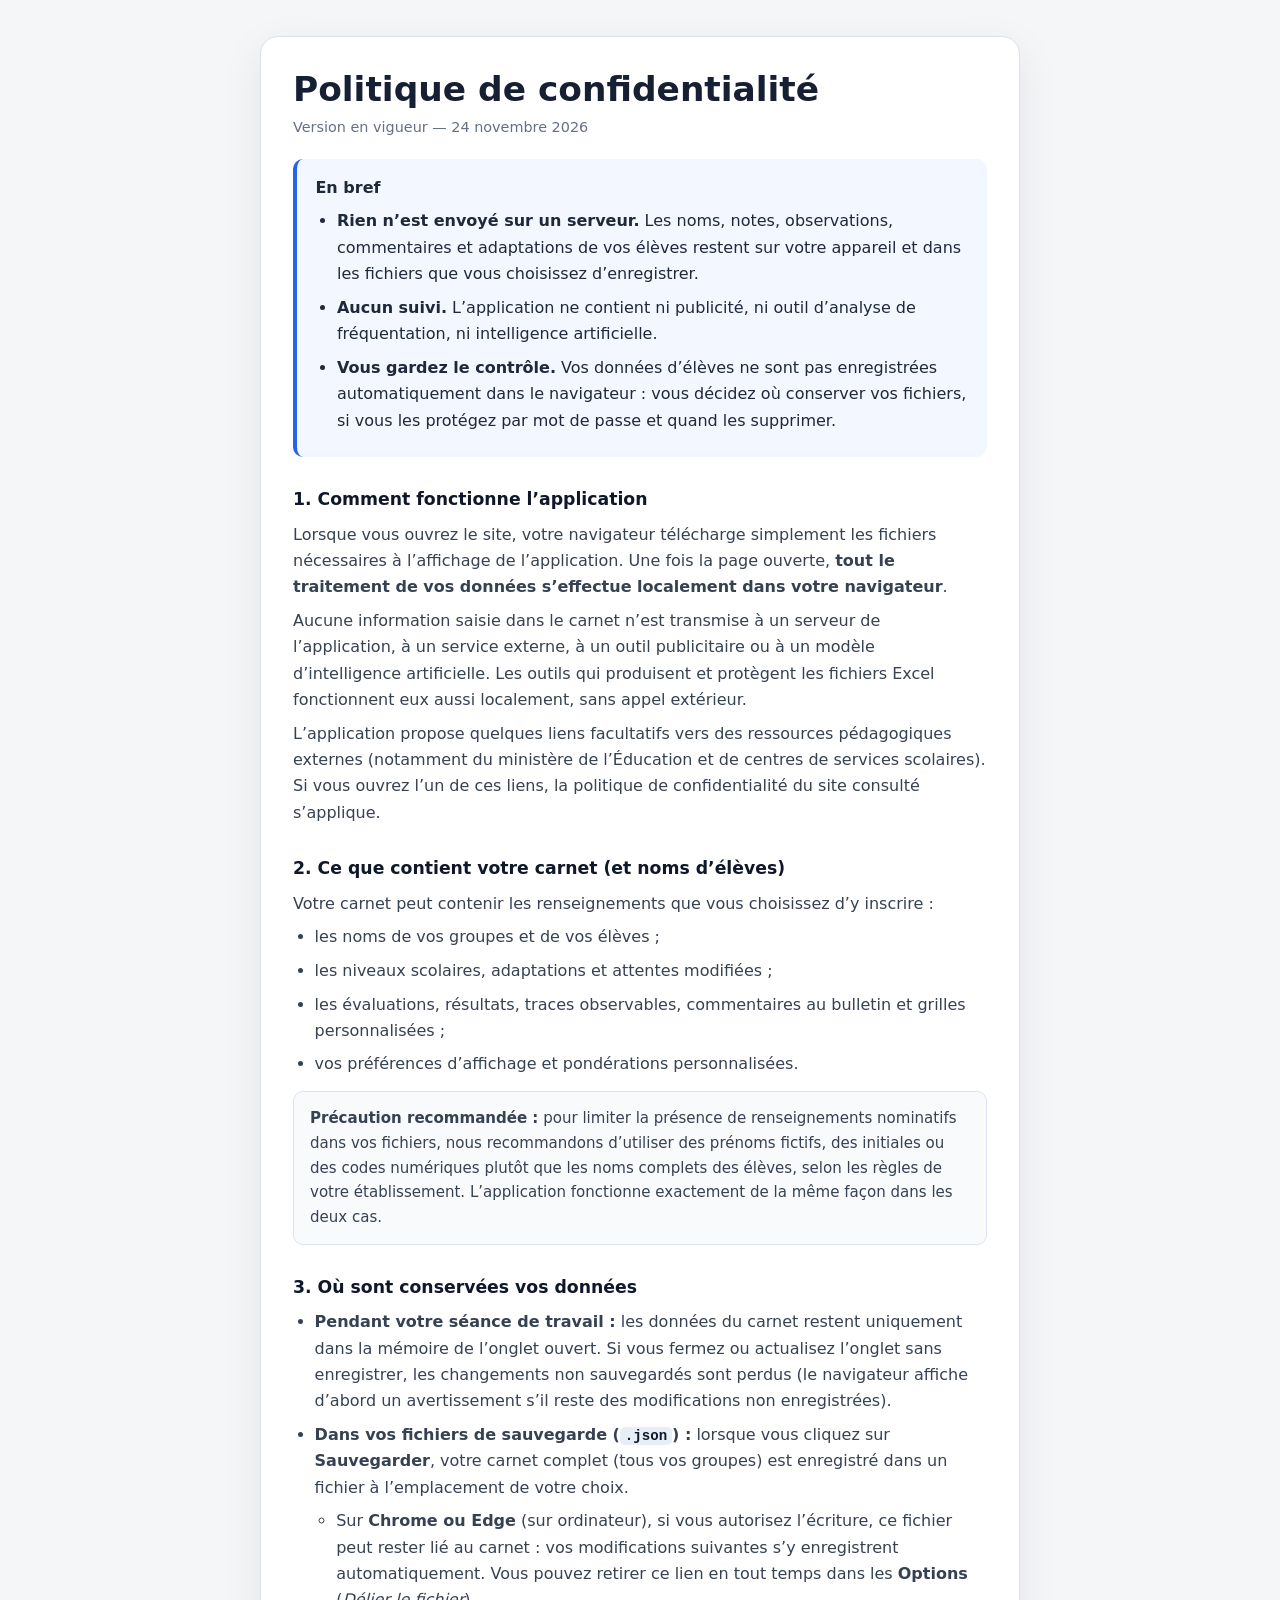
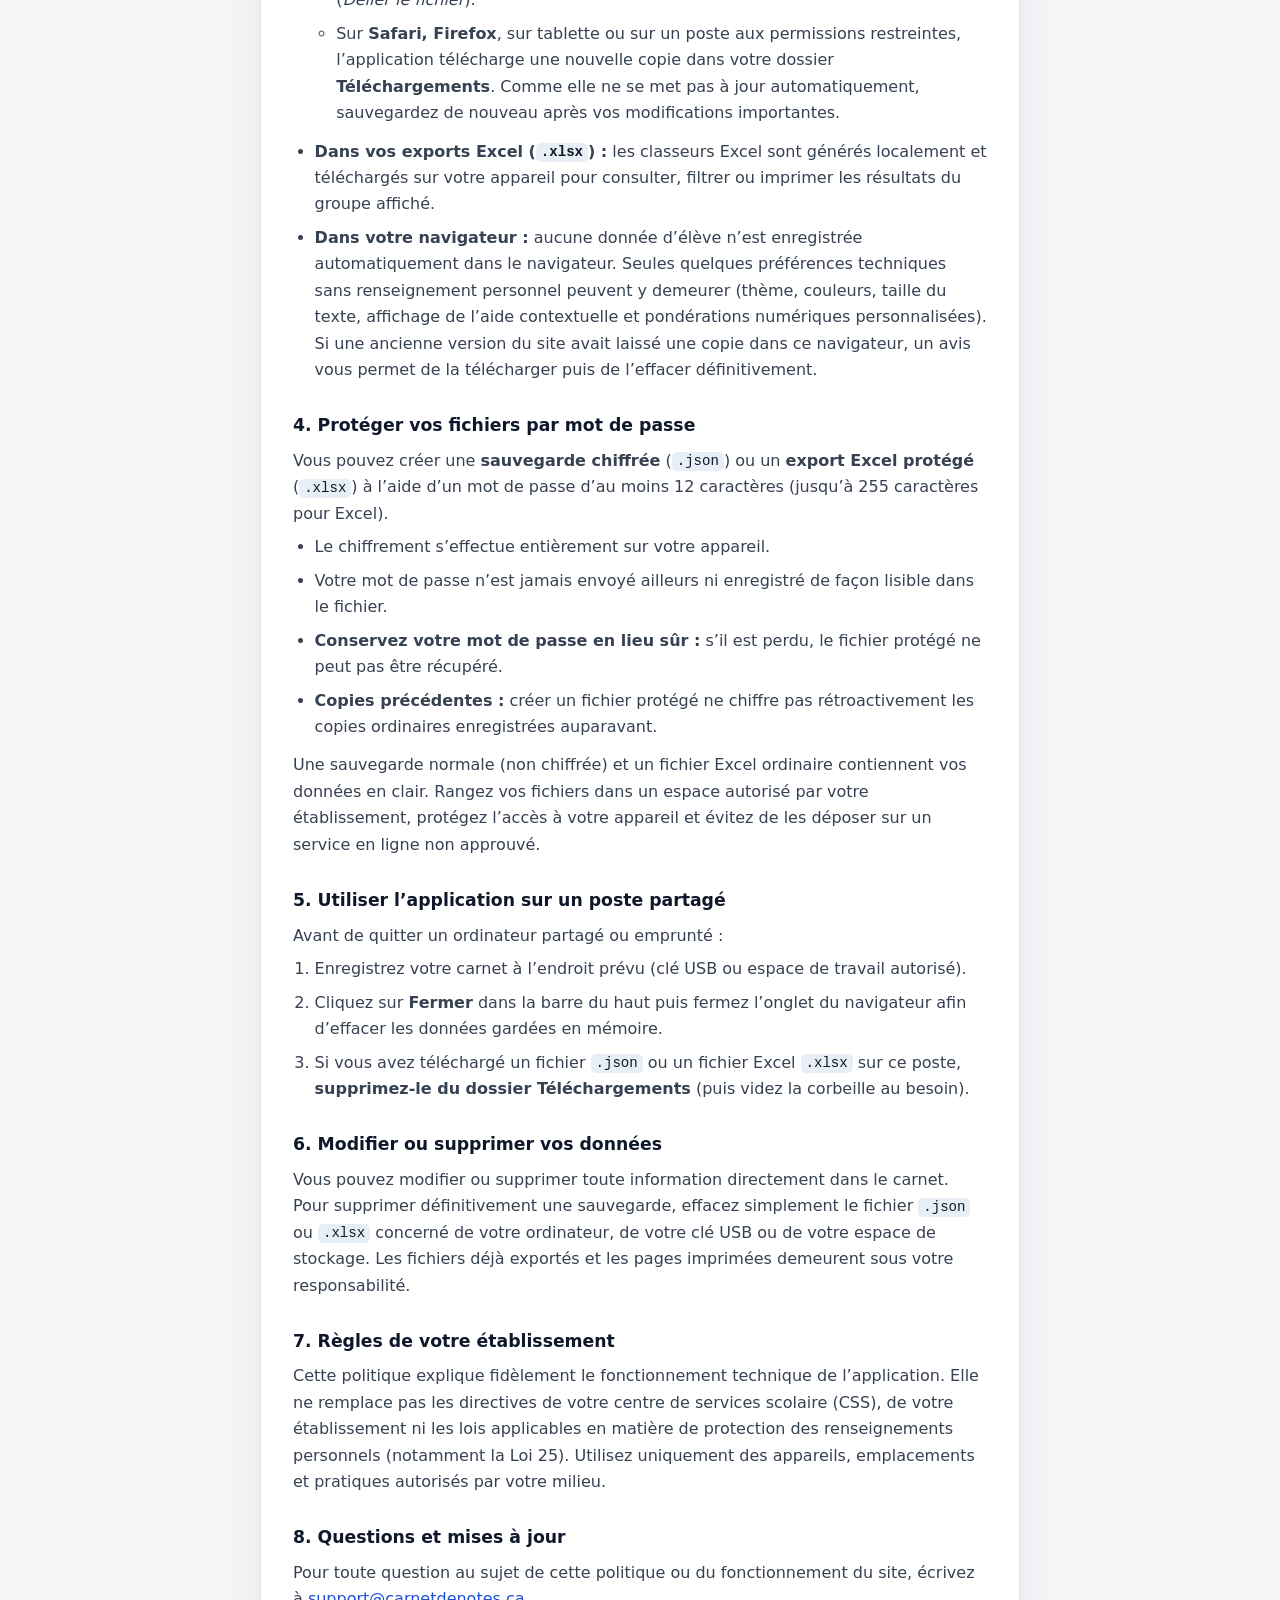
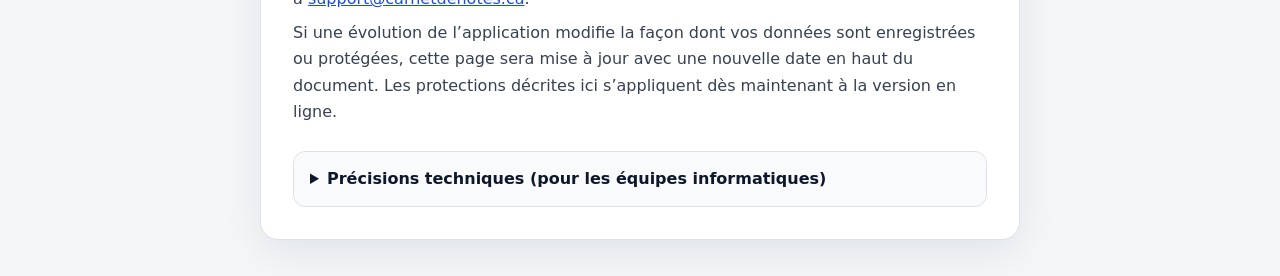
<file: politique-confidentialite.html>
<!DOCTYPE html>
<html lang="fr">
<head>
  <meta charset="UTF-8">
  <meta name="viewport" content="width=device-width, initial-scale=1.0">
  <meta name="referrer" content="no-referrer">
  <meta http-equiv="Content-Security-Policy" content="default-src 'self'; style-src 'unsafe-inline'; img-src 'self' data:; connect-src 'none'; object-src 'none'; base-uri 'self'; form-action 'none'">
  <title>Politique de confidentialité — Carnet de notes</title>
  <style>
    :root { color-scheme: light dark; font-family: Inter, ui-sans-serif, system-ui, -apple-system, BlinkMacSystemFont, "Segoe UI", sans-serif; }
    body { margin: 0; background: #f4f6f8; color: #172033; line-height: 1.65; }
    main { width: min(760px, calc(100% - 2rem)); margin: 2.25rem auto; padding: 2rem; box-sizing: border-box; border: 1px solid #dce2ea; border-radius: 18px; background: #fff; box-shadow: 0 12px 40px rgba(15, 23, 42, .08); }
    h1 { margin: 0 0 .35rem; font-size: clamp(1.6rem, 4.5vw, 2.15rem); line-height: 1.2; }
    h2 { margin: 1.75rem 0 .5rem; font-size: 1.08rem; color: #0f172a; }
    p, li { color: #364152; margin: .45rem 0; }
    ul, ol { padding-left: 1.35rem; margin: .45rem 0 .75rem; }
    li + li { margin-top: .32rem; }
    .date { color: #657084; font-size: .9rem; margin: 0 0 1.2rem; }
    .summary { margin: 0 0 1.5rem; padding: 1rem 1.15rem; border-left: 4px solid #2563eb; border-radius: 10px; background: #f3f7ff; }
    .summary p { margin: 0 0 .45rem; color: #1e293b; font-weight: 700; }
    .summary ul { margin: 0; }
    .summary li { color: #1e293b; }
    .callout { margin: .85rem 0; padding: .85rem 1rem; border: 1px solid #dbe4f0; border-radius: 10px; background: #f8fafc; font-size: .94rem; }
    a { color: #1d4ed8; }
    details.tech-details { margin-top: 1.6rem; padding: .85rem 1rem; border: 1px solid #dce2ea; border-radius: 12px; background: #f8fafc; }
    details.tech-details summary { cursor: pointer; font-weight: 700; color: #0f172a; }
    details.tech-details ul { margin-top: .65rem; font-size: .92rem; }
    code { font-family: ui-monospace, SFMono-Regular, Menlo, Consolas, monospace; font-size: .88em; padding: .1em .35em; border-radius: 5px; background: #e8eef6; color: #0f172a; }
    @media (max-width: 600px) {
      main { width: calc(100% - 1rem); margin: .75rem auto; padding: 1.25rem; border-radius: 14px; }
    }
    @media (prefers-color-scheme: dark) {
      body { background: #111827; color: #f3f4f6; }
      main { border-color: #374151; background: #1f2937; }
      h2 { color: #f9fafb; }
      p, li { color: #d1d5db; }
      .date { color: #9ca3af; }
      .summary { border-left-color: #60a5fa; background: #1e293b; }
      .summary p, .summary li { color: #e5e7eb; }
      .callout { border-color: #374151; background: #18212f; }
      details.tech-details { border-color: #374151; background: #18212f; }
      details.tech-details summary { color: #f9fafb; }
      code { background: #334155; color: #f8fafc; }
      a { color: #93c5fd; }
    }
  </style>
</head>
<body>
  <main>
    <h1>Politique de confidentialité</h1>
    <p class="date">Version en vigueur — 24 novembre 2026</p>

    <div class="summary">
      <p>En bref</p>
      <ul>
        <li><strong>Rien n’est envoyé sur un serveur.</strong> Les noms, notes, observations, commentaires et adaptations de vos élèves restent sur votre appareil et dans les fichiers que vous choisissez d’enregistrer.</li>
        <li><strong>Aucun suivi.</strong> L’application ne contient ni publicité, ni outil d’analyse de fréquentation, ni intelligence artificielle.</li>
        <li><strong>Vous gardez le contrôle.</strong> Vos données d’élèves ne sont pas enregistrées automatiquement dans le navigateur : vous décidez où conserver vos fichiers, si vous les protégez par mot de passe et quand les supprimer.</li>
      </ul>
    </div>

    <h2>1. Comment fonctionne l’application</h2>
    <p>Lorsque vous ouvrez le site, votre navigateur télécharge simplement les fichiers nécessaires à l’affichage de l’application. Une fois la page ouverte, <strong>tout le traitement de vos données s’effectue localement dans votre navigateur</strong>.</p>
    <p>Aucune information saisie dans le carnet n’est transmise à un serveur de l’application, à un service externe, à un outil publicitaire ou à un modèle d’intelligence artificielle. Les outils qui produisent et protègent les fichiers Excel fonctionnent eux aussi localement, sans appel extérieur.</p>
    <p>L’application propose quelques liens facultatifs vers des ressources pédagogiques externes (notamment du ministère de l’Éducation et de centres de services scolaires). Si vous ouvrez l’un de ces liens, la politique de confidentialité du site consulté s’applique.</p>

    <h2>2. Ce que contient votre carnet (et noms d’élèves)</h2>
    <p>Votre carnet peut contenir les renseignements que vous choisissez d’y inscrire :</p>
    <ul>
      <li>les noms de vos groupes et de vos élèves ;</li>
      <li>les niveaux scolaires, adaptations et attentes modifiées ;</li>
      <li>les évaluations, résultats, traces observables, commentaires au bulletin et grilles personnalisées ;</li>
      <li>vos préférences d’affichage et pondérations personnalisées.</li>
    </ul>
    <p class="callout"><strong>Précaution recommandée :</strong> pour limiter la présence de renseignements nominatifs dans vos fichiers, nous recommandons d’utiliser des prénoms fictifs, des initiales ou des codes numériques plutôt que les noms complets des élèves, selon les règles de votre établissement. L’application fonctionne exactement de la même façon dans les deux cas.</p>

    <h2>3. Où sont conservées vos données</h2>
    <ul>
      <li><strong>Pendant votre séance de travail :</strong> les données du carnet restent uniquement dans la mémoire de l’onglet ouvert. Si vous fermez ou actualisez l’onglet sans enregistrer, les changements non sauvegardés sont perdus (le navigateur affiche d’abord un avertissement s’il reste des modifications non enregistrées).</li>
      <li><strong>Dans vos fichiers de sauvegarde (<code>.json</code>) :</strong> lorsque vous cliquez sur <strong>Sauvegarder</strong>, votre carnet complet (tous vos groupes) est enregistré dans un fichier à l’emplacement de votre choix.
        <ul>
          <li>Sur <strong>Chrome ou Edge</strong> (sur ordinateur), si vous autorisez l’écriture, ce fichier peut rester lié au carnet : vos modifications suivantes s’y enregistrent automatiquement. Vous pouvez retirer ce lien en tout temps dans les <strong>Options</strong> (<em>Délier le fichier</em>).</li>
          <li>Sur <strong>Safari, Firefox</strong>, sur tablette ou sur un poste aux permissions restreintes, l’application télécharge une nouvelle copie dans votre dossier <strong>Téléchargements</strong>. Comme elle ne se met pas à jour automatiquement, sauvegardez de nouveau après vos modifications importantes.</li>
        </ul>
      </li>
      <li><strong>Dans vos exports Excel (<code>.xlsx</code>) :</strong> les classeurs Excel sont générés localement et téléchargés sur votre appareil pour consulter, filtrer ou imprimer les résultats du groupe affiché.</li>
      <li><strong>Dans votre navigateur :</strong> aucune donnée d’élève n’est enregistrée automatiquement dans le navigateur. Seules quelques préférences techniques sans renseignement personnel peuvent y demeurer (thème, couleurs, taille du texte, affichage de l’aide contextuelle et pondérations numériques personnalisées). Si une ancienne version du site avait laissé une copie dans ce navigateur, un avis vous permet de la télécharger puis de l’effacer définitivement.</li>
    </ul>

    <h2>4. Protéger vos fichiers par mot de passe</h2>
    <p>Vous pouvez créer une <strong>sauvegarde chiffrée</strong> (<code>.json</code>) ou un <strong>export Excel protégé</strong> (<code>.xlsx</code>) à l’aide d’un mot de passe d’au moins 12 caractères (jusqu’à 255 caractères pour Excel).</p>
    <ul>
      <li>Le chiffrement s’effectue entièrement sur votre appareil.</li>
      <li>Votre mot de passe n’est jamais envoyé ailleurs ni enregistré de façon lisible dans le fichier.</li>
      <li><strong>Conservez votre mot de passe en lieu sûr :</strong> s’il est perdu, le fichier protégé ne peut pas être récupéré.</li>
      <li><strong>Copies précédentes :</strong> créer un fichier protégé ne chiffre pas rétroactivement les copies ordinaires enregistrées auparavant.</li>
    </ul>
    <p>Une sauvegarde normale (non chiffrée) et un fichier Excel ordinaire contiennent vos données en clair. Rangez vos fichiers dans un espace autorisé par votre établissement, protégez l’accès à votre appareil et évitez de les déposer sur un service en ligne non approuvé.</p>

    <h2>5. Utiliser l’application sur un poste partagé</h2>
    <p>Avant de quitter un ordinateur partagé ou emprunté :</p>
    <ol>
      <li>Enregistrez votre carnet à l’endroit prévu (clé USB ou espace de travail autorisé).</li>
      <li>Cliquez sur <strong>Fermer</strong> dans la barre du haut puis fermez l’onglet du navigateur afin d’effacer les données gardées en mémoire.</li>
      <li>Si vous avez téléchargé un fichier <code>.json</code> ou un fichier Excel <code>.xlsx</code> sur ce poste, <strong>supprimez-le du dossier Téléchargements</strong> (puis videz la corbeille au besoin).</li>
    </ol>

    <h2>6. Modifier ou supprimer vos données</h2>
    <p>Vous pouvez modifier ou supprimer toute information directement dans le carnet. Pour supprimer définitivement une sauvegarde, effacez simplement le fichier <code>.json</code> ou <code>.xlsx</code> concerné de votre ordinateur, de votre clé USB ou de votre espace de stockage. Les fichiers déjà exportés et les pages imprimées demeurent sous votre responsabilité.</p>

    <h2>7. Règles de votre établissement</h2>
    <p>Cette politique explique fidèlement le fonctionnement technique de l’application. Elle ne remplace pas les directives de votre centre de services scolaire (CSS), de votre établissement ni les lois applicables en matière de protection des renseignements personnels (notamment la Loi 25). Utilisez uniquement des appareils, emplacements et pratiques autorisés par votre milieu.</p>

    <h2>8. Questions et mises à jour</h2>
    <p>Pour toute question au sujet de cette politique ou du fonctionnement du site, écrivez à <a href="mailto:support@carnetdenotes.ca?subject=Confidentialit%C3%A9%20du%20Carnet%20de%20notes">support@carnetdenotes.ca</a>.</p>
    <p>Si une évolution de l’application modifie la façon dont vos données sont enregistrées ou protégées, cette page sera mise à jour avec une nouvelle date en haut du document. Les protections décrites ici s’appliquent dès maintenant à la version en ligne.</p>

    <details class="tech-details">
      <summary>Précisions techniques (pour les équipes informatiques)</summary>
      <ul>
        <li><strong>Zéro transmission réseau :</strong> la politique de sécurité du contenu (CSP) impose <code>connect-src 'none'</code>, <code>object-src 'none'</code> et <code>referrer="no-referrer"</code>. Aucun script tiers, aucune télémétrie et aucun réseau de distribution externe (CDN) ne sont appelés.</li>
        <li><strong>Chiffrement des sauvegardes <code>.json</code> :</strong> dérivation de clé PBKDF2 (SHA-256, 600 000 itérations, sel aléatoire 128 bits) et chiffrement authentifié AES-GCM 256 bits via l’API Web Crypto (<code>window.crypto.subtle</code>).</li>
        <li><strong>Exports Excel :</strong> générés et chiffrés localement par les bibliothèques <code>xlsx.bundle.js</code> et <code>xlsx-populate.min.js</code> hébergées directement avec l’application.</li>
        <li><strong>Stockage navigateur (<code>localStorage</code>) :</strong> aucune donnée nominative écrite. Clés techniques non nominatives utilisées : <code>carnet_notes_prefs_2026_v1</code> (préférences d’affichage), <code>carnet_notes_custom_rubrics_v1</code> (pondérations numériques) et <code>carnet_notes_erika_tour_v1</code> (état du guide contextuel). Lecture seule de détection sur l’ancienne clé <code>carnet_notes_autosave_2026_v1</code> pour permettre son téléchargement et sa suppression manuelle.</li>
      </ul>
    </details>
  </main>
</body>
</html>
</file>
<file: carnet-test/css/base.css>
* {
      box-sizing: border-box;
    }
    .brand-title {
      font-family: 'Plus Jakarta Sans', 'Inter', system-ui, sans-serif;
      letter-spacing: -0.025em;
    }
    html, body {
      font-family: 'Inter', -apple-system, BlinkMacSystemFont, sans-serif;
      background-color: #f8fafc;
      color: #0f172a;
      overflow-x: clip;
      width: 100%;
      margin: 0;
      padding: 0;
    }
    .custom-scrollbar::-webkit-scrollbar {
      height: 7px;
      width: 7px;
    }
    .custom-scrollbar::-webkit-scrollbar-track {
      background: #f1f5f9;
      border-radius: 9999px;
    }
    .custom-scrollbar::-webkit-scrollbar-thumb {
      background: #94a3b8;
      border-radius: 9999px;
    }
    .custom-scrollbar::-webkit-scrollbar-thumb:hover {
      background: #64748b;
    }
    .stmt-checked-A {
      background-color: var(--brand-soft, #e0ebfb) !important;
      border-color: var(--studio-border-strong, #b8cce4) !important;
      color: var(--brand-deep, #132a4a) !important;
      font-weight: 600;
      box-shadow: 0 1px 2px rgba(19, 42, 74, .08);
    }
    .stmt-checked-B {
      background-color: #e9edef !important;
      border-color: #d0dadd !important;
      color: #4b6269 !important;
      font-weight: 600;
      box-shadow: 0 1px 2px rgba(75, 98, 105, .08);
    }
    .stmt-checked-C {
      background-color: #eeeee8 !important;
      border-color: #dcdccd !important;
      color: #62634d !important;
      font-weight: 600;
      box-shadow: 0 1px 2px rgba(98, 99, 77, .08);
    }
    .stmt-checked-D {
      background-color: #f0ebe6 !important;
      border-color: #dcd0c5 !important;
      color: #745f50 !important;
      font-weight: 600;
      box-shadow: 0 1px 2px rgba(116, 95, 80, .08);
    }
    .stmt-checked-E {
      background-color: #f0e9e9 !important;
      border-color: #ddcdcd !important;
      color: #785959 !important;
      font-weight: 600;
      box-shadow: 0 1px 2px rgba(120, 89, 89, .08);
    }
    .shadow-xs {
      box-shadow: 0 1px 2px rgba(15, 23, 42, 0.06), 0 1px 1px rgba(15, 23, 42, 0.04);
    }
    .shadow-2xs {
      box-shadow: 0 1px 1px rgba(15, 23, 42, 0.05);
    }
    button:focus-visible,
    a:focus-visible,
    input:focus-visible,
    select:focus-visible,
    textarea:focus-visible {
      outline: 3px solid rgba(99, 102, 241, 0.55);
      outline-offset: 2px;
    }
    :is(html, body).reduce-motion *,
    :is(html, body).reduce-motion *::before,
    :is(html, body).reduce-motion *::after {
      scroll-behavior: auto !important;
      transition-duration: 0.01ms !important;
      animation-duration: 0.01ms !important;
    }
    @media (max-width: 640px) {
      header.no-print {
        position: relative;
      }
      #baremeMatrixBody,
      #sgMatrixBody {
        min-width: 860px;
      }
    }
    input[aria-invalid="true"] {
      border-color: #dc2626 !important;
      box-shadow: 0 0 0 2px rgba(220, 38, 38, 0.15);
    }
    input[type="number"]::-webkit-inner-spin-button,
    input[type="number"]::-webkit-outer-spin-button {
      -webkit-appearance: none;
      margin: 0;
    }
    input[type="number"] {
      -moz-appearance: textfield;
    }
    .rubric-matrix-table {
      width: 100%;
      min-width: 680px;
      table-layout: fixed;
      border-collapse: collapse;
    }
    .rubric-matrix-table th,
    .rubric-matrix-table td {
      overflow-wrap: break-word;
      word-break: normal;
      white-space: normal;
      vertical-align: top;
      overflow: hidden;
    }
    .rubric-stmt-btn {
      display: flex;
      align-items: flex-start;
      gap: 0.35rem;
      width: 100%;
      max-width: 100%;
      text-align: left;
      white-space: normal;
      overflow-wrap: break-word;
      word-break: normal;
      box-sizing: border-box;
    }
    .rubric-stmt-btn.is-weighted {
      flex-direction: column;
      align-items: stretch;
      gap: 0.25rem;
    }
    .rubric-stmt-text {
      flex: 1 1 0%;
      min-width: 0;
      max-width: 100%;
      white-space: normal;
      overflow-wrap: break-word;
      word-break: normal;
      -webkit-hyphens: none;
      hyphens: none;
      line-height: 1.32;
    }
    .grade-pills-single-line {
      display: grid;
      grid-template-columns: repeat(13, minmax(0, 1fr));
      gap: 0.2rem;
      width: 100%;
    }
    .grade-pill-compact {
      padding: 0.2rem 0.1rem;
      border-radius: 0.375rem;
      font-size: 10px;
      line-height: 1.05;
      text-align: center;
      white-space: nowrap;
      overflow: hidden;
      display: flex;
      flex-direction: column;
      align-items: center;
      justify-content: center;
    }
    #viewQuickObs:not(.hidden) { display: grid; grid-template-columns: minmax(0, 1fr); gap: 1rem; }
    #viewQuickObs > * { min-width: 0; margin-top: 0; }
    #viewQuickObs .observation-matrix { max-width: none; }
    #viewQuickObs .rubric-stmt-btn { font-size: 12px; line-height: 1.4; }
    #viewQuickObs .grade-pills-single-line { grid-template-columns: repeat(auto-fit, minmax(44px, 1fr)); gap: .3rem; }
    #viewQuickObs .grade-pill-compact { min-height: 36px; font-size: 11px; }
    #btnCommitObsSessionToGradebook { padding: .6rem 1rem; background: var(--brand); color: #fff; font-size: .85rem; box-shadow: 0 2px 6px rgba(15, 23, 42, .18); }
    #btnCommitObsSessionToGradebook:hover { background: var(--brand-deep); }
    @media (min-width: 1200px) {
      #viewQuickObs:not(.hidden) { grid-template-columns: minmax(0, 3fr) minmax(0, 2fr); align-items: start; }
      #viewQuickObs > .studio-hero-card, #viewQuickObs > #qoStudentBox { grid-column: 1 / -1; }
    }
    @media print {
      .no-print { display: none !important; }
      body { background-color: #ffffff !important; }
      .print-only { display: block !important; }
      @page { size: landscape; margin: 10mm; }
    }
</file>
<file: carnet-test/css/design.css>
:root {
      color-scheme: light;
      --ink: #0f1f38;
      --muted: #64748b;
      --line: #d6e2f0;
      --paper: #f3f7fc;
      --surface: #ffffff;
      --brand: #1e4b85;
      --brand-deep: #132a4a;
      --brand-soft: #e0ebfb;
      --accent: #3b82f6;
    }

    html { background: var(--paper); }
    body {
      background: var(--paper);
      color: var(--ink);
      font-family: Inter, "Segoe UI", sans-serif;
      letter-spacing: -.012em;
      padding: 14px 0 40px;
    }
    @media (max-width: 640px) { body { padding: 8px 0 28px; } }
    @media print { body { padding: 0 !important; } }
    main h2, main h3, main h4 { font-family: "Plus Jakarta Sans", Inter, "Segoe UI", sans-serif; letter-spacing: -.025em; }
    button, input, select, textarea { font: inherit; }
    button { transition: background-color .16s ease, color .16s ease, border-color .16s ease, box-shadow .16s ease, transform .16s ease; }
    button:focus-visible, a:focus-visible, input:focus-visible, select:focus-visible, textarea:focus-visible, summary:focus-visible {
      outline: 3px solid color-mix(in srgb, var(--brand) 36%, transparent);
      outline-offset: 2px;
    }
    header {
      background: rgba(255, 254, 250, .96) !important;
      color: var(--ink) !important;
      box-shadow: 0 1px 5px rgba(40, 48, 42, .035) !important;
      border-bottom: 1px solid var(--line);
      backdrop-filter: blur(14px);
    }
    header > div:first-child { padding-top: 1.3rem; padding-bottom: 1.2rem; gap: .8rem; }
    header .brand-title { font-size: 1.7rem; }
    header > div:first-child .term-btn, header > div:first-child button, header > div:first-child label { font-size: 14px !important; padding-top: .45rem; padding-bottom: .45rem; }
    header > div:first-child .brand-title + span, header > div:first-child span.brand-title { font-size: 14px; }
    header .bg-slate-800, header .bg-slate-800\/95 { background-color: #f5f4ef !important; }
    header .border-slate-700, header .border-slate-700\/80, header .border-slate-800, header .border-slate-800\/90 { border-color: var(--line) !important; }
    header button { border-radius: 10px !important; }
    header .bg-indigo-500 { background-color: var(--brand) !important; color: #fff !important; border-color: var(--brand) !important; }
    header .bg-indigo-600, header .hover\:bg-indigo-500:hover { background-color: var(--brand) !important; color: #fff !important; }
    header #btnNavGlobalReport.bg-amber-400,
    header #btnNavGlobalReport.bg-amber-400:hover {
      background-color: var(--brand-soft) !important;
      color: var(--brand-deep) !important;
      border: 1px solid #d8e0d7;
      box-shadow: none !important;
    }
    header .text-white { color: var(--ink) !important; }
    header .bg-indigo-500.text-white, header .bg-indigo-600.text-white { color: #fff !important; }
    header .bg-indigo-600 .text-white { color: #fff !important; }
    header .text-slate-300, header .text-slate-200 { color: #68716c !important; }
    header .text-amber-300 { color: var(--brand-deep) !important; }
    header .text-indigo-200, header .text-indigo-300 { color: var(--brand-deep) !important; }
    header .brand-title { letter-spacing: -.045em; }
    #subjectTabsContainer button, #subjectSubTabsContainer button {
      min-height: 2.5rem;
      text-align: left;
      border: 1px solid var(--line);
      border-radius: 10px !important;
      background: #fffefa;
      color: #56615b;
    }
    #subjectTabsContainer button:hover, #subjectSubTabsContainer button:hover { background: var(--studio-surface-2, #f1f5f9); color: var(--ink); }
    #subjectTabsContainer button.bg-indigo-600, #subjectSubTabsContainer button.bg-indigo-600 { background: var(--brand-soft) !important; color: var(--brand-deep) !important; border-color: var(--studio-border-strong, var(--line)); }
    #subjectSubTabsContainer {
      margin-top: .5rem; padding: .5rem .65rem; border-radius: 12px;
      background: var(--studio-surface-2, #f1f5f9); border: 1px solid var(--line);
      animation: subTabsIn .1s ease-out;
    }
    #subjectSubTabsContainer.hidden { display: none; }
    @keyframes subTabsIn { from { opacity: 0; transform: translateY(-6px); } to { opacity: 1; transform: none; } }
    #subjectSubTabsContainer button.bg-indigo-600 { background: var(--brand) !important; color: #fff !important; border-color: var(--brand); }
    #subjectTabsContainer { grid-template-columns: repeat(6, minmax(0, 1fr)) !important; }
    @media (max-width: 640px) { #subjectTabsContainer { grid-template-columns: repeat(3, minmax(0, 1fr)) !important; } }
    #subjectSubTabsContainer button { min-height: 2rem; }
    #subjectSubTabsContainer .sub-tabs-label { font-size: 11px; font-weight: 600; color: #68716c; margin-right: .25rem; }
    #emptyRosterNotice:not(.hidden) {
      position: relative;
      isolation: isolate;
      overflow: hidden;
      min-height: 138px;
      padding: 1.25rem 14rem 1.25rem 1.5rem;
      border-color: var(--line) !important;
      border-radius: 16px !important;
      background: #f1f1eb !important;
    }
    .empty-roster-copy { position: relative; z-index: 1; }
    main { padding-top: 1.4rem !important; padding-bottom: 2.5rem !important; }
    main .bg-white {
      border-color: var(--line) !important;
      box-shadow: 0 1px 2px rgba(40, 48, 42, .025), 0 8px 24px rgba(40, 48, 42, .025);
    }
    main .rounded-xl, main .rounded-2xl { border-radius: 12px !important; }
    main .bg-slate-50 { background-color: var(--studio-surface-soft, #f8f9fa) !important; }
    main .border-slate-100, main .border-slate-200 { border-color: var(--line) !important; }
    main .text-slate-900 { color: var(--ink) !important; }
    main .text-slate-700, main .text-slate-600 { color: var(--studio-ink-2, #334155) !important; }
    main .text-slate-500 { color: var(--muted) !important; }
    main .text-indigo-950 { color: var(--brand-deep) !important; }
    main .bg-indigo-600, main .hover\:bg-indigo-500:hover { background-color: var(--brand) !important; }
    main .bg-indigo-500 { background-color: var(--brand) !important; }
    main .bg-amber-400 { background-color: #eee7de !important; color: #745f50 !important; }
    main .text-indigo-700, main .text-indigo-600 { color: var(--brand-deep) !important; }
    main .bg-indigo-50 { background-color: var(--brand-soft) !important; }
    main .border-indigo-200 { border-color: var(--studio-border-strong, var(--line)) !important; }
    main .bg-emerald-600 { background-color: var(--brand) !important; }
    main .bg-emerald-100.text-emerald-800.border-emerald-300,
    main .bg-indigo-100.text-indigo-800.border-indigo-300 { background-color: var(--brand-soft) !important; color: var(--brand-deep) !important; border-color: var(--studio-border-strong, var(--line)) !important; }
    main .bg-blue-100.text-blue-800.border-blue-300 { background-color: #dae6ee !important; color: #3a5a6b !important; border-color: #b4c9d4 !important; }
    main .bg-amber-100.text-amber-800.border-amber-300 { background-color: #efebcf !important; color: #5e5a2a !important; border-color: #d6d0a2 !important; }
    main .bg-orange-100.text-orange-800.border-orange-300 { background-color: #f5e0cf !important; color: #7a4d28 !important; border-color: #e2c3a5 !important; }
    main .bg-red-100.text-red-800.border-red-300 { background-color: #f3d9d9 !important; color: #7d3b3b !important; border-color: #e0b5b5 !important; }
    main .bg-indigo-500, main .bg-indigo-600 { color: #fff !important; }
    main .bg-amber-100.text-amber-900.border-amber-300 { background-color: #eeeee8 !important; color: #62634d !important; border-color: #dcdccd !important; }
    main .stmt-checked-A, main .stmt-checked-B, main .stmt-checked-C, main .stmt-checked-D, main .stmt-checked-E { font-weight: 600; }
    main .stmt-checked-A span.bg-slate-900,
    main .stmt-checked-B span.bg-slate-900,
    main .stmt-checked-C span.bg-slate-900,
    main .stmt-checked-D span.bg-slate-900,
    main .stmt-checked-E span.bg-slate-900 { background-color: var(--brand) !important; color: #fff !important; border-color: var(--brand) !important; }
    main input:not([type="checkbox"]), main select, main textarea,
    #modalAddAssignment input {
      border-color: var(--line) !important;
      border-radius: 8px !important;
      background-color: #fff;
    }
    main input:focus, main select:focus, main textarea:focus {
      border-color: var(--brand) !important;
      --tw-ring-color: color-mix(in srgb, var(--brand) 22%, transparent) !important;
    }
    main table { border-color: var(--line); }
    main table th, main table td { border-color: var(--line) !important; }
    main table thead th { background: var(--studio-surface-2, #f1f5f9) !important; color: var(--studio-ink-2, #334155) !important; }
    main table thead th:first-child { background: var(--studio-surface-2, #f1f5f9) !important; color: var(--studio-ink-2, #334155) !important; }
    main table thead th:first-child.bg-slate-900 { background: var(--studio-surface-2, #f1f5f9) !important; color: var(--studio-ink-2, #334155) !important; }
    main table tbody tr:hover { background-color: #f8fafc; }
    main table .bg-slate-800, main table .bg-slate-900 { background: var(--studio-surface-2, #f1f5f9) !important; color: var(--studio-ink-2, #334155) !important; }
    main table thead input { background: #ffffff !important; border-color: var(--line) !important; color: var(--ink) !important; }
    main table thead button { background: var(--brand-soft) !important; border-color: var(--studio-border-strong, var(--line)) !important; color: var(--brand-deep) !important; }
    #viewBareme table.rubric-matrix-table thead th:nth-child(2),
    #viewQuickObs table.rubric-matrix-table thead th:nth-child(2) { background: var(--brand-soft) !important; }
    #viewBareme table.rubric-matrix-table thead th:nth-child(3),
    #viewQuickObs table.rubric-matrix-table thead th:nth-child(3) { background: #eff2f6 !important; }
    #viewBareme table.rubric-matrix-table thead th:nth-child(4),
    #viewQuickObs table.rubric-matrix-table thead th:nth-child(4) { background: #f2f2ed !important; }
    #viewBareme table.rubric-matrix-table thead th:nth-child(5),
    #viewQuickObs table.rubric-matrix-table thead th:nth-child(5) { background: #f3efea !important; }
    #viewBareme table.rubric-matrix-table thead th:nth-child(6),
    #viewQuickObs table.rubric-matrix-table thead th:nth-child(6) { background: #f3eded !important; }
    #viewBareme table.rubric-matrix-table thead th:nth-child(2) .font-extrabold,
    #viewQuickObs table.rubric-matrix-table thead th:nth-child(2) .font-extrabold { color: var(--brand-deep) !important; }
    #viewBareme table.rubric-matrix-table thead th:nth-child(3) .font-extrabold,
    #viewQuickObs table.rubric-matrix-table thead th:nth-child(3) .font-extrabold { color: #3a5a6b !important; }
    #viewBareme table.rubric-matrix-table thead th:nth-child(4) .font-extrabold,
    #viewQuickObs table.rubric-matrix-table thead th:nth-child(4) .font-extrabold { color: #62634d !important; }
    #viewBareme table.rubric-matrix-table thead th:nth-child(5) .font-extrabold,
    #viewQuickObs table.rubric-matrix-table thead th:nth-child(5) .font-extrabold { color: #745f50 !important; }
    #viewBareme table.rubric-matrix-table thead th:nth-child(6) .font-extrabold,
    #viewQuickObs table.rubric-matrix-table thead th:nth-child(6) .font-extrabold { color: #785959 !important; }
    #viewBareme table.rubric-matrix-table thead th:nth-child(2) .mt-1,
    #viewQuickObs table.rubric-matrix-table thead th:nth-child(2) .mt-1 { color: var(--brand-deep) !important; }
    #viewBareme table.rubric-matrix-table thead th:nth-child(3) .mt-1,
    #viewQuickObs table.rubric-matrix-table thead th:nth-child(3) .mt-1 { color: #3a5a6b !important; }
    #viewBareme table.rubric-matrix-table thead th:nth-child(4) .mt-1,
    #viewQuickObs table.rubric-matrix-table thead th:nth-child(4) .mt-1 { color: #62634d !important; }
    #viewBareme table.rubric-matrix-table thead th:nth-child(5) .mt-1,
    #viewQuickObs table.rubric-matrix-table thead th:nth-child(5) .mt-1 { color: #745f50 !important; }
    #viewBareme table.rubric-matrix-table thead th:nth-child(6) .mt-1,
    #viewQuickObs table.rubric-matrix-table thead th:nth-child(6) .mt-1 { color: #785959 !important; }
    main .bg-slate-900 { background-color: var(--studio-surface-2, #f1f5f9) !important; color: var(--ink) !important; }
    main .bg-slate-900 .text-white { color: var(--ink) !important; }
    main .bg-slate-900 .text-slate-200, main .bg-slate-900 .text-indigo-100 { color: var(--studio-ink-2, #475569) !important; }
    #btnAddVisualTraceFromGb, #btnOpenAddAssignment { background-color: var(--brand) !important; color: #fff !important; border: 1px solid var(--brand); box-shadow: 0 2px 6px rgba(15, 31, 56, .1) !important; }
    #btnAddVisualTraceFromGb:hover, #btnOpenAddAssignment:hover { background-color: var(--brand-deep) !important; border-color: var(--brand-deep); }
    #headerStudentCount { background-color: var(--brand-deep) !important; color: #fff !important; }
    #btnResetEqualWeights { background-color: var(--studio-surface-2, #f1f5f9) !important; color: var(--brand-deep) !important; border: 1px solid var(--line); }
    #btnResetEqualWeights:hover { background-color: var(--brand-soft) !important; }
    #viewQuickObs .bg-indigo-950 { background: var(--brand-soft) !important; color: var(--ink) !important; border: 1px solid var(--line); }
    #viewQuickObs .bg-indigo-950 .text-white { color: var(--ink) !important; }
    #viewQuickObs .bg-indigo-950 .text-indigo-300,
    #viewQuickObs .bg-indigo-950 .text-indigo-100,
    #viewQuickObs .bg-indigo-950 .text-indigo-200 { color: var(--brand-deep) !important; }
    #viewQuickObs .bg-indigo-950 .bg-indigo-900 { background: var(--surface) !important; color: var(--brand-deep) !important; border-color: var(--line) !important; }
    #viewQuickObs .bg-emerald-400,
    #viewQuickObs .bg-indigo-200 { background: var(--brand) !important; color: #ffffff !important; }
    #viewQuickObs .bg-amber-300 { background: #eeeee8 !important; color: #62634d !important; }
    #viewQuickObs [class~="bg-amber-50/90"] { background: #f4f2eb !important; border-color: #e3dfd2 !important; }
    #viewQuickObs .text-amber-950 { color: #635d4b !important; }
    #viewQuickObs .text-amber-900 { color: #62634d !important; }
    #viewQuickObs .border-amber-200 { border-color: #e3dfd2 !important; }
    #viewQuickObs .bg-indigo-500 { background: var(--brand) !important; }
    #viewQuickObs .ring-indigo-500 { --tw-ring-color: color-mix(in srgb, var(--brand) 35%, transparent) !important; }
    #viewQuickObs > div { border: 1px solid var(--line); box-shadow: 0 1px 4px rgba(15, 23, 42, .06); }
    html.theme-dark #viewQuickObs > div { border-color: var(--studio-border); }
    #baremeFineGradeButtons button.is-selected { outline: 2px solid var(--brand-deep); outline-offset: 2px; }
    main button:not([class*="rounded-full"]) { border-radius: 8px; }
    .gradebook-toolbar {
      position: relative;
      isolation: isolate;
      overflow: hidden;
      display: grid !important;
      grid-template-columns: minmax(0, 1fr);
      grid-template-rows: auto auto;
      align-items: center;
      background: linear-gradient(105deg, #fff 0%, #fff 70%, #f8f6f0 100%) !important;
    }
    .gradebook-toolbar > * { position: relative; z-index: 1; }
    .gradebook-toolbar > div:first-of-type { grid-column: 1; grid-row: 1; min-width: 0; }
    .gradebook-toolbar > div:nth-of-type(2) { grid-column: 1; grid-row: 2; justify-content: flex-start; flex-wrap: wrap; }
    .gradebook-toolbar h2 { min-width: 0; }
    .gradebook-metrics { display: flex; flex-wrap: wrap; align-items: center; gap: .5rem 1.25rem; }
    .gradebook-metric { display: flex; flex-wrap: wrap; align-items: baseline; gap: .35rem; font-size: .75rem; color: var(--muted); }
    .gradebook-metric strong { font-size: .9rem; color: var(--ink); }
    #kpiClassAverage { color: var(--brand-deep); }
    #btnWeightMode { color: var(--muted); font-size: .7rem; text-decoration: underline; }
    .weight-tools { display: inline-flex; align-items: center; gap: .25rem; }
    .weight-tools button { min-width: 1.6rem; padding: .15rem; }
    .weight-lock { display: inline-flex; align-items: center; gap: .2rem; color: #cbd5e1; font-size: .65rem; }
    .weight-lock[aria-pressed="true"] { color: var(--brand); }
    .weight-lock:disabled { color: #64748b; opacity: .5; cursor: not-allowed; }
    .weight-lock svg { width: 1rem; height: 1rem; flex-shrink: 0; }
    .weight-input { width: 4.25rem; padding: .1rem .2rem; border: 1px solid var(--brand); border-radius: 4px; background: #fff; color: #0f172a; text-align: center; font-size: .75rem; }
    #studentSearchPopover { position: absolute; top: calc(100% + .4rem); left: 0; width: min(320px, 85vw); z-index: 80; padding: .75rem; background: var(--surface); color: var(--ink); border: 1px solid var(--line); border-radius: 12px; box-shadow: 0 12px 30px rgba(0,0,0,.2); }
    #studentSearchPopover input { width: 100%; color: var(--ink); background: var(--paper); border: 1px solid var(--line); border-radius: 8px; padding: .45rem; }
    #studentSearchMessage { margin-top: .35rem; color: var(--muted); font-size: .75rem; }
    .global-report-toolbar {
      position: relative;
      isolation: isolate;
      overflow: hidden;
      background: linear-gradient(100deg, #fff 0%, #fff 68%, #f7f5ef 100%) !important;
    }
    .global-report-toolbar > * { position: relative; z-index: 1; }
    .student-manager-card {
      position: relative;
      isolation: isolate;
      overflow: hidden;
    }
    .student-manager-card > * { position: relative; z-index: 1; }
    #competencyPositioning { overflow: visible; }
    #competencyPositioning > summary { background: var(--studio-surface-soft, #f8fafc); border-radius: 11px; }
    #competencyPositioning[open] > summary { border-radius: 11px 11px 0 0; border-bottom-color: var(--line); }
    #competencyPositioning > summary::-webkit-details-marker { display: none; }
    #competencyPositioning .competency-chevron { transition: transform .16s ease; }
    #competencyPositioning[open] .competency-chevron { transform: rotate(180deg); }
    #competencyPositioning .competency-subject-button { min-height: 2.4rem; border-color: var(--line); }
    #competencyPositioning .comp-tabs { display: grid; grid-template-columns: repeat(auto-fill, minmax(150px, 1fr)); gap: .375rem; }
    #competencyPositioning .comp-tab { padding: .5rem .6rem; border: 1px solid var(--line); border-radius: 10px; background: var(--studio-surface, #fff); color: var(--studio-text, #39464f); font-size: 11px; font-weight: 600; text-align: center; }
    #competencyPositioning .comp-tab:hover:not(:disabled) { background: var(--brand-soft); color: var(--brand-deep); }
    #competencyPositioning .comp-tab.is-active { background: var(--brand-soft); border-color: var(--studio-border-strong, var(--line)); color: var(--brand-deep); }
    #competencyPositioning .comp-tab.is-disabled { background: var(--studio-surface-soft, #f1f5f9); color: var(--studio-text-muted, #9aa19c); cursor: not-allowed; opacity: .7; }
    #competencyPositioning .comp-tab-note { margin-left: .25rem; font-weight: 500; font-size: 10px; font-style: italic; }
    #competencyPositioning .comp-subtabs { display: flex; flex-wrap: wrap; gap: .375rem; padding-top: .25rem; border-top: 1px dashed var(--line); }
    #competencyPositioning .comp-subtab { padding: .35rem .75rem; border: 1px solid var(--line); border-radius: 999px; background: var(--studio-surface, #fff); color: var(--studio-ink-2, #475569); font-size: 11px; font-weight: 600; }
    #competencyPositioning .comp-subtab b { margin-left: .25rem; color: var(--studio-text-muted, #8a928c); font-weight: 700; }
    #competencyPositioning .comp-subtab:hover { background: var(--brand-soft); }
    #competencyPositioning .comp-subtab.is-active { background: var(--brand); border-color: var(--brand); color: #fff; }
    #competencyPositioning .comp-subtab.is-active b { color: #fff; }
    #competencyPositioning .comp-scale { display: flex; flex-direction: column; gap: .75rem; }
    #competencyPositioning .comp-grid { display: grid; grid-template-columns: repeat(auto-fit, minmax(min(100%, 300px), 1fr)); gap: .5rem; align-items: start; }
    #competencyPositioning .comp-card { border: 1px solid var(--line); border-radius: 10px; background: var(--studio-surface, #fff); padding: .6rem .7rem; }
    #competencyPositioning .comp-card.is-level { border-color: var(--brand); box-shadow: 0 0 0 1px var(--brand); background: var(--brand-soft); }
    #competencyPositioning .comp-card-head { display: flex; justify-content: space-between; align-items: center; gap: .5rem; margin-bottom: .3rem; font-size: 10px; font-weight: 700; text-transform: uppercase; color: var(--studio-ink-2, #475569); }
    #competencyPositioning .comp-end { padding: 2px 7px; border: 1px solid color-mix(in srgb, var(--brand) 42%, transparent); border-radius: 999px; background: var(--brand-soft); color: var(--brand-deep); font-weight: 800; letter-spacing: .01em; text-transform: none; }
    #competencyPositioning .comp-badge { background: var(--brand); color: #fff; border-radius: 999px; padding: 1px 8px; text-transform: none; font-weight: 700; }
    #competencyPositioning .comp-card-text { display: grid; gap: .3rem; font-size: 12px; line-height: 1.5; color: #26333d; }
    #competencyPositioning .comp-sentence { position: relative; display: block; cursor: pointer; min-width: 0; padding: .34rem .45rem .34rem 1.25rem; border: 1px solid #d5dce3; border-radius: 7px; background: #fff; color: #26333d; transition: background-color .12s ease, border-color .12s ease, box-shadow .12s ease, transform .12s ease; }
    #competencyPositioning .comp-sentence::before { content: ''; position: absolute; left: .45rem; top: .75rem; width: .38rem; height: .38rem; border: 1px solid #7d8b98; border-radius: 50%; background: #fff; }
    #competencyPositioning .comp-sentence:hover { transform: translateY(-1px); background: var(--brand-soft); border-color: var(--brand); box-shadow: 0 2px 7px rgba(15, 23, 42, .07); }
    #competencyPositioning .comp-sentence.is-sibling { background: #f1f5f9; border-color: #cbd5e1; color: #334155; box-shadow: none; }
    #competencyPositioning .comp-sentence.is-picked { background: var(--brand-soft); border-color: var(--brand); box-shadow: inset 3px 0 0 var(--brand); color: var(--brand-deep); font-weight: 700; }
    #competencyPositioning .comp-sentence.is-picked::before { background: var(--brand); border-color: var(--brand); box-shadow: 0 0 0 2px #fff; }
    #competencyPositioning .comp-sentence.is-locked { color: #52606f; background: #f8fafc; border-color: #d8dee5; }
    #competencyPositioning .comp-sentence:focus-visible { outline: 2px solid var(--brand); }
    #competencyPositioning .comp-result { position: sticky; bottom: 0; z-index: 5; display: flex; flex-wrap: wrap; align-items: center; gap: .5rem 1rem; padding: .6rem .8rem; border: 1px solid var(--studio-border-strong, var(--line)); border-radius: 10px; background: color-mix(in srgb, var(--studio-surface, #fff) 97%, transparent); box-shadow: 0 -6px 18px rgba(15, 23, 42, .08); }
    #competencyPositioning .comp-result-text { display: flex; flex-wrap: wrap; align-items: baseline; gap: .1rem .6rem; flex: 1 1 260px; }
    #competencyPositioning .comp-result-label { font-size: 10px; font-weight: 700; text-transform: uppercase; letter-spacing: .04em; color: var(--studio-ink-2, #475569); }
    #competencyPositioning .comp-result-level { font-size: 1.35rem; font-weight: 800; color: var(--brand-deep); }
    #competencyPositioning .comp-result-level small { font-size: .75rem; font-weight: 600; color: #7b837e; }
    #competencyPositioning .comp-result-note { font-size: 11px; color: #68716c; }
    #competencyPositioning .comp-meter { display: flex; gap: 2px; }
    #competencyPositioning .comp-meter-cell { min-width: 1.45rem; padding: 2px 0; border-radius: 5px; background: var(--studio-surface-soft, #f1f5f9); color: var(--studio-text-muted, #8a928c); font-size: 10px; font-weight: 700; text-align: center; }
    #competencyPositioning .comp-meter-cell.in-range { background: var(--brand-soft); color: var(--brand-deep); }
    #competencyPositioning .comp-meter-cell.is-level { background: var(--brand); color: #fff; }
    #competencyPositioning .comp-reset { padding: .3rem .7rem; border: 1px solid var(--line); border-radius: 8px; background: var(--studio-surface-2, #f1f5f9); color: var(--brand-deep); font-size: 11px; font-weight: 600; }
    #competencyPositioning .comp-reset:hover:not(:disabled) { background: var(--brand-soft); }
    #competencyPositioning .comp-reset:disabled { opacity: .5; cursor: default; }
    .comp-recap { display: flex; flex-wrap: wrap; align-items: center; gap: .3rem; padding: .5rem .7rem; border: 1px solid var(--line); border-radius: 10px; background: var(--studio-surface, #fff); }
    .comp-recap-title { margin-right: .4rem; font-size: 10px; font-weight: 700; text-transform: uppercase; letter-spacing: .04em; color: var(--studio-ink-2, #475569); }
    .comp-chip { padding: 1px 8px; border-radius: 999px; background: var(--studio-surface-soft, #f1f5f9); color: var(--studio-text-muted, #7b837e); font-size: 11px; }
    .comp-chip b { margin-left: .2rem; font-weight: 700; }
    .comp-chip.is-set { background: var(--brand-soft); color: var(--brand-deep); }
    .comp-trail { margin-left: .3rem; font-style: normal; font-size: 10px; color: var(--muted); }
    .comp-chip-meq { margin-left: .15rem; font-size: 10px; font-weight: 600; color: var(--brand-deep); }
    #competencyPositioning .comp-history-note { margin: 0; padding: .4rem .55rem; color: #65717c; font-size: 10.5px; font-style: italic; }
    #competencyPositioning .comp-refs { display: flex; flex-wrap: wrap; align-items: center; gap: .2rem .65rem; margin-top: .55rem; padding-top: .55rem; border-top: 1px solid var(--line); color: #7b8590; font-size: 10px; font-style: italic; }
    #competencyPositioning .comp-refs-title { color: #7b8590; font-size: 10px; font-weight: 500; text-transform: none; letter-spacing: 0; }
    #competencyPositioning .comp-refs a { color: #7b8590; font-weight: 400; text-decoration: underline; text-decoration-color: #c2c8ce; text-underline-offset: 2px; }
    #competencyPositioning .comp-refs a.is-main { color: #687583; font-weight: 500; }
    #competencyPositioning .comp-meq { display: inline-flex; flex-wrap: wrap; align-items: center; gap: .25rem .5rem; padding-left: .75rem; border-left: 1px solid var(--line); }
    #competencyPositioning .comp-meq-label { font-size: 10px; font-weight: 700; text-transform: uppercase; letter-spacing: .04em; color: #7b837e; cursor: help; }
    #competencyPositioning .comp-meq-steps { display: inline-flex; gap: 2px; }
    #competencyPositioning .comp-meq-btn { min-width: 1.35rem; padding: 2px 0; border-radius: 5px; border: 1px solid transparent; background: var(--studio-surface-soft, #f1f5f9); color: var(--studio-text-muted, #8a928c); font-size: 10px; font-weight: 700; cursor: pointer; }
    #competencyPositioning .comp-meq-btn:hover { background: var(--brand-soft); color: var(--brand-deep); }
    #competencyPositioning .comp-meq-btn.is-suggested:not(.is-level) { border-color: var(--studio-border-strong, var(--line)); }
    #competencyPositioning .comp-meq-btn.is-level { background: var(--brand); color: #fff; }
    #competencyPositioning .comp-meq-name { font-size: 11px; font-weight: 600; color: var(--brand-deep); }
    #competencyPositioning .comp-meq-name em { font-weight: 500; color: #9a5b13; }
    #competencyPositioning .comp-meq-auto { padding: 1px 7px; border: 1px solid var(--line); border-radius: 999px; background: var(--studio-surface, #fff); color: var(--brand-deep); font-size: 10px; font-weight: 600; cursor: pointer; }
    #competencyPositioning .comp-meq-detail { border: 1px dashed var(--line); border-radius: 10px; background: var(--studio-surface-soft, #f8fafc); }
    #competencyPositioning .comp-meq-detail > summary { padding: .4rem .7rem; font-size: 11px; font-weight: 600; color: var(--studio-ink-2, #475569); cursor: pointer; }
    #competencyPositioning .comp-meq-body { padding: 0 .8rem .7rem; display: flex; flex-direction: column; gap: .5rem; font-size: 11px; line-height: 1.55; color: var(--studio-ink-2, #475569); }
    #competencyPositioning .comp-meq-items { margin: 0; padding-left: 1rem; list-style: disc; }
    #competencyPositioning .comp-meq-why { color: #7b837e; }
    #competencyPositioning .comp-meq-quote { display: block; color: #7b837e; font-style: italic; }
    #competencyPositioning .comp-meq-legend { margin: 0; padding: 0; list-style: none; display: grid; gap: 2px; }
    #competencyPositioning .comp-meq-legend li { padding: 2px 6px; border-radius: 6px; }
    #competencyPositioning .comp-meq-legend li.is-level { background: var(--brand-soft); color: var(--brand-deep); }
    #competencyPositioning .comp-meq-note { font-size: 10.5px; color: #7b837e; }
    #competencyPositioning .comp-meq-note a { color: var(--brand); text-decoration: underline; }
    #competencyPositioning .comp-toolbar { display: flex; flex-wrap: wrap; align-items: center; justify-content: space-between; gap: .5rem; }
    #competencyPositioning .comp-termtabs { display: inline-flex; gap: 2px; padding: 2px; border-radius: 10px; background: var(--studio-surface-soft, #f1f5f9); border: 1px solid var(--line); }
    #competencyPositioning .comp-termtab { padding: .25rem .75rem; border-radius: 8px; font-size: 12px; font-weight: 600; color: var(--studio-ink-2, #475569); }
    #competencyPositioning .comp-termtab.is-active { background: var(--brand); color: #fff; }
    #competencyPositioning .comp-printbtn { padding: .35rem .8rem; border: 1px solid var(--line); border-radius: 10px; background: var(--studio-surface, #fff); font-size: 12px; font-weight: 600; color: var(--brand-deep); }
    #competencyPositioning .comp-printbtn:hover { background: var(--brand-soft); }
    #viewGlobalReport button:disabled { opacity: .5; cursor: not-allowed; }
    #compPrintSheet { display: none; }
    @page comp { size: portrait; margin: 14mm; }
    @media print {
      body.print-comp > *:not(#compPrintSheet) { display: none !important; }
      body.print-comp #compPrintSheet { display: block !important; page: comp; font-family: inherit; color: #222; }
      #compPrintSheet h1 { font-size: 20px; margin: 0 0 4px; }
      #compPrintSheet .cps-meta { font-size: 12px; margin-bottom: 14px; padding-bottom: 8px; border-bottom: 2px solid var(--brand-deep); }
      #compPrintSheet .cps-block { break-inside: avoid; margin-bottom: 12px; padding: 8px 10px; border: 1px solid #ccc; border-radius: 6px; }
      #compPrintSheet .cps-head { display: flex; justify-content: space-between; align-items: baseline; }
      #compPrintSheet .cps-head h3 { font-size: 13px; margin: 0; }
      #compPrintSheet .cps-head strong { font-size: 16px; }
      #compPrintSheet .cps-trail { font-size: 10px; color: #666; margin: 2px 0 4px; }
      #compPrintSheet p { font-size: 11px; line-height: 1.5; margin: 0; }
      #compPrintSheet mark { background: #fff2a8 !important; -webkit-print-color-adjust: exact; print-color-adjust: exact; padding: 0 2px; }
      #compPrintSheet mark sup { font-size: 8px; color: #7a6a00; }
      #compPrintSheet .cps-note { font-size: 9px; color: #777; margin-top: 10px; }
    }
    #toastNotification { background: var(--studio-surface, #ffffff) !important; border-color: var(--studio-border-strong, var(--line)) !important; color: var(--ink) !important; }
    #studentPrintSheet { display: none; }
    @page studentlist { size: portrait; margin: 12mm; }
    @media print {
      body.print-students > *:not(#studentPrintSheet) { display: none !important; }
      body.print-students #studentPrintSheet { display: block !important; page: studentlist; color: #222; font-family: inherit; }
      #studentPrintSheet h1 { font-size: 18px; font-weight: 700; margin: 0 0 8px; text-align: left; }
      #studentPrintSheet table { width: 100%; border-collapse: collapse; table-layout: fixed; }
      #studentPrintSheet th, #studentPrintSheet td { border: 1px solid #9aa39d; padding: 0 5px; }
      #studentPrintSheet th { height: 24mm; border-bottom: 2px solid #555; }
      #studentPrintSheet th.sps-name { width: 52mm; text-align: left; vertical-align: bottom; font-size: 10px; font-weight: 600; color: #777; padding-bottom: 3px; }
      #studentPrintSheet td.sps-name { font-size: 12px; white-space: nowrap; overflow: hidden; text-overflow: ellipsis; }
      #studentPrintSheet td.sps-name small { margin-left: 6px; font-size: 8.5px; color: #8a918c; }
      #studentPrintSheet tr { break-inside: avoid; }
    }
    #toastIcon { display: none; }
    #modalAddAssignment > div, #modalUnsavedObservation > div { border-color: var(--line) !important; box-shadow: 0 24px 80px rgba(15, 23, 42, .15) !important; }
    #modalUnsavedObservation { background-color: rgba(15, 23, 42, .52) !important; }
    #modalUnsavedObservation > div { background-color: #ffffff !important; color: var(--ink) !important; }
    #modalUnsavedObservation #unsavedObservationTitle { color: var(--ink) !important; }
    #modalUnsavedObservation #unsavedObservationMessage { color: var(--studio-ink-2, #475569) !important; }
    #modalUnsavedObservation [aria-hidden="true"] { background-color: #eeeee8 !important; color: #62634d !important; }
    #modalUnsavedObservation #btnStayOnObservation {
      border: 1px solid var(--line) !important;
      background-color: #ffffff !important;
      color: var(--studio-ink-2, #334155) !important;
      box-shadow: 0 1px 2px rgba(15, 23, 42, .04) !important;
    }
    #modalUnsavedObservation #btnStayOnObservation:hover { background-color: var(--studio-surface-2, #f1f5f9) !important; }
    #modalUnsavedObservation #btnLeaveObservation {
      border: 1px solid var(--brand) !important;
      background-color: var(--brand) !important;
      color: #fff !important;
      box-shadow: 0 2px 6px rgba(15, 23, 42, .14) !important;
    }
    #modalUnsavedObservation #btnLeaveObservation:hover { background-color: var(--brand-deep) !important; }
    #modalUnsavedObservation button:focus-visible { outline-color: color-mix(in srgb, var(--brand) 38%, transparent) !important; }
    @media (max-width: 640px) {
      header > div:first-child { padding: .7rem .8rem; }
      main { padding-top: .85rem !important; }
      #emptyRosterNotice:not(.hidden) { padding-right: 1rem; }
    }
    @media (min-width: 768px) {
      .gradebook-toolbar { grid-template-rows: 1.75rem auto; }
      .gradebook-toolbar h2 { white-space: nowrap; overflow: hidden; text-overflow: ellipsis; }
    }
    :is(html, body).reduce-motion *,
    :is(html, body).reduce-motion *::before,
    :is(html, body).reduce-motion *::after {
      scroll-behavior: auto !important;
      transition-duration: .01ms !important;
    }
    @media print {
      body { background: #fff !important; }
      main .bg-white { box-shadow: none !important; }
    }
</file>
<file: carnet-test/css/fonctionnalites.css>
.ico-print { color: #7a8794; }
    header button, header label, header a { transition: background-color .15s ease, border-color .15s ease, color .15s ease, box-shadow .15s ease; }
    header .hover\:bg-slate-800:hover, header .hover\:bg-slate-700:hover { background-color: var(--brand-soft) !important; border-color: var(--studio-border-strong, var(--line)) !important; color: var(--brand-deep) !important; }
    header .hover\:text-white:hover { color: var(--brand-deep) !important; }
    header #btnExportExcel { background-color: var(--brand) !important; border: 1px solid var(--brand-deep) !important; color: #fff !important; }
    header #btnExportExcel:hover { background-color: var(--brand-deep) !important; }
    header #btnExportExcel .hdr-ico { color: #fff; }
    main .hover\:bg-slate-800:hover, main .hover\:bg-slate-700:hover { background-color: var(--brand-soft) !important; color: var(--brand-deep) !important; }
    main button, main label.cursor-pointer { transition: background-color .15s ease, border-color .15s ease, color .15s ease, box-shadow .15s ease; }
    .hdr-ico { width: 15px; height: 15px; flex: none; }
    .ico-students { color: var(--brand); }
    .ico-save { color: var(--brand-deep); }
    .ico-load { color: var(--accent); }
    header button.bg-indigo-500 .ico-students { color: #fff; }
    header .hdr-icobtn { width: 34px; height: 34px; display: inline-flex; align-items: center; justify-content: center; border: 1px solid var(--line); background: var(--studio-surface-soft, #f8fafc); color: var(--brand-deep); cursor: pointer; padding: 0; font-size: 1.15rem; font-weight: 800; }
    header #btnPrintView,
    header #btnExportExcel,
    header #btnExportJSON,
    header #btnOpenJSONDirect,
    header #btnFullscreen,
    header #btnBackupHelp,
    header #btnCloseCarnet,
    header #btnUndo,
    header #btnRedo,
    header #btnSettings {
      min-height: 34px;
      height: 34px;
      box-sizing: border-box;
    }
    header.test-topbar button:not(:disabled),
    header.test-topbar [role="button"]:not(:disabled) {
      transition: transform .16s ease, background-color .16s ease, border-color .16s ease, box-shadow .16s ease, color .16s ease;
    }
    header.test-topbar button:not(:disabled):hover {
      transform: translateY(-1px) !important;
      box-shadow: 0 5px 12px rgba(15, 23, 42, .13) !important;
      filter: brightness(1.025);
    }
    header.test-topbar button:not(:disabled):active {
      transform: translateY(0) scale(.97) !important;
      filter: none;
    }
    [data-weight-box] {
      transition: transform .16s ease, background-color .16s ease, border-color .16s ease, box-shadow .16s ease;
    }
    [data-weight-box]:hover {
      transform: translateY(-1px) scale(1.03);
      box-shadow: 0 5px 12px rgba(99, 102, 241, .14);
    }
    #weightControls {
      width: 246px;
      min-height: 30px;
      flex: 0 0 246px;
      overflow: visible;
    }
    #weightControls.hidden {
      display: inline-flex !important;
      visibility: hidden;
      opacity: 0;
      pointer-events: none;
    }
    #weightControls:not(.hidden) {
      visibility: visible;
      animation: weightControlsIn .22s cubic-bezier(.2, .75, .25, 1) both;
    }
    #weightControls.is-closing {
      animation: weightControlsOut .18s ease-in both;
      pointer-events: none;
    }
    #weightControls button {
      padding: .36rem .68rem !important;
      border: 1px solid var(--line) !important;
      border-radius: 8px !important;
      background: var(--studio-surface-soft, #f8fafc) !important;
      color: var(--brand-deep) !important;
      font-weight: 700 !important;
      transition: transform .15s ease, background-color .15s ease, border-color .15s ease, box-shadow .15s ease;
    }
    #weightControls button:hover {
      transform: translateY(-1px);
      background: var(--brand-soft) !important;
      border-color: var(--brand) !important;
      box-shadow: 0 4px 10px rgba(15,23,42,.09);
    }
    #weightControls:not(.hidden) button:nth-child(1) { animation: weightOptionIn .28s ease-out .02s both; }
    #weightControls:not(.hidden) button:nth-child(2) { animation: weightOptionIn .28s ease-out .07s both; }
    @keyframes weightControlsIn {
      from { opacity: 0; transform: translateX(-10px); }
      to { opacity: 1; transform: translateX(0); }
    }
    @keyframes weightControlsOut {
      from { opacity: 1; transform: translateX(0); }
      to { opacity: 0; transform: translateX(-10px); }
    }
    @keyframes weightOptionIn {
      from { opacity: 0; transform: translateX(-8px); }
      to { opacity: 1; transform: translateX(0); }
    }

    #viewQuickObs :is(.qo-category, .qo-choice, .qo-selected-chip, .qo-selected-chip button, #qoSidePanel button, #qoSidePanel textarea) {
      transition: transform .15s ease, background-color .15s ease, border-color .15s ease, box-shadow .15s ease, color .15s ease, opacity .15s ease;
    }
    #viewQuickObs .qo-category:hover,
    #viewQuickObs .qo-choice:hover,
    #viewQuickObs .qo-selected-chip:hover { transform: translateY(-1px); }
    #viewQuickObs .qo-category:active,
    #viewQuickObs .qo-choice:active,
    #viewQuickObs .qo-selected-chip button:active { transform: scale(.97); }
    #viewQuickObs .qo-choice:has(input:checked) {
      animation: observationChoicePulse .26s ease-out;
      border-color: var(--brand);
      background: var(--brand-soft);
    }
    #viewQuickObs .qo-selected-chip { animation: observationChipIn .22s ease-out both; }
    @keyframes observationChoicePulse {
      0% { transform: scale(1); }
      45% { transform: scale(1.025); box-shadow: 0 0 0 3px var(--brand-soft); }
      100% { transform: scale(1); }
    }
    @keyframes observationChipIn {
      from { opacity: 0; transform: translateY(4px) scale(.96); }
      to { opacity: 1; transform: translateY(0) scale(1); }
    }
    .competency-mod-warning {
      width: 18px;
      height: 18px;
      display: inline-flex;
      align-items: center;
      justify-content: center;
      padding: 0;
      border: 0;
      border-radius: 4px;
      background: transparent;
      color: #dc2626;
      cursor: pointer;
      transition: transform .15s ease, filter .15s ease, box-shadow .15s ease;
    }
    .competency-mod-warning svg { width: 16px; height: 16px; fill: #fee2e2; stroke: currentColor; stroke-width: 2; stroke-linecap: round; stroke-linejoin: round; }
    .competency-mod-warning:hover { transform: translateY(-1px) scale(1.06); filter: saturate(1.25); box-shadow: 0 3px 9px rgba(220, 38, 38, .16); }
    .competency-mod-warning:focus-visible { outline: 2px solid #ef4444; outline-offset: 2px; }
    .is-attention-flash { animation: competencyAttentionFlash .52s ease-in-out 3 !important; }
    @keyframes competencyAttentionFlash {
      0%, 100% { box-shadow: 0 0 0 0 color-mix(in srgb, var(--brand) 0%, transparent); filter: none; }
      50% { box-shadow: 0 0 0 5px color-mix(in srgb, var(--brand) 32%, transparent); filter: brightness(1.08); }
    }
    html.reduce-motion header.test-topbar button,
    html.reduce-motion [data-weight-box],
    html.reduce-motion #weightControls,
    html.reduce-motion #weightControls button,
    html.reduce-motion #viewQuickObs .qo-category,
    html.reduce-motion #viewQuickObs .qo-choice,
    html.reduce-motion #viewQuickObs .qo-selected-chip,
    html.reduce-motion .is-attention-flash {
      animation: none !important;
      transition-duration: .01ms !important;
    }
    header .hdr-icobtn:hover:not(:disabled) { background: var(--brand-soft); border-color: var(--studio-border-strong, var(--line)); }
    header .hdr-icobtn:disabled { opacity: .35; cursor: default; }
    header #btnCloseCarnet:disabled {
      background: var(--studio-surface-soft, #f1f5f9) !important;
      color: var(--muted) !important;
      border-color: var(--studio-border, var(--line)) !important;
      box-shadow: none !important;
      opacity: .72;
      cursor: default;
      transform: none !important;
      filter: none !important;
    }
    header #btnCloseCarnet.hdr-close-button:not(:disabled) {
      background: var(--studio-surface) !important;
      color: var(--studio-text-muted) !important;
      border: 1px solid var(--studio-border-strong, var(--line)) !important;
      box-shadow: none !important;
      opacity: 1;
    }
    header .hdr-icobtn svg { width: 16px; height: 16px; }
    .hdr-sep { width: 1px; height: 22px; background: var(--line); margin: 0 .15rem; }
    #settingsPanel { position: absolute; right: 0; top: calc(100% + 8px); width: 270px; z-index: 60; background: var(--studio-surface, #ffffff); color: var(--ink); border: 1px solid var(--line); border-radius: 14px; box-shadow: 0 12px 30px rgba(15, 23, 42, .14); padding: .85rem .9rem; font-size: 12.5px; }
    #settingsPanel.hidden { display: none; }
    #settingsPanel .sp-title { font-size: 10.5px; font-weight: 800; letter-spacing: .08em; text-transform: uppercase; color: var(--muted); margin-bottom: .4rem; }
    #settingsPanel .sp-row { display: flex; align-items: center; justify-content: space-between; gap: .6rem; padding: .25rem 0; font-weight: 600; }
    #settingsPanel .sp-color-columns-toggle { display: flex; align-items: center; justify-content: space-between; gap: .75rem; margin: 0; padding: .35rem 0; border: 0; border-radius: 0; background: transparent; color: var(--ink); cursor: pointer; }
    #settingsPanel .sp-color-columns-toggle .sp-toggle-copy { min-width: 0; display: flex; flex-direction: column; }
    #settingsPanel .sp-color-columns-toggle .sp-toggle-label { font-size: 12.5px; font-weight: 600; line-height: 1.25; color: var(--ink); }
    #settingsPanel .sp-color-columns-toggle small { margin-top: .12rem; color: var(--studio-text-muted, var(--muted)); font-size: 11px; font-weight: 400; line-height: 1.3; }
    #settingsPanel .sp-switch { position: relative; flex: 0 0 auto; display: inline-flex; align-items: center; width: 38px; height: 22px; }
    #settingsPanel .sp-switch input { position: absolute; inset: 0; width: 100%; height: 100%; margin: 0; opacity: 0; cursor: pointer; }
    #settingsPanel .sp-switch-track { position: relative; width: 38px; height: 22px; border-radius: 999px; background: var(--studio-surface-soft, #f8fafc); border: 1px solid var(--studio-border-strong, #cbd5e1); transition: background .16s ease, border-color .16s ease, box-shadow .16s ease; }
    #settingsPanel .sp-switch-track::after { content: ""; position: absolute; top: 2px; left: 2px; width: 16px; height: 16px; border-radius: 999px; background: var(--studio-text-muted, #64748b); transition: transform .16s ease, background .16s ease; }
    #settingsPanel .sp-switch input:checked + .sp-switch-track { background: color-mix(in srgb, var(--brand-soft) 65%, var(--studio-surface, #fff)); border-color: color-mix(in srgb, var(--brand) 55%, transparent); box-shadow: inset 0 -1.5px 0 color-mix(in srgb, var(--brand) 40%, transparent); }
    #settingsPanel .sp-switch input:checked + .sp-switch-track::after { transform: translateX(16px); background: var(--brand); }
    #settingsPanel .sp-color-columns-toggle:hover .sp-switch-track { border-color: color-mix(in srgb, var(--brand) 45%, transparent); }
    #settingsPanel .sp-switch input:focus-visible + .sp-switch-track { outline: 2px solid var(--brand); outline-offset: 2px; }
    #settingsPanel .sp-seg { display: inline-flex; background: transparent; border: 0; padding: 0; gap: .35rem; }
    #settingsPanel .sp-seg button { border: 0; background: transparent; padding: .2rem .65rem; border-radius: 7px; font-weight: 700; color: var(--muted); cursor: pointer; }
    #settingsPanel .sp-seg button.is-on { background: var(--brand); color: #fff; }
    #settingsPanel .sp-check { display: flex; align-items: center; gap: .5rem; padding: .22rem 0; cursor: pointer; font-weight: 500; }
    #settingsPanel .sp-check input { accent-color: var(--brand); width: 14px; height: 14px; }
    html.ts-xs { font-size: 14.5px; }
    html.ts-sm { font-size: 15.25px; }
    html.ts-lg { font-size: 16.75px; }
    html.ts-xl { font-size: 17.5px; }
    @media screen {
      html.theme-dark {
        color-scheme: dark;
      }
      html.theme-dark body { background: var(--paper); color: var(--ink); }
      html.theme-dark header { background: var(--surface) !important; color: var(--ink) !important; }
      html.theme-dark header :is(.text-white, .text-slate-300, .text-slate-200, .text-amber-300, .text-indigo-200, .text-indigo-300) { color: var(--ink) !important; }
      html.theme-dark header :is(.bg-slate-800, .bg-slate-800\/95, .hdr-icobtn) { background: var(--studio-surface-soft, #1e293b) !important; color: var(--ink) !important; }
      html.theme-dark header :is(.bg-indigo-500, .bg-indigo-600), html.theme-dark header #btnExportExcel { color: #fff !important; }
      html.theme-dark header #headerStudentCount { background: var(--brand) !important; color: #fff !important; }
      html.theme-dark header #btnNavGlobalReport.bg-amber-400 { background: var(--brand-soft) !important; color: var(--ink) !important; border-color: var(--line); }
      html.theme-dark :is(#subjectTabsContainer, #subjectSubTabsContainer) button { background: var(--studio-surface-soft, #1e293b) !important; color: var(--ink) !important; border-color: var(--line) !important; }
      html.theme-dark :is(#subjectTabsContainer, #subjectSubTabsContainer) button:is(.bg-indigo-600, [aria-pressed="true"]) { background: var(--brand) !important; color: #fff !important; }
      html.theme-dark #subjectSubTabsContainer { background: var(--surface); border-color: var(--line); }
      html.theme-dark #subjectSubTabsContainer .sub-tabs-label { color: var(--muted); }
      html.theme-dark :is(#settingsPanel, .grade-picker) { background: var(--surface); color: var(--ink); border-color: var(--line); }
      html.theme-dark :is(#settingsPanel .sp-seg, .grade-picker-auto, .sort-btn) { background: var(--studio-surface-soft, #1e293b); color: var(--ink); border-color: var(--line); }
      html.theme-dark #settingsPanel .sp-seg button.is-on { background: var(--brand); color: #fff; }
      html.theme-dark [id^="modal"] > .bg-white { background: var(--surface) !important; color: var(--ink); border-color: var(--line) !important; }
      html.theme-dark [id^="modal"] :is(.bg-slate-50, .bg-slate-100) { background: var(--studio-surface-soft, #1e293b) !important; }
      html.theme-dark [id^="modal"] :is(.text-slate-900, .text-slate-800, .text-slate-700, .text-slate-600, .text-slate-500, .text-slate-400, .text-indigo-700),
      html.theme-dark #modalUnsavedObservation #unsavedObservationMessage { color: var(--ink) !important; }
      html.theme-dark [id^="modal"] :is(input:not([type="checkbox"]):not([type="radio"]), select, textarea) { background: var(--paper) !important; color: var(--ink) !important; border-color: var(--line) !important; }
      html.theme-dark [id^="modal"] :is(input, textarea)::placeholder { color: var(--muted); opacity: 1; }
      html.theme-dark [id^="modal"] :is(.border-slate-100, .border-slate-200, .border-slate-300) { border-color: var(--line) !important; }
      html.theme-dark .cb-phrase-item:not(.is-selected) { background: var(--studio-surface-soft, #1e293b); color: var(--ink); border-color: var(--line); }
      html.theme-dark :is(.gradebook-toolbar, .global-report-toolbar, .student-manager-card, .studio-hero-card, #emptyRosterNotice:not(.hidden)) { background: var(--surface) !important; color: var(--ink); border-color: var(--line) !important; }
      html.theme-dark main :is(.bg-white, .bg-slate-50, .bg-slate-100, .bg-slate-900) { background-color: var(--surface) !important; color: var(--ink) !important; }
      html.theme-dark main :is(.text-slate-900, .text-slate-800, .text-slate-700, .text-slate-600, .text-slate-500, .text-indigo-950, .text-indigo-700, .text-indigo-600) { color: var(--ink) !important; }
      html.theme-dark main :is(.bg-indigo-50, .bg-indigo-950) { background-color: var(--brand-soft) !important; color: var(--ink) !important; }
      html.theme-dark main :is(input:not([type="checkbox"]):not([type="radio"]), select, textarea), html.theme-dark #modalAddAssignment input {
        background-color: var(--paper) !important; color: var(--ink) !important; border-color: var(--line) !important;
      }
      html.theme-dark main :is(input, textarea)::placeholder { color: var(--muted); opacity: 1; }
      html.theme-dark main table :is(th, td) { border-color: var(--line) !important; }
      html.theme-dark main table thead th, html.theme-dark main table thead th:first-child,
      html.theme-dark main table :is(.bg-slate-800, .bg-slate-900) { background: var(--studio-surface-soft, #1e293b) !important; color: var(--ink) !important; }
      html.theme-dark main table thead button, html.theme-dark #btnResetEqualWeights { background: var(--studio-surface-soft, #1e293b) !important; color: var(--ink) !important; border-color: var(--line) !important; }
      html.theme-dark #gradebookBody tr:nth-child(even) { background-color: var(--studio-surface-soft, #1e293b); }
      html.theme-dark #gradebookBody tr:nth-child(odd) { background-color: var(--surface) !important; }
      html.theme-dark #gradebookBody input.asg-raw { color: var(--ink) !important; }
      html.theme-dark #kpiClassAverage { color: var(--brand-deep) !important; }
      html.theme-dark main table tbody tr:hover, html.theme-dark.design-studio #gradebookBody tr:hover td { background-color: var(--brand-soft) !important; }
    }
    body.compact #gradebookBody td { padding-top: .25rem !important; padding-bottom: .25rem !important; }
    #gradebookBody input.asg-raw { color: #8a9188 !important; font-weight: 600; width: 3.6rem; }
    .grade-pill-selected {
      background: var(--brand) !important;
      color: #fff !important;
      border: 2px solid var(--brand) !important;
      font-weight: 800;
      transform: scale(1.14);
      position: relative;
      z-index: 1;
      box-shadow: 0 0 0 3px var(--brand-soft), 0 3px 8px rgba(15, 23, 42, .22);
      transition: transform .12s ease, box-shadow .12s ease;
    }
    .grade-pill-selected span { opacity: 1 !important; }
    .grade-pill-dim { opacity: .45; }
    .grade-pill-dim:hover { opacity: 1; }
    .adj-star { margin-left: 1px; font-weight: 900; color: #a15c2f; }
    @media (min-width: 1440px) { .site-layout { max-width: none; } }
    #qoLinkedPartsBox { column-gap: .75rem; row-gap: .4rem; }
    #qoLinkedParts { display: flex; flex-wrap: wrap; gap: .4rem .8rem; }
    #qoLinkedParts label { gap: .4rem; }
    #subjectTabsContainer button { justify-content: center; text-align: center; font-size: 13px; line-height: 1.25; }
    #subjectTabsContainer button span { white-space: normal; overflow: visible; text-overflow: clip; }
    #subjectSubTabsContainer button { font-size: 12px; }
    #btnBackToGradebookFromBareme, #btnBackToGradebookFromTrace, #btnBackToGradebookFromStudents {
      background: var(--studio-surface-soft, #f8fafc) !important; color: var(--brand-deep) !important; border: 1px solid var(--studio-border-strong, var(--line)) !important;
      box-shadow: 0 1px 3px rgba(15, 23, 42, .08);
    }
    #btnBackToGradebookFromBareme:hover, #btnBackToGradebookFromTrace:hover, #btnBackToGradebookFromStudents:hover { background: var(--brand-soft) !important; }
    #gradebookHeaderRow .asg-title-view { display: inline-flex; align-items: flex-start; justify-content: center; gap: 5px; max-width: 9.5rem; padding: 3px 5px; border: 1px solid transparent; border-radius: 7px; background: transparent; color: inherit; font: inherit; font-weight: 700; text-transform: uppercase; letter-spacing: inherit; line-height: 1.25; text-align: center; cursor: pointer; transition: background-color .12s ease, border-color .12s ease, transform .12s ease, box-shadow .12s ease; }
    #gradebookHeaderRow .asg-title-view:hover { background: rgba(255,255,255,.1); border-color: rgba(255,255,255,.22); transform: translateY(-1px); box-shadow: 0 3px 8px rgba(15,23,42,.08); }
    #gradebookHeaderRow .asg-title-text { overflow-wrap: anywhere; }
    #gradebookHeaderRow .asg-title-view:focus-visible { outline: 2px solid rgba(255,255,255,.5); outline-offset: 1px; }
    .gb-assignment-column-header { position: relative; }
    .gb-assignment-column-header > div:first-child { min-width: 0; padding-right: 1.35rem !important; box-sizing: border-box; }
    .gb-assignment-column-header > div:first-child .asg-title-view { flex: 1 1 auto; min-width: 0; max-width: 100%; }
    .assignment-delete-button { position: absolute; top: .3rem; right: .35rem; width: 18px; height: 18px; display: inline-flex; align-items: center; justify-content: center; border-radius: 5px; }
    .column-color-trigger { width: 24px; height: 24px; display: inline-flex; align-items: center; justify-content: center; flex: 0 0 24px; padding: 3px; border: 1px solid transparent; border-radius: 6px; background: transparent; color: inherit; cursor: pointer; transition: transform .14s ease, background-color .14s ease, border-color .14s ease; }
    .column-color-trigger svg { width: 16px; height: 16px; }
    .column-color-trigger:hover,
    .column-color-trigger[aria-expanded="true"] { transform: translateY(-1px); border-color: rgba(255,255,255,.28); background: rgba(255,255,255,.1); }
    .column-color-popover { position: absolute; z-index: 95; top: calc(100% - 4px); right: 12px; width: 168px; padding: .65rem; border: 1px solid var(--line); border-radius: 10px; background: var(--surface, #fff); color: var(--ink); text-align: left; text-transform: none; letter-spacing: normal; box-shadow: 0 14px 34px rgba(15,23,42,.2); }
    .column-color-popover label { display: grid; gap: .35rem; color: var(--ink); font-size: 10.5px; font-weight: 700; }
    .column-color-popover input[type="color"] { width: 100%; height: 34px; padding: 3px; border: 1px solid var(--line); border-radius: 7px; background: var(--studio-surface-soft, #f8fafc); cursor: pointer; }
    .column-color-popover button { width: 100%; margin-top: .55rem; padding: .38rem .5rem; border: 1px solid var(--line); border-radius: 7px; background: var(--studio-surface-soft, #f8fafc); color: var(--brand-deep); font-size: 10.5px; font-weight: 700; cursor: pointer; }
    .column-color-popover button:hover:not(:disabled) { background: var(--brand-soft); border-color: var(--brand); }
    .column-color-popover button:disabled { opacity: .4; cursor: default; }
    #gradebookScrollContainer thead th.gb-colored-column {
      background: color-mix(in srgb, var(--assignment-column-color) 9%, var(--studio-surface-soft, #f8fafc)) !important;
    }
    #gradebookScrollContainer tbody td.gb-colored-column {
      background: color-mix(in srgb, var(--assignment-column-color) 7%, var(--studio-surface, #fff)) !important;
    }
    #gradebookScrollContainer tbody tr:hover td.gb-colored-column {
      background: color-mix(in srgb, var(--assignment-column-color) 12%, var(--studio-surface, #fff)) !important;
    }
    html.theme-dark #gradebookScrollContainer thead th.gb-colored-column {
      background: color-mix(in srgb, var(--assignment-column-color) 16%, var(--studio-surface-soft, #1e293b)) !important;
    }
    html.theme-dark #gradebookScrollContainer tbody td.gb-colored-column {
      background: color-mix(in srgb, var(--assignment-column-color) 13%, var(--surface, #111827)) !important;
    }
    html.theme-dark #gradebookScrollContainer tbody tr:hover td.gb-colored-column {
      background: color-mix(in srgb, var(--assignment-column-color) 19%, var(--surface, #111827)) !important;
    }
    #gradebookBody .final-grade-trigger { width: 3.35rem; flex: none; }
    .grade-picker { position: fixed; z-index: 90; display: grid; grid-template-columns: repeat(4, minmax(0, 1fr)); gap: 3px; width: min(210px, calc(100vw - 16px)); padding: 6px; background: var(--studio-surface, #ffffff); border: 1px solid var(--line); border-radius: 10px; box-shadow: 0 10px 30px rgba(15, 23, 42, .18); animation: pickerIn .1s ease-out; }
    .grade-picker-btn { min-width: 0; padding: 5px 1px; border-radius: 7px; font-size: 10px; font-weight: 800; white-space: nowrap; cursor: pointer; transition: transform .1s ease; }
    .grade-picker-btn:hover { transform: scale(1.06); }
    .grade-picker-btn.is-current { outline: 2px solid var(--brand-deep); outline-offset: 1px; }
    .grade-picker-auto { grid-column: span 3; padding: 4px 0; border-radius: 7px; font-size: 11px; font-weight: 700; color: var(--muted); background: var(--studio-surface-soft, #f1f5f9); cursor: pointer; }
    .grade-picker-auto:hover { background: var(--brand-soft); color: var(--brand-deep); }
    .mouse-bar { position: fixed; z-index: 90; display: flex; flex-wrap: wrap; align-items: center; gap: 3px; max-width: calc(100vw - 16px); padding: 5px; background: var(--surface, #ffffff); border: 1px solid var(--line); border-radius: 10px; box-shadow: 0 10px 30px rgba(15, 23, 42, .18); animation: pickerIn .1s ease-out; }
    .mouse-bar button { padding: 5px 10px; border-radius: 7px; font-size: 11px; font-weight: 700; color: var(--brand-deep); background: var(--studio-surface-soft, #f1f5f9); cursor: pointer; white-space: nowrap; }
    .mouse-bar button:hover { background: var(--brand-soft); }
    .mouse-bar button.is-current { outline: 2px solid var(--brand-deep); outline-offset: 1px; }
    .gb-sort-btn { display: inline-flex; vertical-align: middle; margin-left: .35rem; padding: 2px; border-radius: 6px; color: var(--muted); cursor: pointer; }
    .gb-sort-btn:hover, .gb-sort-btn.is-active { color: #fff; background: rgba(255, 255, 255, .14); }
    .gb-sort-btn svg { width: 13px; height: 13px; }
    html.theme-dark .mouse-bar { background: var(--surface); border-color: var(--line); }
    html.theme-dark .mouse-bar button { background: var(--studio-surface-soft, #1e293b); color: var(--ink); }
    html.theme-dark .mouse-bar button:hover { background: var(--brand-soft); color: var(--brand-deep); }
    @media print {
      body.print-gradebook main > section:not(#viewGradebook),
      body.print-gradebook #emptyRosterNotice,
      body.print-gradebook #gradebookHeaderRow th:nth-last-child(3),
      body.print-gradebook #gradebookBody td:nth-last-child(3),
      body.print-gradebook #gradebookHeaderRow th:nth-last-child(1),
      body.print-gradebook #gradebookBody td:nth-last-child(1),
      body.print-bareme main > section:not(#viewBareme),
      body.print-bareme #viewBareme .no-print { display: none !important; }
      body.print-gradebook main, body.print-bareme main { padding: 0 !important; max-width: 100% !important; }
      body.print-gradebook .gradebook-toolbar, body.print-bareme .studio-hero-card { border: 0 !important; box-shadow: none !important; padding: 0 0 6px !important; background: #fff !important; }
      body.print-gradebook #gradebookScrollContainer { overflow: visible !important; }
      body.print-gradebook table { min-width: 0 !important; width: 100%; font-size: 10px; }
      body.print-gradebook thead tr, body.print-gradebook thead th, body.print-gradebook #gradebookBody tr, body.print-gradebook #gradebookBody td { background: #fff !important; color: #222 !important; position: static !important; }
      body.print-gradebook #gradebookScrollContainer :is(th, td).gb-colored-column { background: #fff !important; }
      body.print-gradebook thead th { border-bottom: 2px solid #555; text-transform: none; letter-spacing: 0; }
      body.print-gradebook #gradebookBody td { border-bottom: 1px solid #ccc; }
      body.print-gradebook tr { break-inside: avoid; }
      body.print-gradebook input { border: 0 !important; background: transparent !important; }
      body.print-gradebook .weight-tools { display: none !important; }
      body.print-bareme #viewBareme .bg-slate-900 { background: #fff !important; color: #222 !important; border: 1px solid #ccc; }
      body.print-bareme #viewBareme .bg-slate-900 * { color: #222 !important; }
      body.print-bareme tr { break-inside: avoid; }
      #printMeta { display: none; }
      body.print-gradebook #printMeta, body.print-bareme #printMeta { display: block; font-size: 11px; color: #555; margin: 0 0 6px; }
    }
    @keyframes pickerIn { from { opacity: 0; transform: translateY(-3px); } to { opacity: 1; transform: none; } }
    .asg-pct { font-size: 12px; font-weight: 800; color: var(--ink); min-width: 2.6rem; text-align: left; }
    body.reduce-motion *, body.reduce-motion *::before, body.reduce-motion *::after { animation: none !important; transition: none !important; }
    .search-box { position: relative; display: inline-flex; align-items: center; }
    .search-box svg { position: absolute; left: 8px; width: 14px; height: 14px; color: var(--muted); pointer-events: none; }
    .search-box input { padding: .38rem .6rem .38rem 1.75rem; border: 1px solid var(--studio-border-strong, var(--line)); border-radius: 10px; background: var(--studio-surface, #ffffff); color: var(--studio-text, var(--ink)); font-size: 12px; width: 190px; max-width: 100%; }
    .sort-btn { padding: .35rem .65rem; border: 1px solid var(--studio-border-strong, var(--line)); border-radius: 10px; background: var(--studio-surface, #ffffff); color: var(--studio-text, var(--brand-deep)); font-size: 12px; font-weight: 600; cursor: pointer; transition: background-color .15s ease, border-color .15s ease, color .15s ease; }
    .sort-btn:hover { background: var(--brand-soft); border-color: color-mix(in srgb, var(--brand) 38%, var(--studio-border-strong, var(--line))); color: var(--brand-deep); }
    .sort-btn.is-active { background: var(--brand-soft); border-color: var(--brand); color: var(--brand-deep); }
    html.theme-dark .sort-btn.is-active { background: var(--brand-soft); border-color: var(--brand); color: var(--brand-deep); }
    .student-name-field { flex: 1 1 11rem; min-width: 0; max-width: 100%; }
    .student-add-row { display: grid; grid-template-columns: minmax(0, 1fr) minmax(0, 1fr) auto; align-items: center; gap: .5rem; }
    .student-add-row input { width: 100%; }
    .student-remove {
      color: #b91c1c !important;
      background: transparent !important;
      border: 0 !important;
      box-shadow: none !important;
      opacity: .76;
      text-decoration: none;
      transition: color .14s ease, opacity .14s ease;
    }
    main .student-remove:hover,
    main .student-remove:focus-visible,
    main .student-remove[data-confirm="yes"] {
      color: #991b1b !important;
      background: transparent !important;
      border: 0 !important;
      box-shadow: none !important;
      opacity: 1;
      text-decoration: underline;
      text-underline-offset: 2px;
    }
    .trace-print { color: var(--muted); padding: .35rem; border-radius: 8px; border: 1px solid var(--studio-border-strong, var(--line)); background: var(--studio-surface-soft, #f8fafc); }
    .trace-print:hover { background: var(--brand-soft); color: var(--brand-deep); }
    .print-menu-anchor { position: relative; }
    .print-menu-chevron { opacity: .65; font-size: 9px; }
    .print-menu { position: absolute; top: calc(100% + 7px); left: 0; z-index: 100; width: min(330px, calc(100vw - 24px)); padding: 6px; border: 1px solid var(--studio-border-strong, var(--line)); border-radius: 14px; background: var(--surface, #fff); color: var(--ink); box-shadow: 0 18px 45px rgba(15, 23, 42, .24); animation: pickerIn .12s ease-out; }
    .print-menu-heading { padding: 7px 9px 5px; color: var(--muted); font-size: 10px; font-weight: 800; letter-spacing: .08em; text-transform: uppercase; }
    .print-menu-warning { display: grid; grid-template-columns: 28px minmax(0, 1fr); align-items: center; gap: 8px; margin: 4px 3px 6px; padding: 9px; border: 1px solid #f59e0b; border-radius: 10px; background: #fffbeb; color: #78350f; box-shadow: 0 6px 18px rgba(245, 158, 11, .12); opacity: 1; transform: translateY(0); transition: opacity .4s ease, transform .4s ease; }
    .print-menu-warning.is-leaving { opacity: 0; transform: translateY(-3px); }
    .print-menu-warning-icon { display: inline-flex; align-items: center; justify-content: center; width: 27px; height: 27px; border-radius: 8px; background: #fef3c7; color: #b45309; }
    .print-menu-warning-icon svg { width: 17px; height: 17px; }
    .print-menu-warning strong, .print-menu-warning small { display: block; }
    .print-menu-warning strong { font-size: 11.5px; }
    .print-menu-warning small { margin-top: 2px; font-size: 10px; line-height: 1.35; color: #92400e; }
    .print-menu button { display: grid; grid-template-columns: 34px minmax(0, 1fr); gap: 9px; width: 100%; padding: 8px 9px; border-radius: 10px; text-align: left; cursor: pointer; }
    .print-menu button:hover, .print-menu button:focus-visible { background: var(--brand-soft); outline: none; }
    .print-menu button.is-contextual { background: color-mix(in srgb, var(--brand-soft) 58%, transparent); }
    .print-menu button:disabled { opacity: .45; cursor: not-allowed; background: transparent; }
    .print-menu-icon { display: inline-flex; align-items: center; justify-content: center; width: 32px; height: 32px; border: 1px solid var(--line); border-radius: 9px; background: var(--studio-surface-soft, #f8fafc); color: var(--brand-deep); }
    .print-menu-icon svg { width: 17px; height: 17px; }
    .print-menu-copy { min-width: 0; }
    .print-menu-copy strong { display: block; color: var(--ink); font-size: 12px; line-height: 1.25; }
    .print-menu-copy small { display: block; margin-top: 2px; color: var(--muted); font-size: 10.5px; font-weight: 500; line-height: 1.35; }
    .observable-print-dialog { width: min(680px, calc(100vw - 28px)); max-height: calc(100vh - 28px); padding: 0; overflow: auto; border: 1px solid var(--studio-border-strong, var(--line)); border-radius: 18px; background: var(--surface, #fff); color: var(--ink); box-shadow: 0 24px 80px rgba(15, 23, 42, .28); }
    .observable-print-dialog::backdrop { background: rgba(15, 23, 42, .55); backdrop-filter: blur(3px); }
    .print-dialog-heading { display: flex; align-items: flex-start; justify-content: space-between; gap: 14px; padding: 20px 22px 16px; border-bottom: 1px solid var(--line); }
    .print-dialog-heading-copy { min-width: 0; }
    .print-dialog-kicker { color: var(--brand-deep); font-size: 10px; font-weight: 850; letter-spacing: .09em; text-transform: uppercase; }
    .print-dialog-heading h2 { margin-top: 2px; font-size: 18px; font-weight: 800; letter-spacing: -.02em; }
    .print-dialog-heading p { margin-top: 4px; max-width: 520px; color: var(--muted); font-size: 12px; line-height: 1.45; }
    .print-dialog-close { width: 30px; height: 30px; flex: 0 0 auto; border-radius: 9px; background: var(--studio-surface-soft, #f1f5f9); color: var(--muted); font-weight: 800; cursor: pointer; }
    .print-dialog-close:hover { color: var(--ink); background: var(--brand-soft); }
    .observable-print-form { display: grid; gap: 18px; padding: 18px 22px; }
    .observable-print-form section > label, .print-field-label, .print-section-label { display: block; margin-bottom: 7px; color: var(--ink); font-size: 12px; font-weight: 800; }
    .print-section-label { display: flex; align-items: center; justify-content: space-between; gap: 8px; }
    .print-section-label button { color: var(--brand-deep); font-size: 10.5px; font-weight: 750; cursor: pointer; }
    .print-section-shortcuts { display: flex; flex-wrap: wrap; justify-content: flex-end; gap: 4px 10px; }
    .print-section-shortcuts button:disabled { opacity: .45; cursor: not-allowed; }
    #observablePrintAssignment, #baremePrintSubject { width: 100%; padding: 9px 11px; border: 1px solid var(--studio-border-strong, var(--line)); border-radius: 10px; background: var(--surface, #fff); color: var(--ink); font-size: 12px; font-weight: 650; }
    .print-dialog-hint { margin-top: 5px; color: var(--muted); font-size: 10.5px; }
    .print-student-choices { display: grid; grid-template-columns: repeat(2, minmax(0, 1fr)); gap: 6px; max-height: 190px; overflow: auto; padding: 1px; }
    .print-student-choice { display: flex; align-items: center; gap: 8px; min-width: 0; padding: 7px 9px; border: 1px solid var(--line); border-radius: 9px; background: var(--studio-surface-soft, #f8fafc); color: var(--ink); font-size: 11px; cursor: pointer; }
    .print-student-choice:has(input:checked) { border-color: color-mix(in srgb, var(--brand) 50%, var(--line)); background: var(--brand-soft); }
    .print-student-choice input { flex: 0 0 auto; accent-color: var(--brand); }
    .print-student-choice span { overflow: hidden; text-overflow: ellipsis; white-space: nowrap; }
    .print-format-options { display: grid; grid-template-columns: repeat(2, minmax(0, 1fr)); gap: 8px; }
    .print-format-options label { display: flex; align-items: flex-start; gap: 9px; padding: 10px; border: 1px solid var(--line); border-radius: 11px; background: var(--studio-surface-soft, #f8fafc); cursor: pointer; }
    .print-format-options label:has(input:checked) { border-color: var(--brand); background: var(--brand-soft); box-shadow: inset 0 0 0 1px var(--brand); }
    .print-format-options input { margin-top: 2px; accent-color: var(--brand); }
    .print-format-options strong, .print-format-options small { display: block; }
    .print-format-options strong { color: var(--ink); font-size: 11.5px; }
    .print-format-options small { margin-top: 2px; color: var(--muted); font-size: 10px; line-height: 1.35; }
    .summary-print-options { grid-template-columns: 1fr 1fr; }
    .bareme-format-reveal { max-height: 0; margin-top: -18px; overflow: hidden; opacity: 0; transform: translateY(-7px); pointer-events: none; transition: max-height .28s ease, margin .28s ease, opacity .2s ease, transform .28s ease; }
    .bareme-format-reveal.is-visible { max-height: 145px; margin-top: 0; opacity: 1; transform: translateY(0); pointer-events: auto; }
    .print-dialog-footer { display: flex; align-items: center; justify-content: space-between; gap: 12px; padding: 14px 22px; border-top: 1px solid var(--line); background: var(--studio-surface-soft, #f8fafc); }
    #observablePrintSummary, #summaryPrintSummary, #baremePrintSummary { color: var(--muted); font-size: 10.5px; }
    .print-dialog-footer > div { display: flex; align-items: center; gap: 7px; margin-left: auto; }
    .print-dialog-secondary, .print-dialog-primary { padding: 8px 12px; border-radius: 9px; font-size: 11.5px; font-weight: 750; cursor: pointer; }
    .print-dialog-secondary { border: 1px solid var(--line); background: var(--surface, #fff); color: var(--ink); }
    .print-dialog-primary { display: inline-flex; align-items: center; gap: 6px; border: 1px solid var(--brand); background: var(--brand); color: #fff; }
    .print-dialog-primary svg { width: 15px; height: 15px; }
    #observablePrintSheet, #baremeBatchPrintSheet { display: none; }
    @page observable-grids { size: landscape; margin: 8mm; }
    @page individual-sheet { size: portrait; margin: 10mm; }
    @media print {
      body.print-observation-grid main > section:not(#viewQuickObs),
      body.print-observation-grid #viewQuickObs > :not(#observationPrintGrid),
      body.print-observation-grid #observationPrintGrid > :not(:first-child):not(.observation-matrix):not(#qoChecklistContainer):not(p) { display: none !important; }
      body.print-observation-grid #observationPrintGrid > :first-child,
      body.print-observation-grid #observationPrintGrid > :first-child * { color: #222 !important; background: #fff !important; }
      body.print-observation-grid .observation-matrix { overflow: visible !important; }
      body.print-observation-grid .rubric-matrix-table { min-width: 0; }
      body.print-observation-grid .rubric-matrix-table tr { break-inside: avoid; }
      body.print-observation-grid #qoChecklistContainer .qo-checklist-card { break-inside: avoid; border: 1px solid #94a3b8 !important; background: #fff !important; box-shadow: none !important; margin-bottom: 8px !important; }
      body.print-observation-grid #qoChecklistContainer .qo-checklist-card-head { background: #f8fafc !important; border-bottom: 1px solid #cbd5e1 !important; color: #111827 !important; }
      body.print-observation-grid #qoChecklistContainer button[aria-pressed="true"] { border: 2px solid #111827 !important; background: #f1f5f9 !important; color: #111827 !important; font-weight: 900 !important; }
      body.print-observation-grid #viewQuickObs:not(.hidden) { display: block; }
      body.print-observation-grid .rubric-stmt-btn[class*="stmt-checked-"] { border: 2px solid #222 !important; }
      body.print-observation-grid .rubric-stmt-btn[class*="stmt-checked-"] .rubric-stmt-check { color: #222 !important; background: #fff !important; border-color: #222 !important; }
      body.print-observation-grid.print-observation-blank .rubric-stmt-btn[class*="stmt-checked-"] { border: 1px solid #cbd5e1 !important; background: #fff !important; font-weight: 400 !important; }
      body.print-observation-grid.print-observation-blank .rubric-stmt-btn[class*="stmt-checked-"] .rubric-stmt-check { color: transparent !important; border-color: #cbd5e1 !important; }
      body.print-observation-grid.print-observation-blank #qoChecklistContainer button[aria-pressed="true"] { border: 1px solid #cbd5e1 !important; background: #fff !important; color: #334155 !important; font-weight: 700 !important; box-shadow: none !important; }
      body.print-observation-grid.print-observation-blank #sgCurrentStudentName { font-size: 0; }
      body.print-observation-grid.print-observation-blank #sgCurrentStudentName::after { content: "\00a0"; display: inline-block; min-width: 18rem; border-bottom: 1px solid #222; font-size: 12px; }
      body.print-observable-batch > *:not(#observablePrintSheet) { display: none !important; }
      body.print-bareme-batch > *:not(#baremeBatchPrintSheet) { display: none !important; }
      body.print-observable-batch #observablePrintSheet { display: block !important; page: observable-grids; color: #111827; font-family: inherit; }
      body.print-bareme-batch #baremeBatchPrintSheet { display: block !important; page: observable-grids; color: #111827; font-family: inherit; }
      :is(#observablePrintSheet, #baremeBatchPrintSheet) .observable-print-page { min-height: 194mm; break-after: page; display: flex; flex-direction: column; }
      :is(#observablePrintSheet, #baremeBatchPrintSheet) .observable-print-page:last-child { break-after: auto; }
      :is(#observablePrintSheet, #baremeBatchPrintSheet) .observable-print-head { display: flex; align-items: flex-start; justify-content: space-between; gap: 8mm; padding-bottom: 3mm; border-bottom: 2px solid #334155; }
      :is(#observablePrintSheet, #baremeBatchPrintSheet) .observable-print-head h1 { margin: 0; font-size: 17px; line-height: 1.15; }
      :is(#observablePrintSheet, #baremeBatchPrintSheet) .observable-print-head p { margin: 1.5mm 0 0; color: #475569; font-size: 10px; }
      :is(#observablePrintSheet, #baremeBatchPrintSheet) .observable-print-result { min-width: 50mm; text-align: right; }
      :is(#observablePrintSheet, #baremeBatchPrintSheet) .observable-print-result strong { font-size: 15px; }
      :is(#observablePrintSheet, #baremeBatchPrintSheet) .observable-print-table { width: 100%; margin-top: 3mm; border-collapse: collapse; table-layout: fixed; }
      :is(#observablePrintSheet, #baremeBatchPrintSheet) .observable-print-table th, :is(#observablePrintSheet, #baremeBatchPrintSheet) .observable-print-table td { border: 1px solid #94a3b8; padding: 1.7mm; vertical-align: top; }
      :is(#observablePrintSheet, #baremeBatchPrintSheet) .observable-print-table thead th { background: #f1f5f9 !important; color: #111827; font-size: 9px; text-align: center; }
      :is(#observablePrintSheet, #baremeBatchPrintSheet) .observable-print-table tbody th { width: 17%; background: #f8fafc !important; font-size: 9px; line-height: 1.25; text-align: left; }
      :is(#observablePrintSheet, #baremeBatchPrintSheet) .observable-print-table td { font-size: 8.5px; line-height: 1.28; }
      #baremeBatchPrintSheet .observable-print-table tbody th { font-size: 9.5px; line-height: 1.28; }
      #baremeBatchPrintSheet .observable-print-table td { font-size: 9.5px; line-height: 1.34; padding: 2mm; }
      :is(#observablePrintSheet, #baremeBatchPrintSheet) .observable-print-sub { font-size: 8px; font-weight: 500; color: #475569; margin-top: 1px; }
      :is(#observablePrintSheet, #baremeBatchPrintSheet) .observable-print-statement { display: flex; align-items: flex-start; gap: 1.5mm; }
      :is(#observablePrintSheet, #baremeBatchPrintSheet) .observable-print-check { width: 3mm; height: 3mm; flex: 0 0 auto; margin-top: .2mm; border: 1px solid #64748b; border-radius: 50%; }
      :is(#observablePrintSheet, #baremeBatchPrintSheet) .is-selected { background: #e2e8f0 !important; outline: 1.4px solid #0f172a; outline-offset: -1.4px; font-weight: 700; }
      :is(#observablePrintSheet, #baremeBatchPrintSheet) .is-selected .observable-print-check { background: #0f172a !important; border-color: #0f172a; }
      :is(#observablePrintSheet, #baremeBatchPrintSheet) .observable-print-weight { display: block; margin-top: 1mm; color: #334155; font-size: 8px; font-weight: 750; }
      :is(#observablePrintSheet, #baremeBatchPrintSheet) .observable-print-notes { display: grid; grid-template-columns: 1fr 1fr; gap: 3mm; margin-top: 3mm; font-size: 9px; }
      :is(#observablePrintSheet, #baremeBatchPrintSheet) .observable-print-note { min-height: 12mm; padding: 2mm; border: 1px solid #94a3b8; border-radius: 4px; }
      :is(#observablePrintSheet, #baremeBatchPrintSheet) .observable-print-note strong { display: block; margin-bottom: 1mm; }
      :is(#observablePrintSheet, #baremeBatchPrintSheet) .observable-print-foot { margin-top: auto; padding-top: 2mm; color: #64748b; font-size: 8px; text-align: right; }
      body.print-student-sheet #studentIndividualPrintSheet { page: individual-sheet; }
      body.print-student-sheet #studentIndividualPrintSheet .sis-print-page { break-after: page; }
      body.print-student-sheet #studentIndividualPrintSheet .sis-print-page:last-child { break-after: auto; }
    }
    @media (max-width: 560px) {
      .print-format-options, .summary-print-options { grid-template-columns: 1fr; }
      .print-student-choices { grid-template-columns: 1fr; }
      .print-dialog-footer { align-items: flex-start; flex-direction: column; }
      .print-dialog-footer > div { width: 100%; justify-content: flex-end; }
    }
    #toastNotification { z-index: 125; }
    .qo-mode-segment { gap: .38rem; padding: 0; border: 0; background: transparent; box-shadow: none; }
    #qoToolModeBar > div:first-child { flex: 1 1 auto; min-width: 0; }
    #qoModeSegment { flex: 0 1 auto; min-width: 0; }
    #qoModeSegment .qo-mode-choice, #qoModeSegment > button:not(.qo-custom-rubric-action) {
      border: 1px solid var(--studio-border-strong, var(--line));
      border-radius: 10px;
      background: var(--studio-surface, #fff);
      box-shadow: none;
    }
    .qo-personal-rubric-wrap {
      display: inline-flex; align-items: stretch; max-width: min(18rem, 100%); min-height: 32px;
      border: 1px solid var(--studio-border-strong, var(--line)); border-radius: 10px; overflow: hidden;
      background: var(--studio-surface, #fff);
    }
    #qoModeSegment .qo-personal-rubric-button {
      min-width: 0; max-width: 15.5rem; min-height: 30px; overflow: hidden; padding: .28rem .65rem;
      border: 0; border-radius: 0; background: transparent; box-shadow: none; text-overflow: ellipsis; white-space: nowrap;
      color: var(--brand-deep); font-family: inherit; font-size: .78rem; font-weight: 600; line-height: 1.2; letter-spacing: normal;
    }
    #qoModeSegment .qo-personal-rubric-button.is-active { background: var(--brand-soft); color: var(--brand-deep); }
    .qo-personal-rubric-edit {
      flex: 0 0 1.85rem; width: 1.85rem; border-left: 1px solid var(--studio-border, var(--line));
      color: var(--brand-deep); font-size: .78rem; font-weight: 800; cursor: pointer;
    }
    .qo-personal-rubric-edit:hover, .qo-personal-rubric-edit:focus-visible { background: var(--brand-soft); outline: none; }
    #qoModeSegment .qo-custom-rubric-action {
      box-sizing: border-box !important; min-height: 32px !important; padding: .28rem .72rem !important; border: 1px dashed color-mix(in srgb, var(--brand) 58%, var(--line));
      border-radius: 10px; background: var(--studio-surface, #fff); color: var(--brand-deep); font-size: .78rem; font-weight: 600; line-height: 1.2; cursor: pointer;
    }
    #qoModeSegment .qo-custom-rubric-action:hover, #qoModeSegment .qo-custom-rubric-action:focus-visible {
      background: var(--brand-soft); border-style: solid; outline: none;
    }
    .qo-weight-badge { background: var(--brand-soft) !important; color: var(--brand-deep) !important; border: 1px solid color-mix(in srgb, var(--brand) 28%, transparent); }
    .custom-rubric-dialog {
      width: min(1180px, calc(100vw - 28px)); max-height: calc(100dvh - 28px); padding: 0; overflow: hidden;
      border: 1px solid var(--studio-border-strong, var(--line)); border-radius: 18px;
      background: var(--surface, #fff); color: var(--ink); box-shadow: 0 24px 80px rgba(15, 23, 42, .28);
    }
    .custom-rubric-dialog::backdrop { background: rgba(15, 23, 42, .58); backdrop-filter: blur(3px); }
    .custom-rubric-dialog[open] { display: flex; flex-direction: column; }
    .custom-rubric-dialog-head { display: flex; flex: 0 0 auto; align-items: flex-start; justify-content: space-between; gap: 1rem; padding: 1.1rem 1.25rem; border-bottom: 1px solid var(--line); }
    .custom-rubric-dialog-head h2 { margin-top: .15rem; font-size: 1.15rem; font-weight: 800; }
    .custom-rubric-dialog-head p { margin-top: .25rem; color: var(--muted); font-size: .76rem; line-height: 1.45; }
    .custom-rubric-editor { min-height: 0; overflow: auto; padding: 1rem 1.25rem; }
    .custom-rubric-title-field { display: grid; gap: .3rem; max-width: 42rem; }
    .custom-rubric-title-field span, .custom-rubric-count > span { color: var(--ink); font-size: .72rem; font-weight: 800; }
    .custom-rubric-title-field input, .custom-rubric-table input, .custom-rubric-table textarea {
      width: 100%; border: 1px solid var(--studio-border-strong, var(--line)); border-radius: 8px; background: var(--surface, #fff); color: var(--ink);
      font: inherit; outline: none;
    }
    .custom-rubric-title-field input { padding: .55rem .65rem; font-size: .8rem; font-weight: 700; }
    .custom-rubric-table input { padding: .38rem .45rem; font-size: .72rem; }
    .custom-rubric-table textarea { min-height: 5.5rem; padding: .5rem; resize: vertical; font-size: .7rem; line-height: 1.4; }
    .custom-rubric-title-field input:focus, .custom-rubric-table input:focus, .custom-rubric-table textarea:focus {
      border-color: var(--brand); box-shadow: 0 0 0 2px color-mix(in srgb, var(--brand) 18%, transparent);
    }
    .custom-rubric-counts { display: flex; flex-wrap: wrap; gap: .65rem; margin: .85rem 0; }
    .custom-rubric-count { display: flex; align-items: center; gap: .55rem; }
    .custom-rubric-count-buttons { display: inline-flex; align-items: center; overflow: hidden; border: 1px solid var(--line); border-radius: 9px; background: var(--studio-surface-soft, #f8fafc); }
    .custom-rubric-count-buttons button { width: 1.8rem; height: 1.8rem; color: var(--brand-deep); font-size: 1rem; font-weight: 800; cursor: pointer; }
    .custom-rubric-count-buttons button:disabled { opacity: .35; cursor: not-allowed; }
    .custom-rubric-count-buttons output { min-width: 1.9rem; text-align: center; font-size: .76rem; font-weight: 800; }
    .custom-rubric-scroll { overflow: auto; border: 1px solid var(--line); border-radius: 12px; }
    .custom-rubric-table { width: 100%; min-width: 760px; border-collapse: separate; border-spacing: 0; table-layout: fixed; }
    .custom-rubric-table th, .custom-rubric-table td { padding: .5rem; border-right: 1px solid var(--line); border-bottom: 1px solid var(--line); vertical-align: top; }
    .custom-rubric-table tr > :last-child { border-right: 0; }
    .custom-rubric-table tbody tr:last-child > * { border-bottom: 0; }
    .custom-rubric-table thead th { background: var(--brand-soft); color: var(--brand-deep); font-size: .72rem; text-align: left; }
    .custom-rubric-table thead th:first-child, .custom-rubric-table tbody th { width: 190px; }
    .custom-rubric-table thead label, .custom-rubric-table tbody label { display: flex; align-items: center; gap: .25rem; margin-top: .35rem; color: var(--muted); font-size: .68rem; font-weight: 700; }
    .custom-rubric-table thead label input, .custom-rubric-table tbody label input { width: 4rem; text-align: center; }
    .custom-rubric-footer { display: flex; flex: 0 0 auto; align-items: center; justify-content: space-between; gap: 1rem; padding: .8rem 1.25rem; border-top: 1px solid var(--line); background: var(--studio-surface-soft, #f8fafc); }
    .custom-rubric-footer > div:first-child { display: grid; gap: .2rem; }
    .custom-rubric-total { width: fit-content; padding: .2rem .45rem; border: 1px solid var(--line); border-radius: 999px; font-size: .7rem; font-weight: 800; }
    .custom-rubric-total.is-valid { background: #dcfce7; color: #166534; border-color: #86efac; }
    .custom-rubric-total.is-invalid { background: #fee2e2; color: #991b1b; border-color: #fca5a5; }
    .custom-rubric-validation { color: var(--muted); font-size: .68rem; }
    .custom-rubric-validation.is-valid { color: #166534; }
    .custom-rubric-validation.is-invalid { color: #9f1239; }
    .custom-rubric-actions { display: flex; align-items: center; gap: .5rem; margin-left: auto; }
    .custom-rubric-delete {
      margin-right: auto; padding: .45rem .7rem; border: 1px solid #fecaca; border-radius: 8px;
      background: #fff1f2; color: #b91c1c; font-size: .72rem; font-weight: 800; cursor: pointer;
    }
    .custom-rubric-delete:hover, .custom-rubric-delete:focus-visible { background: #ffe4e6; outline: 2px solid #fecaca; }
    .custom-rubric-actions button:disabled { opacity: .45; cursor: not-allowed; }
    @media (max-width: 700px) {
      .custom-rubric-dialog { width: calc(100vw - 12px); max-height: calc(100dvh - 12px); }
      .custom-rubric-dialog-head, .custom-rubric-editor, .custom-rubric-footer { padding-left: .85rem; padding-right: .85rem; }
      .custom-rubric-footer { align-items: stretch; flex-direction: column; }
      .custom-rubric-actions { width: 100%; justify-content: flex-end; }
    }
    @media print { #viewHome { display: none !important; } }
    .comp-comment { margin-top: .75rem; border: 1px solid var(--line); border-radius: 12px; background: #fffefa; padding: .65rem .75rem; }
    .comp-comment-head { display: flex; align-items: center; justify-content: space-between; gap: .5rem; flex-wrap: wrap; margin-bottom: .4rem; font-size: 12px; font-weight: 700; color: var(--brand-deep); }
    .comp-comment textarea { width: 100%; min-height: 86px; border: 1px solid var(--line); border-radius: 10px; padding: .5rem .6rem; font-size: 13px; line-height: 1.5; background: #fff; resize: vertical; }
    .comp-comment .cc-btn { padding: .22rem .6rem; border: 1px solid var(--line); border-radius: 8px; background: #f5f4ef; font-size: 11.5px; font-weight: 600; color: var(--brand-deep); cursor: pointer; margin-left: .3rem; }
    .comp-comment .cc-tag { font-weight: 500; color: var(--muted); font-size: 11px; }

    /* Chiffres tabulaires stricts pour alignement professionnel */
    .tabular-nums, input.asg-raw, .asg-pct, [id^="cell_avg_"], [id^="cell_final_"], [id^="kpi"], .final-grade-trigger {
      font-variant-numeric: tabular-nums;
      letter-spacing: -0.015em;
    }

    /* Marqueurs rapides sur cellule : sobres, typographiques, monochromes (ton sur ton) */
    .score-cell-wrap {
      position: relative;
      display: inline-flex;
      flex-direction: column;
      align-items: center;
      gap: 3px;
    }
    .score-cell-top {
      display: inline-flex;
      align-items: center;
      justify-content: center;
      gap: 4px;
      position: relative;
    }
    .cell-flag-trigger {
      width: 18px;
      height: 18px;
      border-radius: 5px;
      border: 1px solid transparent;
      background: transparent;
      color: #8b938d;
      font-size: 10px;
      font-weight: 700;
      line-height: 1;
      display: inline-flex;
      align-items: center;
      justify-content: center;
      cursor: pointer;
      opacity: 0;
      transition: opacity .12s ease, background-color .12s ease, border-color .12s ease, color .12s ease;
      padding: 0;
    }
    td:hover .cell-flag-trigger,
    .score-cell-wrap:focus-within .cell-flag-trigger {
      opacity: 1;
    }
    .cell-flag-trigger:hover {
      background: #f1f1ec;
      border-color: #d8dad2;
      color: #46524b;
    }
    .cell-flags-row {
      display: flex;
      flex-wrap: wrap;
      justify-content: center;
      gap: 2px;
      max-width: 110px;
    }
    .cell-flag-chip {
      display: inline-flex;
      align-items: center;
      padding: 1px 4px;
      border-radius: 4px;
      border: 1px solid #d5d7cf;
      background: #f2f2ed;
      color: #4a554f;
      font-size: 9px;
      font-weight: 700;
      letter-spacing: .035em;
      text-transform: uppercase;
      line-height: 1.25;
      cursor: pointer;
      user-select: none;
    }
    .cell-flag-chip:hover {
      background: #e7e8e0;
      border-color: #c2c6bc;
      color: #293330;
    }
    .flag-picker {
      position: fixed;
      z-index: 95;
      width: min(440px, calc(100vw - 16px));
      padding: 7px;
      background: #fffefa;
      border: 1px solid var(--line);
      border-radius: 11px;
      box-shadow: 0 12px 32px rgba(35, 45, 40, .18);
      animation: pickerIn .1s ease-out;
    }
    .flag-picker-title {
      font-size: 10px;
      font-weight: 800;
      text-transform: uppercase;
      letter-spacing: .05em;
      color: var(--muted);
      padding: 2px 4px 5px;
      border-bottom: 1px solid var(--line);
      margin-bottom: 4px;
      display: flex;
      align-items: center;
      justify-content: space-between;
    }
    .flag-picker-list {
      display: grid;
      grid-template-columns: repeat(2, minmax(0, 1fr));
      gap: 8px;
    }
    .flag-picker-group-title { padding: 4px 7px; color: var(--muted); font-size: 10px; font-weight: 800; }
    #viewBareme .observation-matrix { max-width: none; }
    #viewBareme .rubric-matrix-table { min-width: 640px; }
    #viewBareme .rubric-matrix-table thead th { font-size: 12px; line-height: 1.3; padding: 0.6rem 0.5rem; }
    #viewBareme .rubric-matrix-table tbody td:first-child { padding: 0.65rem 0.65rem; vertical-align: middle; }
    #viewBareme .bareme-row-title { font-size: 13px; font-weight: 700; line-height: 1.32; }
    #viewBareme .bareme-row-sub { font-size: 11.5px; font-weight: 500; line-height: 1.3; margin-top: 0.2rem; color: var(--studio-text-muted, #64748b); }
    #viewBareme .rubric-matrix-table tbody td:not(:first-child) { padding: 0.45rem; height: 1px; vertical-align: stretch; }
    #viewBareme .rubric-stmt-btn { height: 100%; padding: 0.6rem 0.65rem; gap: 0.45rem; font-size: 13px; line-height: 1.42; align-items: flex-start; }
    #viewBareme .rubric-stmt-text { line-height: 1.42; }
    #viewBareme .rubric-stmt-check { margin-top: 0.15rem; }
    .flag-picker-item {
      display: flex;
      align-items: center;
      justify-content: space-between;
      gap: 8px;
      width: 100%;
      padding: 5px 7px;
      border-radius: 7px;
      border: 1px solid transparent;
      background: transparent;
      color: var(--ink);
      font-size: 11.5px;
      font-weight: 600;
      text-align: left;
      cursor: pointer;
    }
    .flag-picker-item:hover {
      background: var(--studio-surface-soft, #f8fafc);
    }
    .flag-picker-item.is-active {
      background: var(--brand-soft);
      border-color: var(--studio-border-strong, var(--line));
      color: var(--brand-deep);
    }
    .flag-picker-code {
      font-size: 9.5px;
      font-weight: 800;
      letter-spacing: .04em;
      padding: 1px 5px;
      border-radius: 4px;
      border: 1px solid var(--studio-border-strong, var(--line));
      background: var(--studio-surface-soft, #f8fafc);
      color: var(--muted);
      min-width: 38px;
      text-align: center;
    }
    .flag-picker-item.is-active .flag-picker-code {
      background: var(--brand);
      border-color: var(--brand);
      color: #ffffff;
    }

    /* Multi-niveau : filtre de niveau et cellules non ciblées */
    .gb-level-seg {
      display: inline-flex;
      align-items: center;
      flex-wrap: wrap;
      background: #f2f2ec;
      border: 1px solid var(--line);
      border-radius: 9px;
      padding: 2px;
      gap: 2px;
    }
    .gb-level-seg button {
      padding: 4px 9px;
      border-radius: 7px;
      font-size: 11px;
      font-weight: 700;
      color: var(--muted);
      background: transparent;
      border: 0;
      cursor: pointer;
      transition: all .14s ease;
      white-space: nowrap;
    }
    .gb-level-seg button:hover {
      color: var(--ink);
    }
    .gb-level-seg button.is-active {
      background: #fffefa;
      color: var(--ink);
      box-shadow: 0 1px 2px rgba(35, 45, 40, .08);
    }
    main table thead .gb-level-seg button.is-active {
      background: var(--brand) !important;
      color: #fff !important;
    }
    .cell-not-targeted {
      background: repeating-linear-gradient(
        -45deg,
        rgba(229, 229, 221, 0.35),
        rgba(229, 229, 221, 0.35) 5px,
        rgba(244, 243, 238, 0.55) 5px,
        rgba(244, 243, 238, 0.55) 10px
      );
      color: var(--muted);
      user-select: none;
    }
    @media screen {
    .theme-dark .gb-level-seg {
      background: var(--studio-surface-soft, #1e293b);
      border-color: var(--line);
    }
    .theme-dark .gb-level-seg button.is-active {
      background: var(--surface);
      color: var(--ink);
    }
    html.theme-dark main table thead .gb-level-seg button.is-active {
      background: var(--brand) !important;
      color: #fff !important;
    }
    .theme-dark .cell-not-targeted {
      background: repeating-linear-gradient(
        -45deg,
        rgba(43, 53, 50, 0.35),
        rgba(43, 53, 50, 0.35) 5px,
        rgba(31, 38, 36, 0.55) 5px,
        rgba(31, 38, 36, 0.55) 10px
      );
      color: var(--muted);
    }
    }

    /* Bulletin global : Sélecteur pondération 20/20/60, seuil 60%, flèches sobres & impression 1 page */
    .annual-weight-seg {
      display: inline-flex;
      align-items: center;
      background: #f1f1ec;
      border: 1px solid var(--line);
      border-radius: 9px;
      padding: 2px;
      gap: 2px;
    }
    .annual-weight-seg button {
      padding: .25rem .65rem;
      border-radius: 7px;
      font-size: 11px;
      font-weight: 700;
      color: #5b6660;
      background: transparent;
      border: 0;
      cursor: pointer;
    }
    .annual-weight-seg button.is-active {
      background: var(--brand);
      color: #fff;
    }
    .bar-track-wrap {
      position: relative;
      width: 100%;
      height: 11px;
      background: #eeeee8;
      border-radius: 999px;
      overflow: visible;
      border: 1px solid rgba(215, 216, 208, .75);
    }
    .bar-fill-inner {
      height: 100%;
      border-radius: 999px;
      transition: width .22s ease;
    }
    .bar-threshold-60 {
      position: absolute;
      left: 60%;
      top: -3px;
      bottom: -3px;
      width: 1.5px;
      background: #6c756f;
      opacity: .55;
      pointer-events: none;
    }
    .trend-badge {
      display: inline-flex;
      align-items: center;
      gap: 4px;
      padding: 2px 7px;
      border-radius: 6px;
      font-size: 11px;
      font-weight: 700;
      border: 1px solid #dcded7;
      background: #f6f6f2;
      color: #46524b;
      font-variant-numeric: tabular-nums;
    }
    .trend-badge.trend-up {
      background: var(--brand-soft);
      border-color: var(--studio-border-strong, var(--line));
      color: var(--brand-deep);
    }
    .trend-badge.trend-down {
      background: #f6ecea;
      border-color: #dfc6c2;
      color: #78423d;
    }
    .trend-badge svg {
      width: 12px;
      height: 12px;
      flex: none;
    }

    /* Bouton et modale Banque de commentaires */
    .comment-cell-wrap {
      display: flex;
      align-items: center;
      gap: 4px;
      min-width: 210px;
    }
    .btn-open-cb {
      flex: none;
      display: inline-flex;
      align-items: center;
      justify-content: center;
      width: 26px;
      height: 26px;
      border-radius: 7px;
      border: 1px solid var(--line);
      background: var(--studio-surface-soft, #f8fafc);
      color: var(--muted);
      cursor: pointer;
    }
    .btn-open-cb:hover {
      background: var(--brand-soft);
      border-color: var(--studio-border-strong, var(--line));
      color: var(--brand-deep);
    }
    .cb-tab-btn {
      padding: .35rem .7rem;
      border-radius: 8px;
      border: 1px solid var(--studio-border, var(--line));
      background: var(--studio-surface-soft, #f8f9fa);
      color: var(--studio-text-muted, #52525b);
      font-size: 11.5px;
      font-weight: 700;
      cursor: pointer;
    }
    .cb-tab-btn.is-active {
      background: var(--brand);
      border-color: var(--brand);
      color: #fff;
    }
    .cb-phrase-item {
      display: flex;
      align-items: flex-start;
      justify-content: space-between;
      gap: 8px;
      width: 100%;
      padding: .5rem .65rem;
      border-radius: 8px;
      border: 1px solid var(--line);
      background: #fffefa;
      color: var(--ink);
      font-size: 12px;
      line-height: 1.45;
      text-align: left;
      cursor: pointer;
    }
    .cb-phrase-item:hover {
      background: var(--studio-surface-soft, #f8fafc);
      border-color: var(--studio-border-strong, var(--line));
    }
    .cb-phrase-item.is-selected {
      background: var(--brand-soft);
      border-color: var(--brand);
      color: var(--brand-deep);
      font-weight: 600;
    }
    @media screen {
    .theme-dark .cb-phrase-item.is-selected {
      background: var(--brand-soft);
      border-color: var(--brand);
      color: var(--ink);
    }
    }

    /* Impression 1 page Portrait pour le Bulletin Global */
    @page globalreport { size: portrait; margin: 9mm; }
    @media print {
      body.print-global-report {
        background: #fff !important;
        color: #1e2623 !important;
      }
      body.print-global-report header,
      body.print-global-report .no-print,
      body.print-global-report #competencyPositioning,
      body.print-global-report #grCompetencyLevelSummary,
      body.print-global-report main > section:not(#viewGlobalReport) {
        display: none !important;
      }
      body.print-global-report main {
        padding: 0 !important;
        max-width: 100% !important;
      }
      body.print-global-report #viewGlobalReport {
        display: block !important;
        page: globalreport;
      }
      body.print-global-report #grReportContent {
        font-size: 10.5px !important;
      }
      body.print-global-report #grReportContent > *:not(.gr-notes-grid) {
        break-inside: avoid;
        margin-bottom: 8px !important;
        padding: 10px 12px !important;
        box-shadow: none !important;
        border: 1px solid #cfd4ce !important;
      }
      body.print-global-report #grReportContent > .gr-notes-grid {
        gap: 8px !important;
        margin-bottom: 8px !important;
      }
      body.print-global-report #grReportContent .gr-notes-grid > .gr-card {
        break-inside: avoid;
        padding: 10px 12px !important;
        box-shadow: none !important;
        border: 1px solid #cfd4ce !important;
      }
      body.print-global-report #grReportContent table th,
      body.print-global-report #grReportContent table td {
        padding: 4px 6px !important;
        font-size: 10px !important;
      }
      body.print-global-report .bar-fill-inner,
      body.print-global-report .gr-bar-fill,
      body.print-global-report .trend-badge,
      body.print-global-report .ilss-pill {
        -webkit-print-color-adjust: exact;
        print-color-adjust: exact;
      }
    }
    @media print { html.theme-dark { filter: none !important; } .no-print { display: none !important; } }
</file>
<file: carnet-test/css/studio.css>
/* ==========================================================================
       DESIGN STUDIO PRO — ÉDITORIAL, AÉRÉ, IMAGES EN FONDU & CLARTÉ MAXIMALE
       Inspiré par Craft.do, Linear, Notion, Apple Classroom & Toddle
       Entièrement réversible en 1 clic via la classe racine `html.design-studio`
       ========================================================================== */
    html.design-studio {
      --studio-bg: #f5f4f0;
      --studio-surface: #ffffff;
      --studio-surface-soft: #faf9f5;
      --studio-border: rgba(24, 36, 30, 0.085);
      --studio-border-strong: rgba(24, 36, 30, 0.15);
      --studio-text: #16211c;
      --studio-text-muted: #57655e;
      --studio-accent: #235c46;
      --studio-accent-deep: #184332;
      --studio-accent-soft: #e6f2ec;
      --studio-shadow-sm: 0 2px 8px -2px rgba(18, 30, 24, 0.055), 0 1px 2px -1px rgba(18, 30, 24, 0.035);
      --studio-shadow-md: 0 14px 34px -10px rgba(18, 30, 24, 0.075), 0 4px 12px -4px rgba(18, 30, 24, 0.04);
      --studio-radius-xl: 18px;
      --studio-radius-lg: 14px;
    }

    @media screen {
    html.design-studio.theme-dark {
      --studio-bg: #111614;
      --studio-surface: #18201d;
      --studio-surface-soft: #1e2824;
      --studio-border: rgba(226, 238, 231, 0.09);
      --studio-border-strong: rgba(226, 238, 231, 0.16);
      --studio-text: #ecf2ee;
      --studio-text-muted: #9ab0a4;
      --studio-accent: #3ea379;
      --studio-accent-deep: #2f8561;
      --studio-accent-soft: rgba(62, 163, 121, 0.16);
      --studio-shadow-sm: 0 2px 8px rgba(0, 0, 0, 0.28);
      --studio-shadow-md: 0 16px 36px rgba(0, 0, 0, 0.38);
    }
    }

    html.design-studio body {
      background-color: var(--studio-bg) !important;
      color: var(--studio-text) !important;
    }

    .sp-demo-btn {
      flex: 1;
      padding: 0.35rem 0.5rem;
      border-radius: 7px;
      border: 1px solid var(--studio-border, #d8e0d9);
      background: #fbfbf9;
      color: #3e4b44;
      font-size: 11.5px;
      font-weight: 600;
      cursor: pointer;
      text-align: center;
      transition: all 0.15s ease;
    }
    .sp-demo-btn:hover {
      background: #eef3ef;
      border-color: var(--studio-accent, #235c46);
      color: var(--studio-accent, #235c46);
    }
    @media screen {
    html.design-studio.theme-dark .sp-demo-btn {
      background: #1b2622;
      border-color: rgba(255, 255, 255, 0.14);
      color: #d6e2dc;
    }
    html.design-studio.theme-dark .sp-demo-btn:hover {
      background: #253630;
      border-color: var(--studio-accent);
      color: #fff;
    }
    }

    /* 1. Header verre dépoli épuré et moins massif */
    html.design-studio header {
      background: rgba(255, 255, 255, 0.86) !important;
      backdrop-filter: blur(18px) saturate(150%) !important;
      -webkit-backdrop-filter: blur(18px) saturate(150%) !important;
      border-bottom: 1px solid var(--studio-border) !important;
      box-shadow: 0 4px 22px -6px rgba(18, 30, 24, 0.05) !important;
    }
    @media screen {
    html.design-studio.theme-dark header {
      background: rgba(24, 32, 29, 0.88) !important;
    }
    }
    html.design-studio header > div:first-child {
      padding-top: 0.85rem !important;
      padding-bottom: 0.7rem !important;
      gap: 0.55rem !important;
    }
    html.design-studio header .brand-title {
      font-size: 1.45rem !important;
      letter-spacing: -0.03em !important;
    }
    html.design-studio header > div:first-child .term-btn,
    html.design-studio header > div:first-child button,
    html.design-studio header > div:first-child label {
      font-size: 12.5px !important;
      padding-top: 0.36rem !important;
      padding-bottom: 0.36rem !important;
    }

    /* 2. Onglets de matières fluides en pilules (remplace la grille massive de 6 blocs) */
    html.design-studio header > div:last-child {
      background: rgba(248, 247, 243, 0.78) !important;
      border-top: 1px solid var(--studio-border) !important;
      padding-top: 0.5rem !important;
      padding-bottom: 0.5rem !important;
    }
    @media screen {
    html.design-studio.theme-dark header > div:last-child {
      background: rgba(20, 27, 24, 0.82) !important;
    }
    }
    html.design-studio #subjectTabsContainer {
      display: flex !important;
      flex-wrap: wrap !important;
      align-items: center !important;
      gap: 0.42rem !important;
    }
    html.design-studio #subjectTabsContainer > button {
      width: auto !important;
      min-height: 2.2rem !important;
      padding: 0.38rem 0.9rem !important;
      border-radius: 999px !important;
      background: var(--studio-surface) !important;
      border: 1px solid var(--studio-border-strong) !important;
      color: var(--studio-text-muted) !important;
      font-size: 12.5px !important;
      font-weight: 600 !important;
      box-shadow: var(--studio-shadow-sm) !important;
      display: inline-flex !important;
      align-items: center !important;
      gap: 0.45rem !important;
      transition: all 0.16s cubic-bezier(0.2, 0.8, 0.2, 1) !important;
    }
    html.design-studio #subjectTabsContainer > button::before {
      display: none !important;
    }
    html.design-studio #subjectTabsContainer > button:hover {
      color: var(--studio-text) !important;
      transform: translateY(-1px);
      border-color: color-mix(in srgb, var(--brand) 32%, var(--studio-border)) !important;
    }
    html.design-studio #subjectTabsContainer > button[aria-pressed="true"] {
      background: var(--studio-text) !important;
      color: #ffffff !important;
      border-color: var(--studio-text) !important;
      font-weight: 700 !important;
      box-shadow: 0 6px 16px -4px rgba(22, 33, 28, 0.24) !important;
    }
    @media screen {
    html.design-studio.theme-dark #subjectTabsContainer > button[aria-pressed="true"] {
      background: #376b50 !important;
      border-color: #376b50 !important;
      color: #ffffff !important;
    }
    }
    html.design-studio #subjectTabsContainer > button[aria-pressed="true"]::before {
      display: none !important;
    }

    /* Sous-onglets de compétences : barre fine et légère sans encadré lourd ni ombre verte sur le côté */
    html.design-studio #subjectSubTabsContainer {
      margin-top: 0.45rem !important;
      padding: 0.35rem 0.6rem !important;
      border-radius: 999px !important;
      background: rgba(255, 255, 255, 0.68) !important;
      border: 1px solid var(--studio-border) !important;
      border-left: 1px solid var(--studio-border) !important;
      box-shadow: none !important;
    }
    @media screen {
    html.design-studio.theme-dark #subjectSubTabsContainer {
      background: rgba(30, 40, 36, 0.75) !important;
      border-color: rgba(255, 255, 255, 0.12) !important;
    }
    }
    html.design-studio #subjectSubTabsContainer > button {
      border-radius: 999px !important;
      min-height: 1.85rem !important;
      padding: 0.24rem 0.78rem !important;
      font-size: 11.5px !important;
    }

    /* 3. Cartes éditoriales */
    html.design-studio .gradebook-toolbar,
    html.design-studio .global-report-toolbar,
    html.design-studio .student-manager-card,
    html.design-studio .studio-hero-card,
    html.design-studio #emptyRosterNotice:not(.hidden) {
      position: relative !important;
      isolation: isolate !important;
      overflow: hidden !important;
      border-radius: var(--studio-radius-xl) !important;
      background: var(--studio-surface) !important;
      border: 1px solid var(--studio-border) !important;
      box-shadow: var(--studio-shadow-md) !important;
    }
    html.design-studio .gradebook-toolbar {
      padding: 1.35rem 1.6rem !important;
      gap: 1rem !important;
    }
    html.design-studio .global-report-toolbar,
    html.design-studio .studio-hero-card {
      padding: 1.35rem 1.6rem !important;
    }
    html.design-studio .studio-hero-card > * {
      position: relative;
      z-index: 1;
    }

    /* 4. Respiration, espace et hiérarchie claire (Cartes KPI, Barre d'actions & Tableau) */
    html.design-studio main.site-layout {
      padding-top: 1.5rem !important;
      padding-bottom: 3rem !important;
    }
    html.design-studio #viewGradebook {
      gap: 1rem !important;
    }
    html.design-studio #gbSubjectTitle {
      font-size: 1.38rem !important;
      font-weight: 800 !important;
      letter-spacing: -0.025em !important;
      color: var(--studio-text) !important;
    }
    html.design-studio .gradebook-toolbar > div:nth-of-type(2) {
      background: rgba(255, 255, 255, 0.84);
      backdrop-filter: blur(8px);
      padding: 0.45rem 0.6rem;
      border-radius: 12px;
      border: 1px solid var(--studio-border);
      box-shadow: var(--studio-shadow-sm);
      gap: 0.55rem !important;
    }
    @media screen {
    html.design-studio.theme-dark .gradebook-toolbar > div:nth-of-type(2) {
      background: rgba(24, 32, 29, 0.84);
    }
    }
    html.design-studio #gradebookScrollContainer {
      border-radius: var(--studio-radius-xl) !important;
    }
    html.design-studio #gradebookBody tr td {
      padding-top: 0.62rem !important;
      padding-bottom: 0.62rem !important;
    }
    html.design-studio #gradebookBody tr:hover td {
      background-color: color-mix(in srgb, var(--brand) 4%, var(--studio-surface)) !important;
    }
</file>
